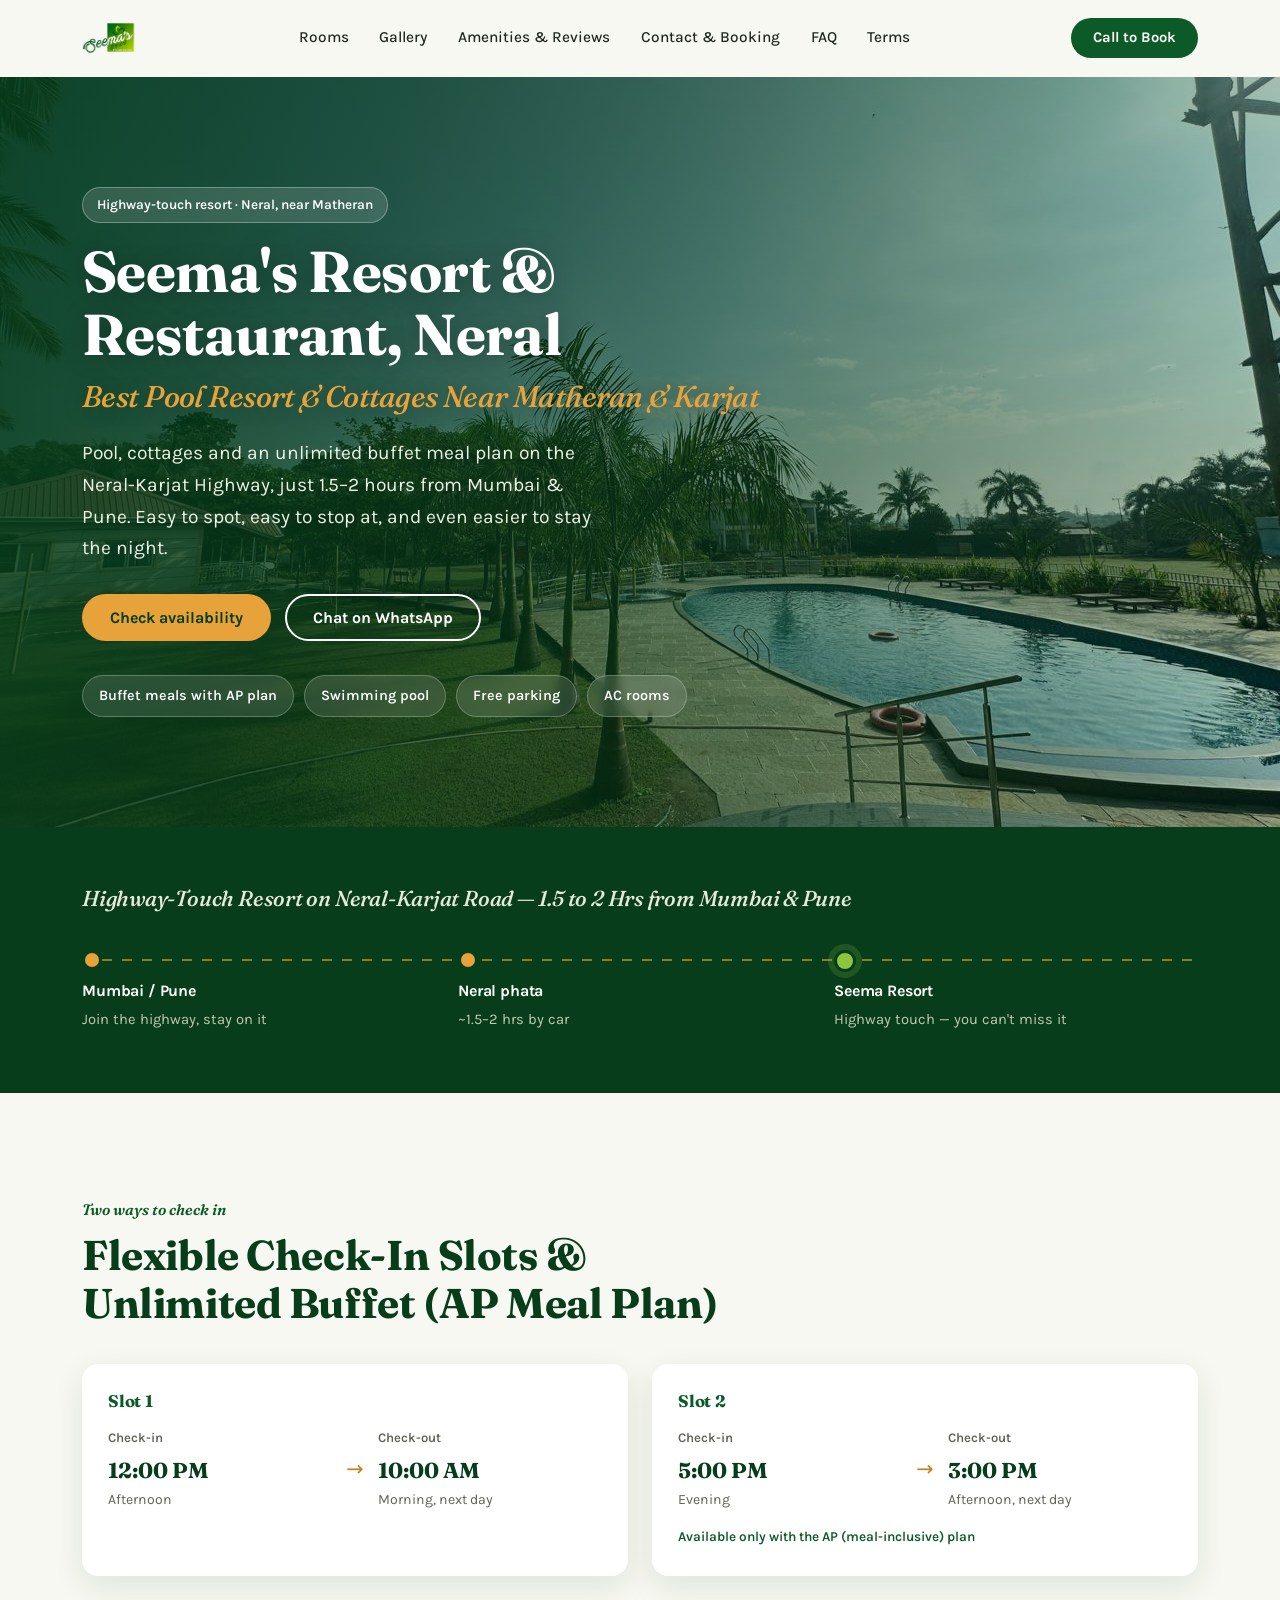
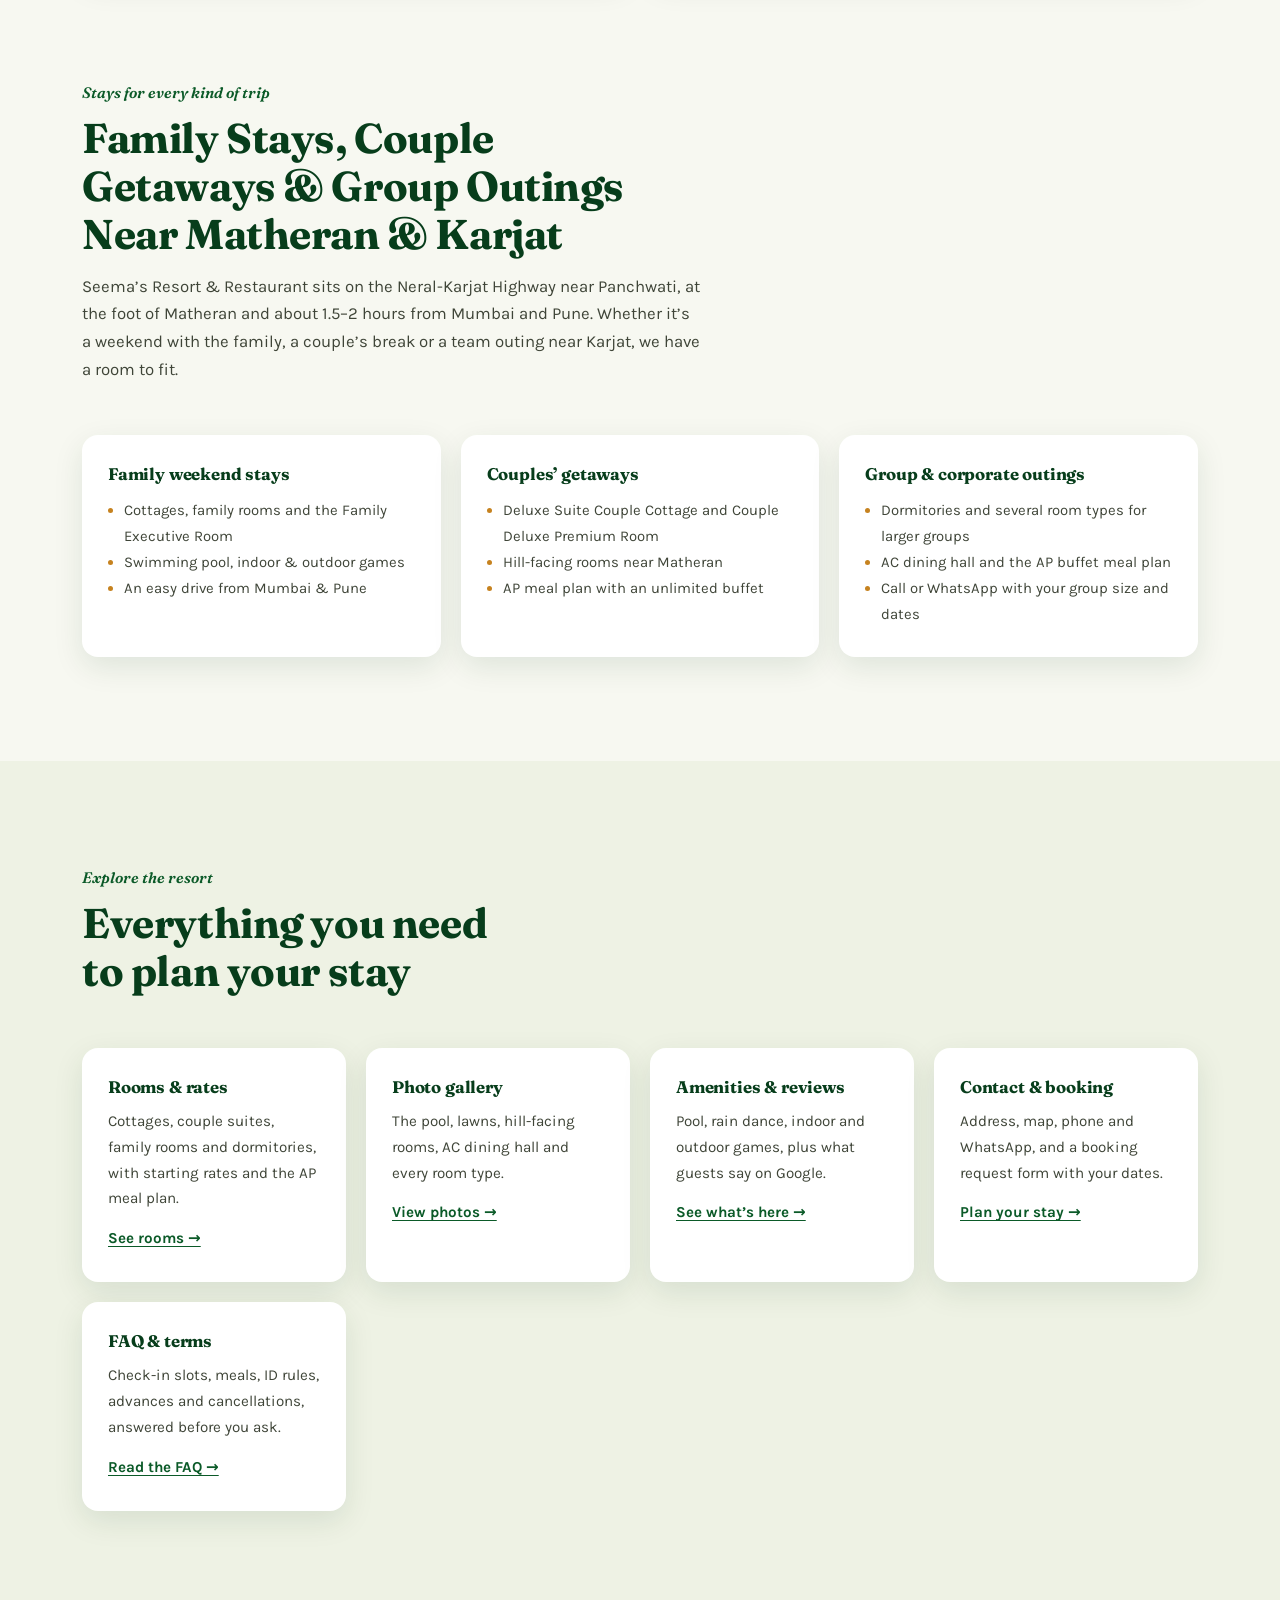
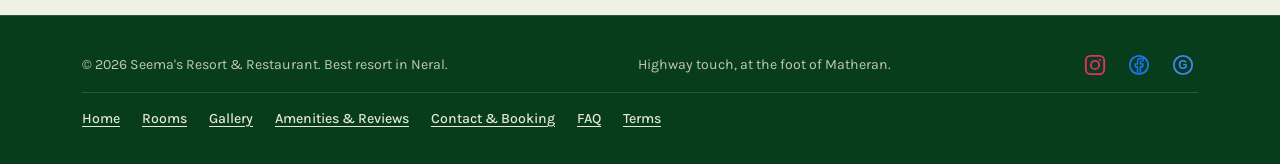
<file: index.html>
<!DOCTYPE html>
<html lang="en-IN">
<head>
<script>
/* Crawler-safe motion flag.
   html.motion is added ONLY for real browsers that allow motion. Crawlers, headless/automated
   browsers and prefers-reduced-motion users never get it, so for them every piece of text stays
   at full opacity from the first paint (no scroll-reveal, no entrance animation). */
(function(){
  var d=document.documentElement; d.classList.add("js");
  var ua=navigator.userAgent||"";
  var bot=/bot|crawl|spider|slurp|google|bing|yandex|baidu|duckduck|lighthouse|pagespeed|headless|prerender|preview/i.test(ua)||navigator.webdriver===true;
  var calm=window.matchMedia&&matchMedia("(prefers-reduced-motion: reduce)").matches;
  if(!bot&&!calm&&"IntersectionObserver" in window)d.classList.add("motion");
})();
</script>
  <!-- Google tag (gtag.js) -->
<script async src="https://www.googletagmanager.com/gtag/js?id=G-0GT1BMGPNV"></script>
<script>
  window.dataLayer = window.dataLayer || [];
  function gtag(){dataLayer.push(arguments);}
  gtag('js', new Date());

  gtag('config', 'G-0GT1BMGPNV');
</script>
<meta charset="UTF-8">
<meta name="viewport" content="width=device-width, initial-scale=1.0">
<meta name="theme-color" content="#0B5A28">
<title>Seema&#x27;s Resort Neral | Best Pool Resort &amp; Cottages Near Matheran &amp; Karjat</title>
<meta name="description" content="Book Seema&#x27;s Resort &amp; Restaurant on Neral-Karjat Highway near Matheran (1.5 hrs from Mumbai &amp; Pune). AC cottages, couple suites, family rooms, dorms, swimming pool, rain dance &amp; unlimited buffet (AP plan).">
<meta name="keywords" content="Seema Resort, resort in Neral, best resort in Neral, resort near Matheran, resort near Mumbai, resort near Pune, highway resort Maharashtra, family resort near Mumbai, couple resort Neral, resort with swimming pool Neral, cottages in Neral, weekend getaway near Mumbai, weekend getaway near Pune, resort with meals included Neral, Matheran hill station resort, budget resort Neral, dormitory resort Maharashtra, resort near Neral railway station, one day picnic spot near Mumbai, resort for family outing Neral">
<meta name="robots" content="index, follow, max-image-preview:large, max-snippet:-1, max-video-preview:-1">
<meta name="author" content="Seema's Resort &amp; Restaurant">
<meta name="geo.region" content="IN-MH">
<meta name="geo.placename" content="Neral, Maharashtra">
<meta name="geo.position" content="19.0112567;73.3265305">
<meta name="ICBM" content="19.0112567, 73.3265305">
<link rel="canonical" href="https://www.seemaresort.in/">

<!-- Open Graph / Facebook, WhatsApp, Instagram link previews -->
<meta property="og:type" content="website">
<meta property="og:site_name" content="Seema's Resort &amp; Restaurant">
<meta property="og:title" content="Seema&#x27;s Resort Neral | Best Pool Resort &amp; Cottages Near Matheran &amp; Karjat">
<meta property="og:description" content="Book Seema&#x27;s Resort &amp; Restaurant on Neral-Karjat Highway near Matheran (1.5 hrs from Mumbai &amp; Pune). AC cottages, couple suites, family rooms, dorms, swimming pool, rain dance &amp; unlimited buffet (AP plan).">
<meta property="og:url" content="https://www.seemaresort.in/">
<meta property="og:image" content="https://www.seemaresort.in/images/og-image.jpg">
<meta property="og:image:width" content="1200">
<meta property="og:image:height" content="630">
<meta property="og:image:alt" content="Swimming pool at Seema&#x27;s Resort &amp; Restaurant, Neral near Matheran &amp; Karjat">
<meta property="og:locale" content="en_IN">

<!-- Twitter Card -->
<meta name="twitter:card" content="summary_large_image">
<meta name="twitter:title" content="Seema&#x27;s Resort Neral | Best Pool Resort &amp; Cottages Near Matheran &amp; Karjat">
<meta name="twitter:description" content="Book Seema&#x27;s Resort &amp; Restaurant on Neral-Karjat Highway near Matheran (1.5 hrs from Mumbai &amp; Pune). AC cottages, couple suites, family rooms, dorms, swimming pool, rain dance &amp; unlimited buffet (AP plan).">
<meta name="twitter:image" content="https://www.seemaresort.in/images/og-image.jpg">

<link rel="preload" as="image" href="images/pool.jpeg" fetchpriority="high">
<link rel="icon" type="image/png" sizes="32x32" href="images/favicon-32.png">
<link rel="apple-touch-icon" href="images/apple-touch-icon.png">
<link rel="preconnect" href="https://fonts.googleapis.com">
<link rel="preconnect" href="https://fonts.gstatic.com" crossorigin>
<link href="https://fonts.googleapis.com/css2?family=Fraunces:ital,opsz,wght@0,9..144,400;0,9..144,600;0,9..144,700;1,9..144,500&family=Karla:wght@400;500;600;700&display=swap" rel="stylesheet">
<link rel="stylesheet" href="css/style.css?v=2026-10-23">

<script type="application/ld+json">
{
  "@context": "https://schema.org",
  "@type": [
    "Resort",
    "LodgingBusiness",
    "Restaurant"
  ],
  "@id": "https://www.seemaresort.in/#resort",
  "name": "Seema's Resort & Restaurant",
  "alternateName": [
    "Seema Resort",
    "Seema's Resort Neral"
  ],
  "description": "Seema's Resort & Restaurant is a highway-touch pool resort in Neral, Maharashtra, on the Neral-Karjat Highway near Panchwati, at the foot of Matheran and 1.5-2 hours from Mumbai and Pune. It offers AC cottages, couple suites, family rooms and dormitories with a swimming pool, rain dance, indoor & outdoor games, an in-house restaurant with an unlimited veg & non-veg buffet on the AP meal plan, and group and corporate outing options.",
  "url": "https://www.seemaresort.in/",
  "logo": "https://www.seemaresort.in/images/LogoMainNoBG.png",
  "telephone": [
    "+91-75594-11323",
    "+91-77458-52323"
  ],
  "email": "contact@seemaresort.in",
  "image": [
    "https://www.seemaresort.in/images/pool.jpeg",
    "https://www.seemaresort.in/images/hillrooms.jpeg",
    "https://www.seemaresort.in/images/hall.jpeg",
    "https://www.seemaresort.in/images/D47.jpeg",
    "https://www.seemaresort.in/images/S1.jpg",
    "https://www.seemaresort.in/images/C2.png",
    "https://www.seemaresort.in/images/201.jpg"
  ],
  "address": {
    "@type": "PostalAddress",
    "streetAddress": "Seema's Resort & Restaurant Near Panchwati, Neral-Karjat Highway",
    "addressLocality": "Neral",
    "addressRegion": "Maharashtra",
    "postalCode": "410101",
    "addressCountry": "IN"
  },
  "geo": {
    "@type": "GeoCoordinates",
    "latitude": 19.0112567,
    "longitude": 73.3265305
  },
  "hasMap": "https://maps.app.goo.gl/tj6RLJuCBuRJt2n1A",
  "priceRange": "₹2800 - ₹7500",
  "currenciesAccepted": "INR",
  "paymentAccepted": "Cash, UPI, Card",
  "servesCuisine": [
    "Indian",
    "Maharashtrian",
    "Vegetarian",
    "Non-Vegetarian Buffet"
  ],
  "areaServed": [
    "Neral",
    "Matheran",
    "Mumbai",
    "Pune",
    "Karjat"
  ],
  "checkinTime": "12:00",
  "checkoutTime": "10:00",
  "petsAllowed": false,
  "sameAs": [
    "https://www.instagram.com/seemas_resort/",
    "https://www.facebook.com/Seemaresort/",
    "https://share.google/HcRE6eb77J1XFDzAg"
  ],
  "amenityFeature": [
    {
      "@type": "LocationFeatureSpecification",
      "name": "Swimming Pool",
      "value": true
    },
    {
      "@type": "LocationFeatureSpecification",
      "name": "Free WiFi",
      "value": true
    },
    {
      "@type": "LocationFeatureSpecification",
      "name": "Free Parking",
      "value": true
    },
    {
      "@type": "LocationFeatureSpecification",
      "name": "AC Rooms",
      "value": true
    },
    {
      "@type": "LocationFeatureSpecification",
      "name": "Meal Plan Available (AP)",
      "value": true
    },
    {
      "@type": "LocationFeatureSpecification",
      "name": "Indoor Games",
      "value": true
    },
    {
      "@type": "LocationFeatureSpecification",
      "name": "Outdoor Games",
      "value": true
    },
    {
      "@type": "LocationFeatureSpecification",
      "name": "AC Dining Hall",
      "value": true
    },
    {
      "@type": "LocationFeatureSpecification",
      "name": "Rain Dance",
      "value": true
    },
    {
      "@type": "LocationFeatureSpecification",
      "name": "Kids' Pool",
      "value": true
    },
    {
      "@type": "LocationFeatureSpecification",
      "name": "Kids' Play Area",
      "value": true
    },
    {
      "@type": "LocationFeatureSpecification",
      "name": "Dormitories for Groups",
      "value": true
    },
    {
      "@type": "LocationFeatureSpecification",
      "name": "Hill-Facing Rooms",
      "value": true
    },
    {
      "@type": "LocationFeatureSpecification",
      "name": "Unlimited Veg & Non-Veg Buffet",
      "value": true
    }
  ],
  "containsPlace": [
    {
      "@type": "HotelRoom",
      "@id": "https://www.seemaresort.in/rooms#room-deluxe-suite-couple-cottage",
      "name": "Deluxe Suite Couple Cottage",
      "description": "Deluxe Suite Couple Cottage at Seema's Resort & Restaurant, Neral. Includes full access to the pool, lawns and games.",
      "image": "https://www.seemaresort.in/images/D47.jpeg",
      "url": "https://www.seemaresort.in/rooms",
      "occupancy": {
        "@type": "QuantitativeValue",
        "value": 2
      }
    },
    {
      "@type": "HotelRoom",
      "@id": "https://www.seemaresort.in/rooms#room-elite-room",
      "name": "Elite Room",
      "description": "Elite Room at Seema's Resort & Restaurant, Neral. Includes full access to the pool, lawns and games.",
      "image": "https://www.seemaresort.in/images/S1.jpg",
      "url": "https://www.seemaresort.in/rooms",
      "occupancy": {
        "@type": "QuantitativeValue",
        "value": 2
      }
    },
    {
      "@type": "HotelRoom",
      "@id": "https://www.seemaresort.in/rooms#room-couple-deluxe-premium-room",
      "name": "Couple Deluxe Premium Room",
      "description": "Couple Deluxe Premium Room at Seema's Resort & Restaurant, Neral. Includes full access to the pool, lawns and games.",
      "image": "https://www.seemaresort.in/images/C2.png",
      "url": "https://www.seemaresort.in/rooms",
      "occupancy": {
        "@type": "QuantitativeValue",
        "value": 2
      }
    },
    {
      "@type": "HotelRoom",
      "@id": "https://www.seemaresort.in/rooms#room-family-executive-room",
      "name": "Family Executive Room",
      "description": "Family Executive Room for up to 4 guests at Seema's Resort & Restaurant, Neral. Includes full access to the pool, lawns and games.",
      "image": "https://www.seemaresort.in/images/201.jpg",
      "url": "https://www.seemaresort.in/rooms",
      "occupancy": {
        "@type": "QuantitativeValue",
        "value": 4
      }
    }
  ],
  "hasOfferCatalog": {
    "@type": "OfferCatalog",
    "name": "Rooms & Rates at Seema's Resort & Restaurant, Neral",
    "itemListElement": [
      {
        "@type": "OfferCatalog",
        "name": "Deluxe Suite Couple Cottage",
        "itemListElement": [
          {
            "@type": "Offer",
            "name": "Deluxe Suite Couple Cottage – AP plan (meals included)",
            "price": 7500,
            "priceCurrency": "INR",
            "url": "https://www.seemaresort.in/rooms",
            "description": "Starting rate per couple on the AP meal plan, including an unlimited veg & non-veg buffet. Rates can change on weekends and holidays.",
            "itemOffered": {
              "@type": "HotelRoom",
              "@id": "https://www.seemaresort.in/rooms#room-deluxe-suite-couple-cottage",
              "name": "Deluxe Suite Couple Cottage"
            }
          },
          {
            "@type": "Offer",
            "name": "Deluxe Suite Couple Cottage – room only",
            "price": 6000,
            "priceCurrency": "INR",
            "url": "https://www.seemaresort.in/rooms",
            "description": "Starting room-only rate per couple. Meals are not included. Rates can change on weekends and holidays.",
            "itemOffered": {
              "@type": "HotelRoom",
              "@id": "https://www.seemaresort.in/rooms#room-deluxe-suite-couple-cottage",
              "name": "Deluxe Suite Couple Cottage"
            }
          }
        ]
      },
      {
        "@type": "OfferCatalog",
        "name": "Elite Room",
        "itemListElement": [
          {
            "@type": "Offer",
            "name": "Elite Room – AP plan (meals included)",
            "price": 5500,
            "priceCurrency": "INR",
            "url": "https://www.seemaresort.in/rooms",
            "description": "Starting rate per couple on the AP meal plan, including an unlimited veg & non-veg buffet. Rates can change on weekends and holidays.",
            "itemOffered": {
              "@type": "HotelRoom",
              "@id": "https://www.seemaresort.in/rooms#room-elite-room",
              "name": "Elite Room"
            }
          },
          {
            "@type": "Offer",
            "name": "Elite Room – room only",
            "price": 4000,
            "priceCurrency": "INR",
            "url": "https://www.seemaresort.in/rooms",
            "description": "Starting room-only rate per couple. Meals are not included. Rates can change on weekends and holidays.",
            "itemOffered": {
              "@type": "HotelRoom",
              "@id": "https://www.seemaresort.in/rooms#room-elite-room",
              "name": "Elite Room"
            }
          }
        ]
      },
      {
        "@type": "OfferCatalog",
        "name": "Couple Deluxe Premium Room",
        "itemListElement": [
          {
            "@type": "Offer",
            "name": "Couple Deluxe Premium Room – AP plan (meals included)",
            "price": 6500,
            "priceCurrency": "INR",
            "url": "https://www.seemaresort.in/rooms",
            "description": "Starting rate per couple on the AP meal plan, including an unlimited veg & non-veg buffet. Rates can change on weekends and holidays.",
            "itemOffered": {
              "@type": "HotelRoom",
              "@id": "https://www.seemaresort.in/rooms#room-couple-deluxe-premium-room",
              "name": "Couple Deluxe Premium Room"
            }
          },
          {
            "@type": "Offer",
            "name": "Couple Deluxe Premium Room – room only",
            "price": 4500,
            "priceCurrency": "INR",
            "url": "https://www.seemaresort.in/rooms",
            "description": "Starting room-only rate per couple. Meals are not included. Rates can change on weekends and holidays.",
            "itemOffered": {
              "@type": "HotelRoom",
              "@id": "https://www.seemaresort.in/rooms#room-couple-deluxe-premium-room",
              "name": "Couple Deluxe Premium Room"
            }
          }
        ]
      },
      {
        "@type": "OfferCatalog",
        "name": "Family Executive Room",
        "itemListElement": [
          {
            "@type": "Offer",
            "name": "Family Executive Room – AP plan (meals included)",
            "price": 2800,
            "priceCurrency": "INR",
            "url": "https://www.seemaresort.in/rooms",
            "description": "Starting rate per person on the AP meal plan, including an unlimited veg & non-veg buffet. Rates can change on weekends and holidays.",
            "itemOffered": {
              "@type": "HotelRoom",
              "@id": "https://www.seemaresort.in/rooms#room-family-executive-room",
              "name": "Family Executive Room"
            }
          },
          {
            "@type": "Offer",
            "name": "Family Executive Room – room only",
            "price": 4500,
            "priceCurrency": "INR",
            "url": "https://www.seemaresort.in/rooms",
            "description": "Starting room-only rate per room. Meals are not included. Rates can change on weekends and holidays.",
            "itemOffered": {
              "@type": "HotelRoom",
              "@id": "https://www.seemaresort.in/rooms#room-family-executive-room",
              "name": "Family Executive Room"
            }
          }
        ]
      }
    ]
  },
  "makesOffer": [
    {
      "@type": "Offer",
      "name": "Deluxe Suite Couple Cottage – AP plan (meals included)",
      "price": 7500,
      "priceCurrency": "INR",
      "url": "https://www.seemaresort.in/rooms",
      "description": "Starting rate per couple on the AP meal plan, including an unlimited veg & non-veg buffet. Rates can change on weekends and holidays.",
      "itemOffered": {
        "@type": "HotelRoom",
        "@id": "https://www.seemaresort.in/rooms#room-deluxe-suite-couple-cottage",
        "name": "Deluxe Suite Couple Cottage"
      }
    },
    {
      "@type": "Offer",
      "name": "Deluxe Suite Couple Cottage – room only",
      "price": 6000,
      "priceCurrency": "INR",
      "url": "https://www.seemaresort.in/rooms",
      "description": "Starting room-only rate per couple. Meals are not included. Rates can change on weekends and holidays.",
      "itemOffered": {
        "@type": "HotelRoom",
        "@id": "https://www.seemaresort.in/rooms#room-deluxe-suite-couple-cottage",
        "name": "Deluxe Suite Couple Cottage"
      }
    },
    {
      "@type": "Offer",
      "name": "Elite Room – AP plan (meals included)",
      "price": 5500,
      "priceCurrency": "INR",
      "url": "https://www.seemaresort.in/rooms",
      "description": "Starting rate per couple on the AP meal plan, including an unlimited veg & non-veg buffet. Rates can change on weekends and holidays.",
      "itemOffered": {
        "@type": "HotelRoom",
        "@id": "https://www.seemaresort.in/rooms#room-elite-room",
        "name": "Elite Room"
      }
    },
    {
      "@type": "Offer",
      "name": "Elite Room – room only",
      "price": 4000,
      "priceCurrency": "INR",
      "url": "https://www.seemaresort.in/rooms",
      "description": "Starting room-only rate per couple. Meals are not included. Rates can change on weekends and holidays.",
      "itemOffered": {
        "@type": "HotelRoom",
        "@id": "https://www.seemaresort.in/rooms#room-elite-room",
        "name": "Elite Room"
      }
    },
    {
      "@type": "Offer",
      "name": "Couple Deluxe Premium Room – AP plan (meals included)",
      "price": 6500,
      "priceCurrency": "INR",
      "url": "https://www.seemaresort.in/rooms",
      "description": "Starting rate per couple on the AP meal plan, including an unlimited veg & non-veg buffet. Rates can change on weekends and holidays.",
      "itemOffered": {
        "@type": "HotelRoom",
        "@id": "https://www.seemaresort.in/rooms#room-couple-deluxe-premium-room",
        "name": "Couple Deluxe Premium Room"
      }
    },
    {
      "@type": "Offer",
      "name": "Couple Deluxe Premium Room – room only",
      "price": 4500,
      "priceCurrency": "INR",
      "url": "https://www.seemaresort.in/rooms",
      "description": "Starting room-only rate per couple. Meals are not included. Rates can change on weekends and holidays.",
      "itemOffered": {
        "@type": "HotelRoom",
        "@id": "https://www.seemaresort.in/rooms#room-couple-deluxe-premium-room",
        "name": "Couple Deluxe Premium Room"
      }
    },
    {
      "@type": "Offer",
      "name": "Family Executive Room – AP plan (meals included)",
      "price": 2800,
      "priceCurrency": "INR",
      "url": "https://www.seemaresort.in/rooms",
      "description": "Starting rate per person on the AP meal plan, including an unlimited veg & non-veg buffet. Rates can change on weekends and holidays.",
      "itemOffered": {
        "@type": "HotelRoom",
        "@id": "https://www.seemaresort.in/rooms#room-family-executive-room",
        "name": "Family Executive Room"
      }
    },
    {
      "@type": "Offer",
      "name": "Family Executive Room – room only",
      "price": 4500,
      "priceCurrency": "INR",
      "url": "https://www.seemaresort.in/rooms",
      "description": "Starting room-only rate per room. Meals are not included. Rates can change on weekends and holidays.",
      "itemOffered": {
        "@type": "HotelRoom",
        "@id": "https://www.seemaresort.in/rooms#room-family-executive-room",
        "name": "Family Executive Room"
      }
    }
  ]
}
</script>
</head>
<body>
<a class="skip-link" href="#main">Skip to content</a>

<header class="site">
  <div class="wrap nav">
    <a href="./" class="brand-logo"><img src="images/LogoMainNoBG.png" alt="Seema's Resort &amp; Restaurant, Neral" class="logo-img" width="500" height="500" fetchpriority="high"></a>
    <nav class="links" id="navLinks" aria-label="Primary">
      <a href="./" class="nav-home">Home</a>
      <a href="rooms">Rooms</a>
      <a href="gallery">Gallery</a>
      <a href="amenities-reviews">Amenities &amp; Reviews</a>
      <a href="contact-booking">Contact &amp; Booking</a>
      <a href="faq">FAQ</a>
      <a href="terms">Terms</a>
    </nav>
    <div class="nav-actions">
      <a class="call-btn" href="tel:+917559411323">Call to Book</a>
      <button type="button" class="menu-toggle" id="menuToggle" aria-label="Toggle menu" aria-controls="navLinks" aria-expanded="false">&#9776;</button>
    </div>
  </div>
</header>

<main id="main">
<section class="hero" id="top">
  <div class="hero-inner wrap">
    <div>
      <div class="eyebrow-line">Highway-touch resort · Neral, near Matheran</div>
      <h1>Seema's Resort &amp; Restaurant, Neral<br><i>Best Pool Resort &amp; Cottages Near Matheran &amp; Karjat</i></h1>
      <p class="lede">Pool, cottages and an unlimited buffet meal plan on the Neral-Karjat Highway, just 1.5&ndash;2 hours from Mumbai &amp; Pune. Easy to spot, easy to stop at, and even easier to stay the night.</p>
      <div class="hero-ctas">
        <a class="btn-primary" href="contact-booking#book">Check availability</a>
        <a class="btn-ghost" href="https://wa.me/917559411323?text=Hi%20Seema%20Resort%2C%20I%27d%20like%20to%20check%20availability." target="_blank" rel="noopener">Chat on WhatsApp</a>
      </div>
      <ul class="hero-chips">
        <li>Buffet meals with AP plan</li><li>Swimming pool</li><li>Free parking</li><li>AC rooms</li>
      </ul>
    </div>
  </div>
</section>

<section class="route">
  <div class="wrap">
    <h2 class="route-head">Highway-Touch Resort on Neral-Karjat Road — 1.5 to 2 Hrs from Mumbai &amp; Pune</h2>
    <div class="route-track">
      <div class="stop">
        <h3>Mumbai / Pune</h3>
        <span>Join the highway, stay on it</span>
      </div>
      <div class="stop">
        <h3>Neral phata</h3>
        <span>~1.5–2 hrs by car</span>
      </div>
      <div class="stop here">
        <h3>Seema Resort</h3>
        <span>Highway touch — you can't miss it</span>
      </div>
    </div>
  </div>
</section>

<section class="section section--flush-bottom" id="timings">
  <div class="wrap">
    <div class="section-head section-head--compact">
      <div class="kicker">Two ways to check in</div>
      <h2>Flexible Check-In Slots &amp; Unlimited Buffet (AP Meal Plan)</h2>
    </div>
    <div class="slot-grid">
      <div class="slot-card">
        <h3>Slot 1</h3>
        <div class="slot-flow">
          <div class="slot-point">
            <div class="label">Check-in</div>
            <div class="time">12:00 PM</div>
            <div class="part">Afternoon</div>
          </div>
          <div class="slot-arrow">&#8594;</div>
          <div class="slot-point">
            <div class="label">Check-out</div>
            <div class="time">10:00 AM</div>
            <div class="part">Morning, next day</div>
          </div>
        </div>
      </div>
      <div class="slot-card">
        <h3>Slot 2</h3>
        <div class="slot-flow">
          <div class="slot-point">
            <div class="label">Check-in</div>
            <div class="time">5:00 PM</div>
            <div class="part">Evening</div>
          </div>
          <div class="slot-arrow">&#8594;</div>
          <div class="slot-point">
            <div class="label">Check-out</div>
            <div class="time">3:00 PM</div>
            <div class="part">Afternoon, next day</div>
          </div>
        </div>
        <p class="slot-note">Available only with the AP (meal-inclusive) plan</p>
      </div>
    </div>
  </div>
</section>

<section class="section" id="stays">
  <div class="wrap">
    <div class="section-head">
      <div class="kicker">Stays for every kind of trip</div>
      <h2>Family Stays, Couple Getaways &amp; Group Outings Near Matheran &amp; Karjat</h2>
      <p class="rooms-note">Seema&rsquo;s Resort &amp; Restaurant sits on the Neral-Karjat Highway near Panchwati, at the foot of Matheran and about 1.5&ndash;2 hours from Mumbai and Pune. Whether it&rsquo;s a weekend with the family, a couple&rsquo;s break or a team outing near Karjat, we have a room to fit.</p>
    </div>
  </div>
  <div class="info-grid wrap">
    <div class="info-card">
      <h3>Family weekend stays</h3>
      <ul>
        <li>Cottages, family rooms and the Family Executive Room</li>
        <li>Swimming pool, indoor &amp; outdoor games</li>
        <li>An easy drive from Mumbai &amp; Pune</li>
      </ul>
    </div>
    <div class="info-card">
      <h3>Couples&rsquo; getaways</h3>
      <ul>
        <li>Deluxe Suite Couple Cottage and Couple Deluxe Premium Room</li>
        <li>Hill-facing rooms near Matheran</li>
        <li>AP meal plan with an unlimited buffet</li>
      </ul>
    </div>
    <div class="info-card">
      <h3>Group &amp; corporate outings</h3>
      <ul>
        <li>Dormitories and several room types for larger groups</li>
        <li>AC dining hall and the AP buffet meal plan</li>
        <li>Call or WhatsApp with your group size and dates</li>
      </ul>
    </div>
  </div>
</section>

<section class="section section--soft" id="explore">
  <div class="wrap">
    <div class="section-head">
      <div class="kicker">Explore the resort</div>
      <h2>Everything you need to plan your stay</h2>
    </div>
  </div>
  <div class="info-grid wrap">
    <div class="info-card"><h3>Rooms &amp; rates</h3><p>Cottages, couple suites, family rooms and dormitories, with starting rates and the AP meal plan.</p><a class="card-link" href="rooms">See rooms &rarr;</a></div>
    <div class="info-card"><h3>Photo gallery</h3><p>The pool, lawns, hill-facing rooms, AC dining hall and every room type.</p><a class="card-link" href="gallery">View photos &rarr;</a></div>
    <div class="info-card"><h3>Amenities &amp; reviews</h3><p>Pool, rain dance, indoor and outdoor games, plus what guests say on Google.</p><a class="card-link" href="amenities-reviews">See what&rsquo;s here &rarr;</a></div>
    <div class="info-card"><h3>Contact &amp; booking</h3><p>Address, map, phone and WhatsApp, and a booking request form with your dates.</p><a class="card-link" href="contact-booking">Plan your stay &rarr;</a></div>
    <div class="info-card"><h3>FAQ &amp; terms</h3><p>Check-in slots, meals, ID rules, advances and cancellations, answered before you ask.</p><a class="card-link" href="faq">Read the FAQ &rarr;</a></div>
  </div>
</section>
</main>

<footer>
  <div class="wrap">
    <span>© <span id="year"></span> Seema's Resort &amp; Restaurant. Best resort in Neral.</span>
    <span>Highway touch, at the foot of Matheran.</span>
    <span class="footer-social">
      <a href="https://www.instagram.com/seemas_resort/" target="_blank" rel="noopener" aria-label="Seema Resort on Instagram">
        <svg width="22" height="22" viewBox="0 0 24 24" fill="none" xmlns="http://www.w3.org/2000/svg">
          <rect x="2" y="2" width="20" height="20" rx="5" stroke="#E1306C" stroke-width="2"/>
          <circle cx="12" cy="12" r="4.5" stroke="#E1306C" stroke-width="2"/>
          <circle cx="17.4" cy="6.6" r="1.2" fill="#E1306C"/>
        </svg>
      </a>
      <a href="https://www.facebook.com/Seemaresort/" target="_blank" rel="noopener" aria-label="Seema Resort on Facebook">
        <svg width="22" height="22" viewBox="0 0 24 24" fill="none" xmlns="http://www.w3.org/2000/svg">
          <circle cx="12" cy="12" r="10" stroke="#1877F2" stroke-width="2"/>
          <path d="M13.5 21.8V13.9H16L16.4 10.9H13.5V9C13.5 8.1 13.7 7.5 15 7.5H16.5V4.8C16.2 4.8 15.3 4.7 14.2 4.7C11.9 4.7 10.4 6.1 10.4 8.7V10.9H7.9V13.9H10.4V21.8" stroke="#1877F2" stroke-width="1.6" stroke-linejoin="round"/>
        </svg>
      </a>
      <a href="https://share.google/HcRE6eb77J1XFDzAg" target="_blank" rel="noopener" aria-label="Seema Resort on Google">
        <svg width="22" height="22" viewBox="0 0 24 24" fill="none" xmlns="http://www.w3.org/2000/svg">
          <circle cx="12" cy="12" r="10" stroke="#4285F4" stroke-width="2"/>
          <text x="12" y="16.5" text-anchor="middle" font-family="Arial,sans-serif" font-size="13" font-weight="700" fill="#4285F4">G</text>
        </svg>
      </a>
    </span>
    <nav class="footer-nav" aria-label="Footer">
      <a href="./">Home</a>
      <a href="rooms">Rooms</a>
      <a href="gallery">Gallery</a>
      <a href="amenities-reviews">Amenities &amp; Reviews</a>
      <a href="contact-booking">Contact &amp; Booking</a>
      <a href="faq">FAQ</a>
      <a href="terms">Terms</a>
    </nav>
  </div>
</footer>

<nav class="mobile-bar" aria-label="Quick contact">
  <a class="c" href="tel:+917559411323">Call now</a>
  <a class="c2" href="tel:+917745852323">Call us</a>
  <a class="w" href="https://wa.me/917559411323?text=Hi%20Seema%20Resort%2C%20I%27d%20like%20to%20check%20availability." target="_blank" rel="noopener">WhatsApp</a>
</nav>

<script src="js/main.js?v=2026-10-23" defer></script>
</body>
</html>
</file>
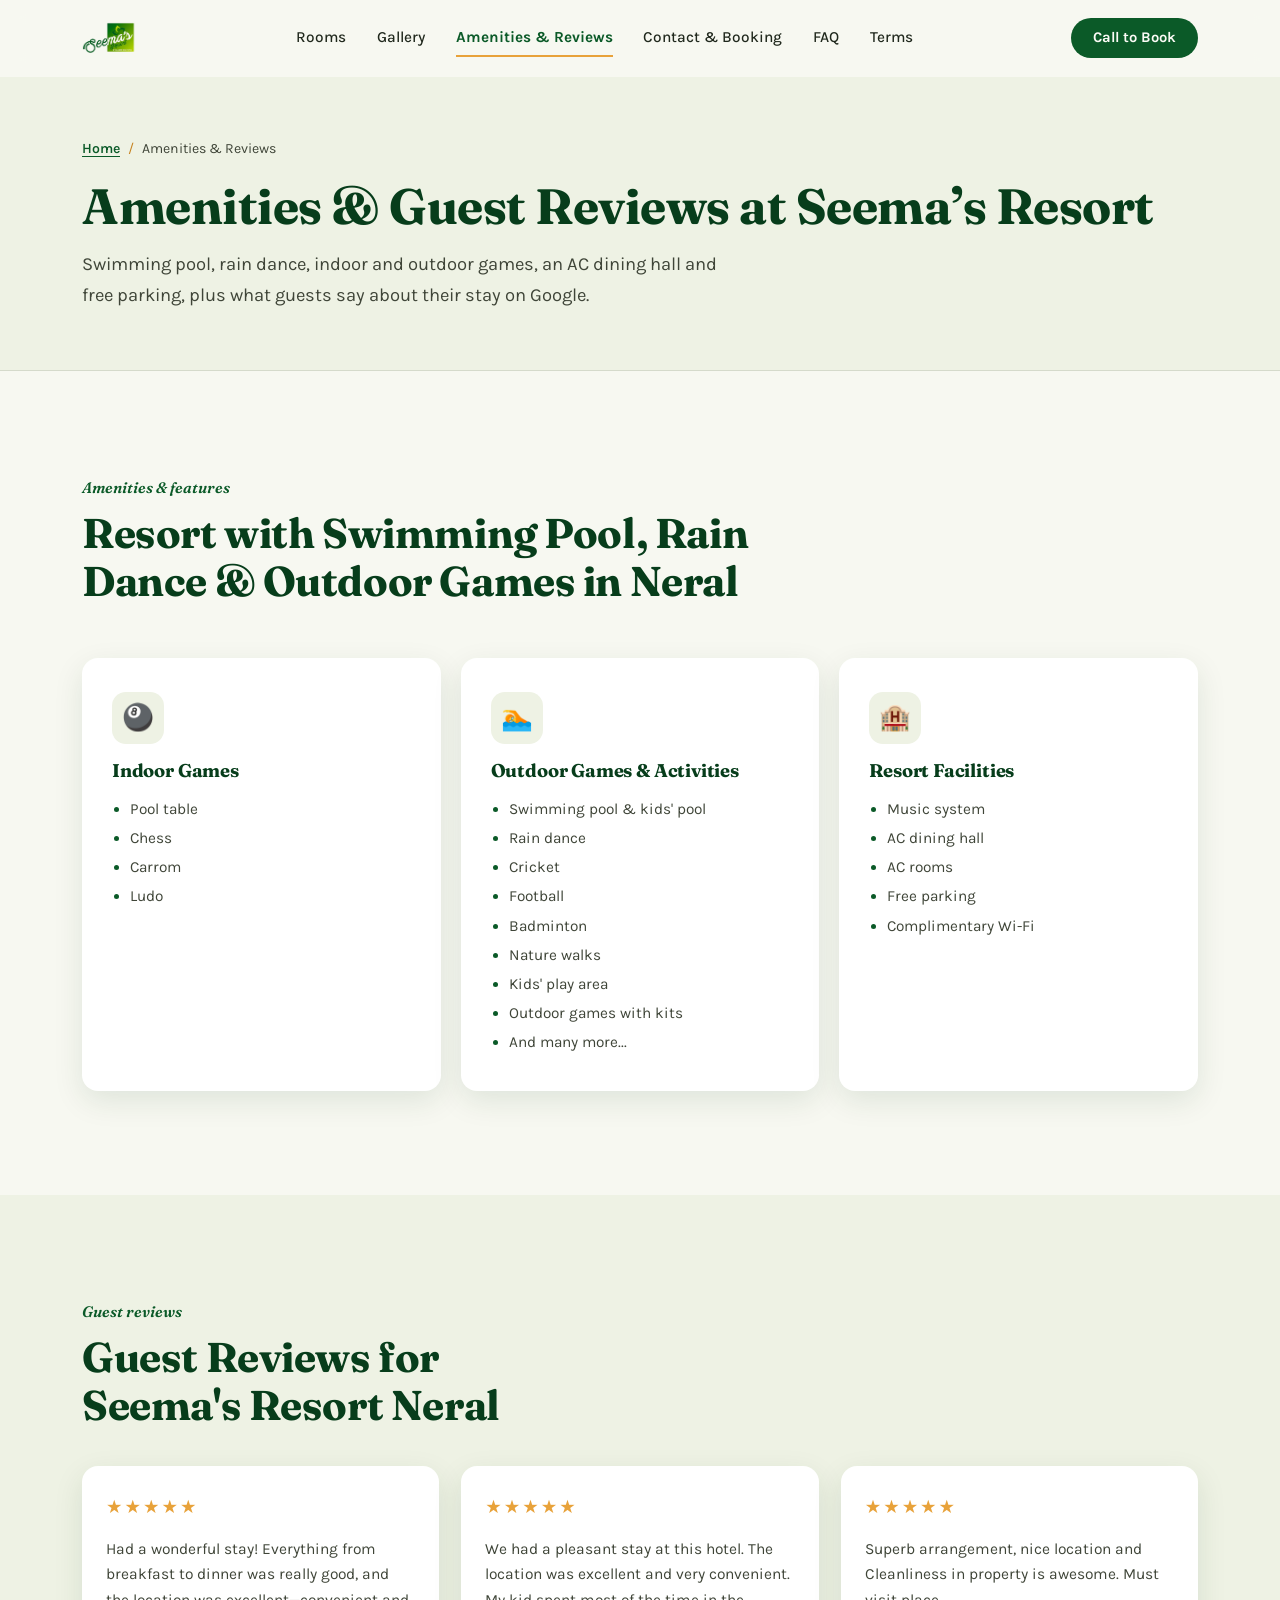
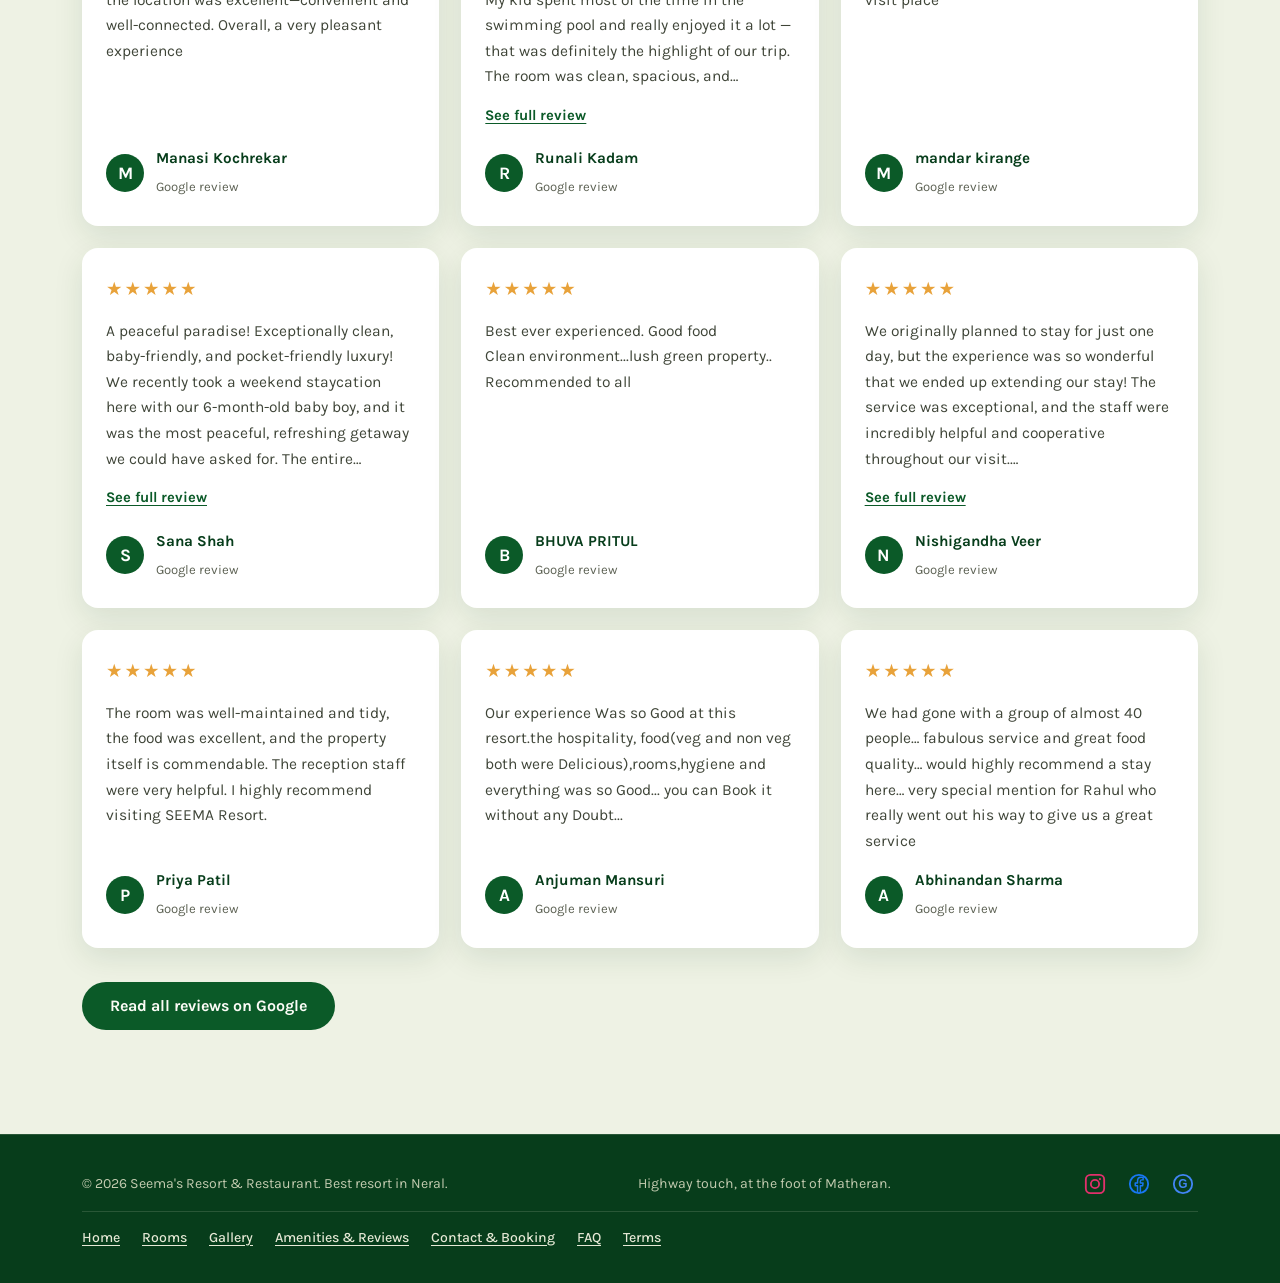
<file: amenities-reviews.html>
<!DOCTYPE html>
<html lang="en-IN">
<head>
<script>
/* Crawler-safe motion flag.
   html.motion is added ONLY for real browsers that allow motion. Crawlers, headless/automated
   browsers and prefers-reduced-motion users never get it, so for them every piece of text stays
   at full opacity from the first paint (no scroll-reveal, no entrance animation). */
(function(){
  var d=document.documentElement; d.classList.add("js");
  var ua=navigator.userAgent||"";
  var bot=/bot|crawl|spider|slurp|google|bing|yandex|baidu|duckduck|lighthouse|pagespeed|headless|prerender|preview/i.test(ua)||navigator.webdriver===true;
  var calm=window.matchMedia&&matchMedia("(prefers-reduced-motion: reduce)").matches;
  if(!bot&&!calm&&"IntersectionObserver" in window)d.classList.add("motion");
})();
</script>
  <!-- Google tag (gtag.js) -->
<script async src="https://www.googletagmanager.com/gtag/js?id=G-0GT1BMGPNV"></script>
<script>
  window.dataLayer = window.dataLayer || [];
  function gtag(){dataLayer.push(arguments);}
  gtag('js', new Date());

  gtag('config', 'G-0GT1BMGPNV');
</script>
<meta charset="UTF-8">
<meta name="viewport" content="width=device-width, initial-scale=1.0">
<meta name="theme-color" content="#0B5A28">
<title>Amenities &amp; Guest Reviews | Seema&#x27;s Resort Neral near Matheran</title>
<meta name="description" content="Swimming pool, rain dance, games, AC dining hall and free parking at Seema&#x27;s Resort, Neral, plus 5-star Google reviews from families, couples and groups.">
<meta name="robots" content="index, follow, max-image-preview:large, max-snippet:-1, max-video-preview:-1">
<meta name="author" content="Seema's Resort &amp; Restaurant">
<meta name="geo.region" content="IN-MH">
<meta name="geo.placename" content="Neral, Maharashtra">
<meta name="geo.position" content="19.0112567;73.3265305">
<meta name="ICBM" content="19.0112567, 73.3265305">
<link rel="canonical" href="https://www.seemaresort.in/amenities-reviews">

<!-- Open Graph / Facebook, WhatsApp, Instagram link previews -->
<meta property="og:type" content="website">
<meta property="og:site_name" content="Seema's Resort &amp; Restaurant">
<meta property="og:title" content="Amenities &amp; Guest Reviews | Seema&#x27;s Resort Neral near Matheran">
<meta property="og:description" content="Swimming pool, rain dance, games, AC dining hall and free parking at Seema&#x27;s Resort, Neral, plus 5-star Google reviews from families, couples and groups.">
<meta property="og:url" content="https://www.seemaresort.in/amenities-reviews">
<meta property="og:image" content="https://www.seemaresort.in/images/og-image.jpg">
<meta property="og:image:width" content="1200">
<meta property="og:image:height" content="630">
<meta property="og:image:alt" content="Swimming pool at Seema&#x27;s Resort &amp; Restaurant, Neral near Matheran &amp; Karjat">
<meta property="og:locale" content="en_IN">

<!-- Twitter Card -->
<meta name="twitter:card" content="summary_large_image">
<meta name="twitter:title" content="Amenities &amp; Guest Reviews | Seema&#x27;s Resort Neral near Matheran">
<meta name="twitter:description" content="Swimming pool, rain dance, games, AC dining hall and free parking at Seema&#x27;s Resort, Neral, plus 5-star Google reviews from families, couples and groups.">
<meta name="twitter:image" content="https://www.seemaresort.in/images/og-image.jpg">

<link rel="icon" type="image/png" sizes="32x32" href="images/favicon-32.png">
<link rel="apple-touch-icon" href="images/apple-touch-icon.png">
<link rel="preconnect" href="https://fonts.googleapis.com">
<link rel="preconnect" href="https://fonts.gstatic.com" crossorigin>
<link href="https://fonts.googleapis.com/css2?family=Fraunces:ital,opsz,wght@0,9..144,400;0,9..144,600;0,9..144,700;1,9..144,500&family=Karla:wght@400;500;600;700&display=swap" rel="stylesheet">
<link rel="stylesheet" href="css/style.css?v=2026-10-23">

<script type="application/ld+json">
{
  "@context": "https://schema.org",
  "@type": [
    "Resort",
    "LodgingBusiness",
    "Restaurant"
  ],
  "@id": "https://www.seemaresort.in/#resort",
  "name": "Seema's Resort & Restaurant",
  "url": "https://www.seemaresort.in/",
  "amenityFeature": [
    {
      "@type": "LocationFeatureSpecification",
      "name": "Swimming Pool",
      "value": true
    },
    {
      "@type": "LocationFeatureSpecification",
      "name": "Free WiFi",
      "value": true
    },
    {
      "@type": "LocationFeatureSpecification",
      "name": "Free Parking",
      "value": true
    },
    {
      "@type": "LocationFeatureSpecification",
      "name": "AC Rooms",
      "value": true
    },
    {
      "@type": "LocationFeatureSpecification",
      "name": "Meal Plan Available (AP)",
      "value": true
    },
    {
      "@type": "LocationFeatureSpecification",
      "name": "Indoor Games",
      "value": true
    },
    {
      "@type": "LocationFeatureSpecification",
      "name": "Outdoor Games",
      "value": true
    },
    {
      "@type": "LocationFeatureSpecification",
      "name": "AC Dining Hall",
      "value": true
    },
    {
      "@type": "LocationFeatureSpecification",
      "name": "Rain Dance",
      "value": true
    },
    {
      "@type": "LocationFeatureSpecification",
      "name": "Kids' Pool",
      "value": true
    },
    {
      "@type": "LocationFeatureSpecification",
      "name": "Kids' Play Area",
      "value": true
    },
    {
      "@type": "LocationFeatureSpecification",
      "name": "Dormitories for Groups",
      "value": true
    },
    {
      "@type": "LocationFeatureSpecification",
      "name": "Hill-Facing Rooms",
      "value": true
    },
    {
      "@type": "LocationFeatureSpecification",
      "name": "Unlimited Veg & Non-Veg Buffet",
      "value": true
    }
  ],
  "review": [
    {
      "@type": "Review",
      "author": {
        "@type": "Person",
        "name": "Manasi Kochrekar"
      },
      "reviewRating": {
        "@type": "Rating",
        "ratingValue": 5,
        "bestRating": 5,
        "worstRating": 1
      },
      "reviewBody": "Had a wonderful stay! Everything from breakfast to dinner was really good, and the location was excellent—convenient and well-connected. Overall, a very pleasant experience"
    },
    {
      "@type": "Review",
      "author": {
        "@type": "Person",
        "name": "Runali Kadam"
      },
      "reviewRating": {
        "@type": "Rating",
        "ratingValue": 5,
        "bestRating": 5,
        "worstRating": 1
      },
      "reviewBody": "We had a pleasant stay at this hotel. The location was excellent and very convenient. My kid spent most of the time in the swimming pool and really enjoyed it a lot — that was definitely the highlight of our trip. The room was clean, spacious, and comfortable, which made our stay relaxing. We didn't try the food, so we can't comment on that part. Overall, the staff was courteous and the atmosphere was nice and family-friendly. We had a great experience and would consider staying here again."
    },
    {
      "@type": "Review",
      "author": {
        "@type": "Person",
        "name": "mandar kirange"
      },
      "reviewRating": {
        "@type": "Rating",
        "ratingValue": 5,
        "bestRating": 5,
        "worstRating": 1
      },
      "reviewBody": "Superb arrangement, nice location and Cleanliness in property is awesome. Must visit place"
    },
    {
      "@type": "Review",
      "author": {
        "@type": "Person",
        "name": "Sana Shah"
      },
      "reviewRating": {
        "@type": "Rating",
        "ratingValue": 5,
        "bestRating": 5,
        "worstRating": 1
      },
      "reviewBody": "A peaceful paradise! Exceptionally clean, baby-friendly, and pocket-friendly luxury! We recently took a weekend staycation here with our 6-month-old baby boy, and it was the most peaceful, refreshing getaway we could have asked for. The entire property is surrounded by beautiful, lush green gardens, creating an incredibly calm and tranquil atmosphere.For parents traveling with an infant, cleanliness is the top priority. We were so impressed by how spotless and hygienic the rooms were. The environment was safe, clean, and extremely comfortable for our baby, which allowed us to relax with total peace of mind.The food was another major highlight. The resort offers multiple dining options, and every single meal was delicious, fresh, and full of variety.What truly sets this resort apart is the outstanding hospitality. The staff is incredibly cooperative, supportive, and thoughtful. They anticipated our needs as parents, took care of every little necessity for our baby, and made us feel genuinely pampered. Despite offering top-notch, luxurious amenities that give you a completely relaxing and mind-refreshing vibe, the pricing is surprisingly pocket-friendly and budget-friendly.It is the ultimate destination for a stress-free family staycation. We will definitely be back!"
    },
    {
      "@type": "Review",
      "author": {
        "@type": "Person",
        "name": "BHUVA PRITUL"
      },
      "reviewRating": {
        "@type": "Rating",
        "ratingValue": 5,
        "bestRating": 5,
        "worstRating": 1
      },
      "reviewBody": "Best ever experienced. Good food Clean environment...lush green property.. Recommended to all"
    },
    {
      "@type": "Review",
      "author": {
        "@type": "Person",
        "name": "Nishigandha Veer"
      },
      "reviewRating": {
        "@type": "Rating",
        "ratingValue": 5,
        "bestRating": 5,
        "worstRating": 1
      },
      "reviewBody": "We originally planned to stay for just one day, but the experience was so wonderful that we ended up extending our stay! The service was exceptional, and the staff were incredibly helpful and cooperative throughout our visit. The resort has a beautiful ambience and is completely surrounded by lush greenery, making it the perfect escape. It's a fantastic place to spend quality time with family and friends. Highly recommended!"
    },
    {
      "@type": "Review",
      "author": {
        "@type": "Person",
        "name": "Priya Patil"
      },
      "reviewRating": {
        "@type": "Rating",
        "ratingValue": 5,
        "bestRating": 5,
        "worstRating": 1
      },
      "reviewBody": "The room was well-maintained and tidy, the food was excellent, and the property itself is commendable. The reception staff were very helpful. I highly recommend visiting SEEMA Resort."
    },
    {
      "@type": "Review",
      "author": {
        "@type": "Person",
        "name": "Anjuman Mansuri"
      },
      "reviewRating": {
        "@type": "Rating",
        "ratingValue": 5,
        "bestRating": 5,
        "worstRating": 1
      },
      "reviewBody": "Our experience Was so Good at this resort.the hospitality, food(veg and non veg both were Delicious),rooms,hygiene and everything was so Good... you can Book it without any Doubt..."
    },
    {
      "@type": "Review",
      "author": {
        "@type": "Person",
        "name": "Abhinandan Sharma"
      },
      "reviewRating": {
        "@type": "Rating",
        "ratingValue": 5,
        "bestRating": 5,
        "worstRating": 1
      },
      "reviewBody": "We had gone with a group of almost 40 people… fabulous service and great food quality… would highly recommend a stay here… very special mention for Rahul who really went out his way to give us a great service"
    }
  ]
}
</script>
<script type="application/ld+json">
{
  "@context": "https://schema.org",
  "@type": "BreadcrumbList",
  "itemListElement": [
    {
      "@type": "ListItem",
      "position": 1,
      "name": "Home",
      "item": "https://www.seemaresort.in/"
    },
    {
      "@type": "ListItem",
      "position": 2,
      "name": "Amenities & Reviews",
      "item": "https://www.seemaresort.in/amenities-reviews"
    }
  ]
}
</script>
</head>
<body>
<a class="skip-link" href="#main">Skip to content</a>

<header class="site">
  <div class="wrap nav">
    <a href="./" class="brand-logo"><img src="images/LogoMainNoBG.png" alt="Seema's Resort &amp; Restaurant, Neral" class="logo-img" width="500" height="500" fetchpriority="high"></a>
    <nav class="links" id="navLinks" aria-label="Primary">
      <a href="./" class="nav-home">Home</a>
      <a href="rooms">Rooms</a>
      <a href="gallery">Gallery</a>
      <a href="amenities-reviews" aria-current="page">Amenities &amp; Reviews</a>
      <a href="contact-booking">Contact &amp; Booking</a>
      <a href="faq">FAQ</a>
      <a href="terms">Terms</a>
    </nav>
    <div class="nav-actions">
      <a class="call-btn" href="tel:+917559411323">Call to Book</a>
      <button type="button" class="menu-toggle" id="menuToggle" aria-label="Toggle menu" aria-controls="navLinks" aria-expanded="false">&#9776;</button>
    </div>
  </div>
</header>

<main id="main">
<section class="page-hero">
  <div class="wrap">
    <nav class="crumbs" aria-label="Breadcrumb"><ol><li><a href="./">Home</a></li><li aria-current="page">Amenities &amp; Reviews</li></ol></nav>
    <h1>Amenities &amp; Guest Reviews at Seema&rsquo;s Resort</h1>
    <p class="lede">Swimming pool, rain dance, indoor and outdoor games, an AC dining hall and free parking, plus what guests say about their stay on Google.</p>
  </div>
</section>

<section class="section" id="amenities">
  <div class="wrap">
    <div class="section-head">
      <div class="kicker">Amenities &amp; features</div>
      <h2>Resort with Swimming Pool, Rain Dance &amp; Outdoor Games in Neral</h2>
    </div>
  </div>
  <div class="amenities-grid wrap">
    <div class="amenity-card">
      <h3>Indoor Games</h3>
      <ul>
        <li>Pool table</li>
        <li>Chess</li>
        <li>Carrom</li>
        <li>Ludo</li>
      </ul>
    </div>
    <div class="amenity-card">
      <h3>Outdoor Games &amp; Activities</h3>
      <ul>
        <li>Swimming pool &amp; kids' pool</li>
        <li>Rain dance</li>
        <li>Cricket</li>
        <li>Football</li>
        <li>Badminton</li>
        <li>Nature walks</li>
        <li>Kids' play area</li>
        <li>Outdoor games with kits</li>
        <li>And many more...</li>
      </ul>
    </div>
    <div class="amenity-card">
      <h3>Resort Facilities</h3>
      <ul>
        <li>Music system</li>
        <li>AC dining hall</li>
        <li>AC rooms</li>
        <li>Free parking</li>
        <li>Complimentary Wi-Fi</li>
      </ul>
    </div>
  </div>
</section>

<section class="section section--soft" id="reviews">
  <div class="wrap">
    <div class="section-head section-head--compact">
      <div class="kicker">Guest reviews</div>
      <h2>Guest Reviews for Seema's Resort Neral</h2>
    </div>
    <div class="rev-grid">
      <figure class="rev-card">
        <div class="rev-stars" aria-label="5 out of 5 stars">&#9733;&#9733;&#9733;&#9733;&#9733;</div>
        <blockquote>Had a wonderful stay! Everything from breakfast to dinner was really good, and the location was excellent—convenient and well-connected. Overall, a very pleasant experience</blockquote>
        <figcaption><span class="rev-av">M</span><span><strong>Manasi Kochrekar</strong><small>Google review</small></span></figcaption>
      </figure>
      <figure class="rev-card">
        <div class="rev-stars" aria-label="5 out of 5 stars">&#9733;&#9733;&#9733;&#9733;&#9733;</div>
        <blockquote>We had a pleasant stay at this hotel. The location was excellent and very convenient. My kid spent most of the time in the swimming pool and really enjoyed it a lot — that was definitely the highlight of our trip. The room was clean, spacious, and comfortable, which made our stay relaxing. We didn't try the food, so we can't comment on that part. Overall, the staff was courteous and the atmosphere was nice and family-friendly. We had a great experience and would consider staying here again.</blockquote>
        <figcaption><span class="rev-av">R</span><span><strong>Runali Kadam</strong><small>Google review</small></span></figcaption>
      </figure>
      <figure class="rev-card">
        <div class="rev-stars" aria-label="5 out of 5 stars">&#9733;&#9733;&#9733;&#9733;&#9733;</div>
        <blockquote>Superb arrangement, nice location and Cleanliness in property is awesome. Must visit place</blockquote>
        <figcaption><span class="rev-av">M</span><span><strong>mandar kirange</strong><small>Google review</small></span></figcaption>
      </figure>
      <figure class="rev-card">
        <div class="rev-stars" aria-label="5 out of 5 stars">&#9733;&#9733;&#9733;&#9733;&#9733;</div>
        <blockquote>A peaceful paradise! Exceptionally clean, baby-friendly, and pocket-friendly luxury! We recently took a weekend staycation here with our 6-month-old baby boy, and it was the most peaceful, refreshing getaway we could have asked for. The entire property is surrounded by beautiful, lush green gardens, creating an incredibly calm and tranquil atmosphere.For parents traveling with an infant, cleanliness is the top priority. We were so impressed by how spotless and hygienic the rooms were. The environment was safe, clean, and extremely comfortable for our baby, which allowed us to relax with total peace of mind.The food was another major highlight. The resort offers multiple dining options, and every single meal was delicious, fresh, and full of variety.What truly sets this resort apart is the outstanding hospitality. The staff is incredibly cooperative, supportive, and thoughtful. They anticipated our needs as parents, took care of every little necessity for our baby, and made us feel genuinely pampered. Despite offering top-notch, luxurious amenities that give you a completely relaxing and mind-refreshing vibe, the pricing is surprisingly pocket-friendly and budget-friendly.It is the ultimate destination for a stress-free family staycation. We will definitely be back!</blockquote>
        <figcaption><span class="rev-av">S</span><span><strong>Sana Shah</strong><small>Google review</small></span></figcaption>
      </figure>
      <figure class="rev-card">
        <div class="rev-stars" aria-label="5 out of 5 stars">&#9733;&#9733;&#9733;&#9733;&#9733;</div>
        <blockquote>Best ever experienced. Good food<br>Clean environment...lush green property..<br>Recommended to all</blockquote>
        <figcaption><span class="rev-av">B</span><span><strong>BHUVA PRITUL</strong><small>Google review</small></span></figcaption>
      </figure>
      <figure class="rev-card">
        <div class="rev-stars" aria-label="5 out of 5 stars">&#9733;&#9733;&#9733;&#9733;&#9733;</div>
        <blockquote>We originally planned to stay for just one day, but the experience was so wonderful that we ended up extending our stay! The service was exceptional, and the staff were incredibly helpful and cooperative throughout our visit.<br>The resort has a beautiful ambience and is completely surrounded by lush greenery, making it the perfect escape. It's a fantastic place to spend quality time with family and friends. Highly recommended!"</blockquote>
        <figcaption><span class="rev-av">N</span><span><strong>Nishigandha Veer</strong><small>Google review</small></span></figcaption>
      </figure>
      <figure class="rev-card">
        <div class="rev-stars" aria-label="5 out of 5 stars">&#9733;&#9733;&#9733;&#9733;&#9733;</div>
        <blockquote>The room was well-maintained and tidy, the food was excellent, and the property itself is commendable. The reception staff were very helpful. I highly recommend visiting SEEMA Resort.</blockquote>
        <figcaption><span class="rev-av">P</span><span><strong>Priya Patil</strong><small>Google review</small></span></figcaption>
      </figure>
      <figure class="rev-card">
        <div class="rev-stars" aria-label="5 out of 5 stars">&#9733;&#9733;&#9733;&#9733;&#9733;</div>
        <blockquote>Our experience Was so Good at this resort.the hospitality, food(veg and non veg both were Delicious),rooms,hygiene and everything was so Good... you can Book it without any Doubt...</blockquote>
        <figcaption><span class="rev-av">A</span><span><strong>Anjuman Mansuri</strong><small>Google review</small></span></figcaption>
      </figure>
      <figure class="rev-card">
        <div class="rev-stars" aria-label="5 out of 5 stars">&#9733;&#9733;&#9733;&#9733;&#9733;</div>
        <blockquote>We had gone with a group of almost 40 people… fabulous service and great food quality… would highly recommend a stay here… very special mention for Rahul who really went out his way to give us a great service</blockquote>
        <figcaption><span class="rev-av">A</span><span><strong>Abhinandan Sharma</strong><small>Google review</small></span></figcaption>
      </figure>
    </div>
    <p class="reviews-cta"><a class="btn-primary" href="https://maps.app.goo.gl/tj6RLJuCBuRJt2n1A" target="_blank" rel="noopener">Read all reviews on Google</a></p>
  </div>
</section>
</main>

<footer>
  <div class="wrap">
    <span>© <span id="year"></span> Seema's Resort &amp; Restaurant. Best resort in Neral.</span>
    <span>Highway touch, at the foot of Matheran.</span>
    <span class="footer-social">
      <a href="https://www.instagram.com/seemas_resort/" target="_blank" rel="noopener" aria-label="Seema Resort on Instagram">
        <svg width="22" height="22" viewBox="0 0 24 24" fill="none" xmlns="http://www.w3.org/2000/svg">
          <rect x="2" y="2" width="20" height="20" rx="5" stroke="#E1306C" stroke-width="2"/>
          <circle cx="12" cy="12" r="4.5" stroke="#E1306C" stroke-width="2"/>
          <circle cx="17.4" cy="6.6" r="1.2" fill="#E1306C"/>
        </svg>
      </a>
      <a href="https://www.facebook.com/Seemaresort/" target="_blank" rel="noopener" aria-label="Seema Resort on Facebook">
        <svg width="22" height="22" viewBox="0 0 24 24" fill="none" xmlns="http://www.w3.org/2000/svg">
          <circle cx="12" cy="12" r="10" stroke="#1877F2" stroke-width="2"/>
          <path d="M13.5 21.8V13.9H16L16.4 10.9H13.5V9C13.5 8.1 13.7 7.5 15 7.5H16.5V4.8C16.2 4.8 15.3 4.7 14.2 4.7C11.9 4.7 10.4 6.1 10.4 8.7V10.9H7.9V13.9H10.4V21.8" stroke="#1877F2" stroke-width="1.6" stroke-linejoin="round"/>
        </svg>
      </a>
      <a href="https://share.google/HcRE6eb77J1XFDzAg" target="_blank" rel="noopener" aria-label="Seema Resort on Google">
        <svg width="22" height="22" viewBox="0 0 24 24" fill="none" xmlns="http://www.w3.org/2000/svg">
          <circle cx="12" cy="12" r="10" stroke="#4285F4" stroke-width="2"/>
          <text x="12" y="16.5" text-anchor="middle" font-family="Arial,sans-serif" font-size="13" font-weight="700" fill="#4285F4">G</text>
        </svg>
      </a>
    </span>
    <nav class="footer-nav" aria-label="Footer">
      <a href="./">Home</a>
      <a href="rooms">Rooms</a>
      <a href="gallery">Gallery</a>
      <a href="amenities-reviews">Amenities &amp; Reviews</a>
      <a href="contact-booking">Contact &amp; Booking</a>
      <a href="faq">FAQ</a>
      <a href="terms">Terms</a>
    </nav>
  </div>
</footer>

<nav class="mobile-bar" aria-label="Quick contact">
  <a class="c" href="tel:+917559411323">Call now</a>
  <a class="c2" href="tel:+917745852323">Call us</a>
  <a class="w" href="https://wa.me/917559411323?text=Hi%20Seema%20Resort%2C%20I%27d%20like%20to%20check%20availability." target="_blank" rel="noopener">WhatsApp</a>
</nav>

<dialog class="rev-dialog" id="revDialog" aria-label="Full review">
  <button type="button" class="rev-dialog-close" id="revClose" aria-label="Close">&#10005;</button>
  <div class="rev-stars" aria-label="5 out of 5 stars">&#9733;&#9733;&#9733;&#9733;&#9733;</div>
  <p class="rev-text" id="revText"></p>
  <div class="rev-who"><span class="rev-av" id="revAv"></span><span><strong id="revName"></strong><small>Google review</small></span></div>
</dialog>

<script src="js/main.js?v=2026-10-23" defer></script>
</body>
</html>
</file>
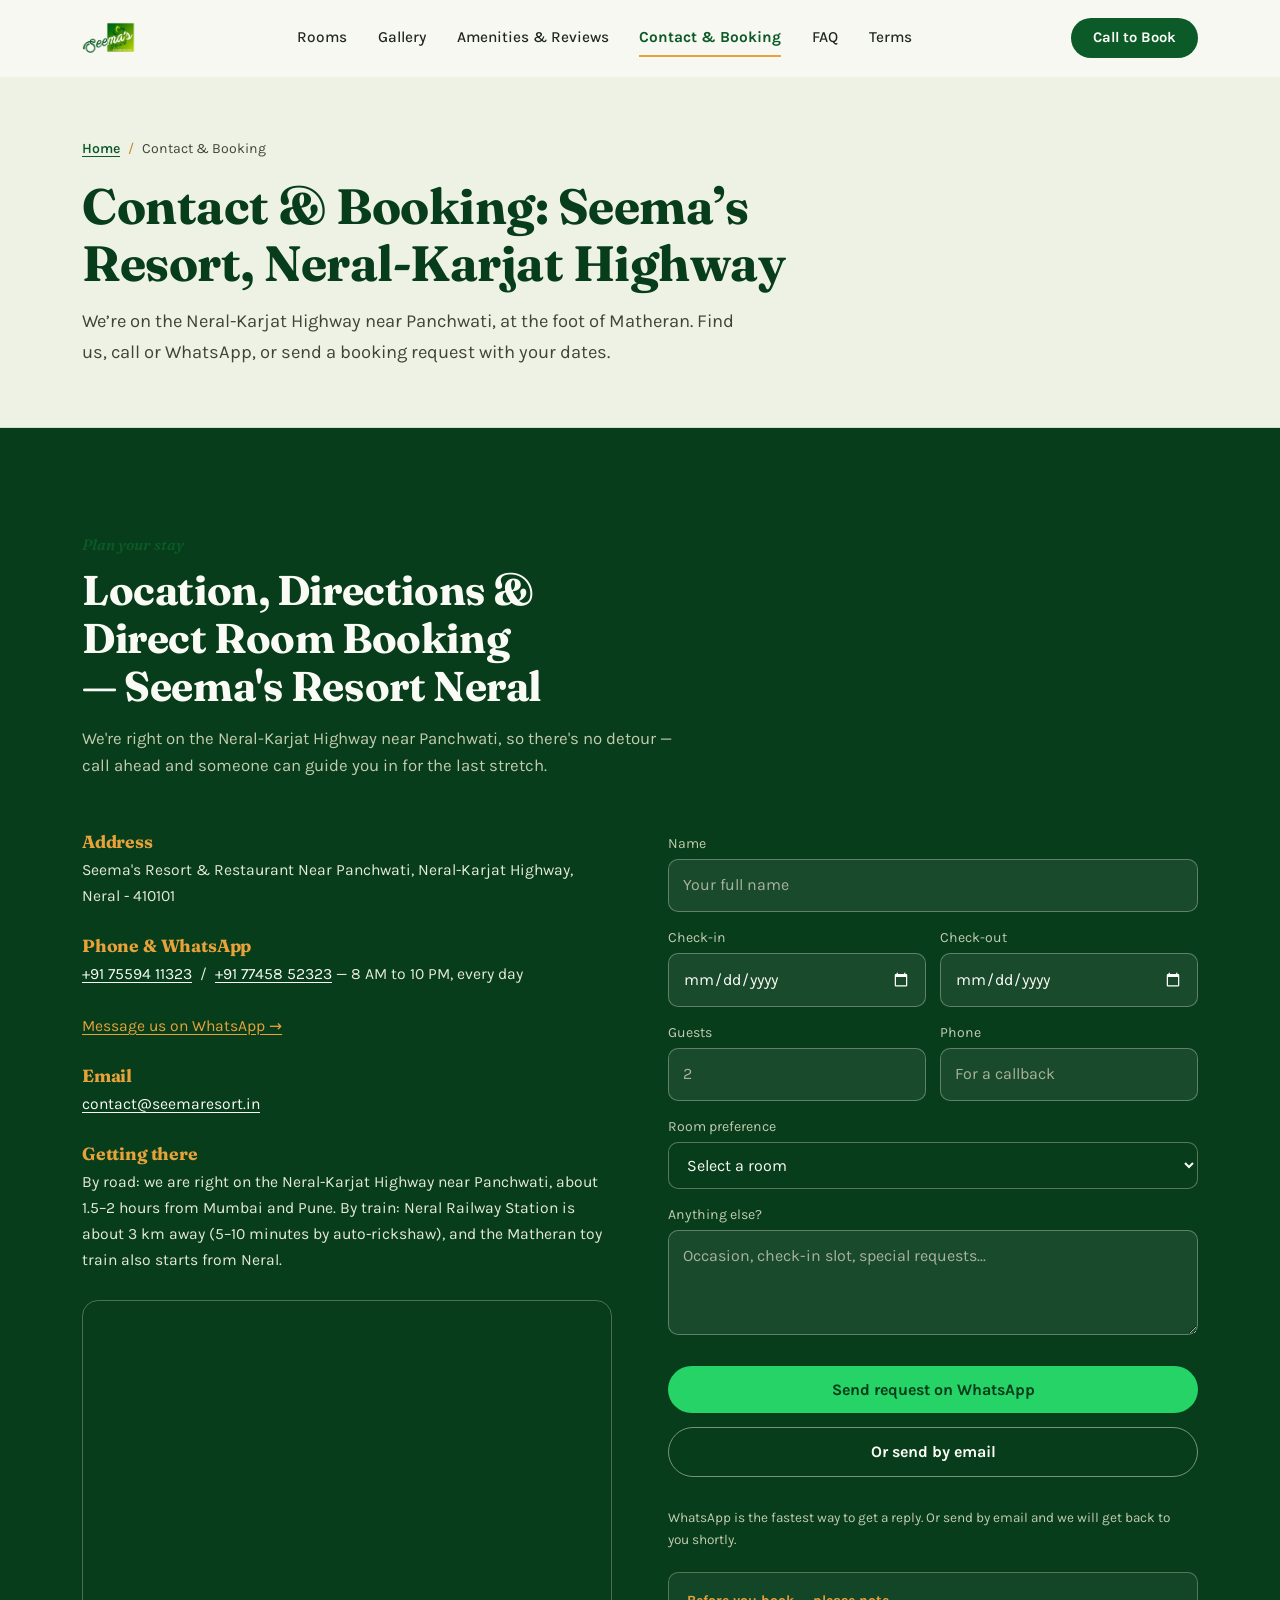
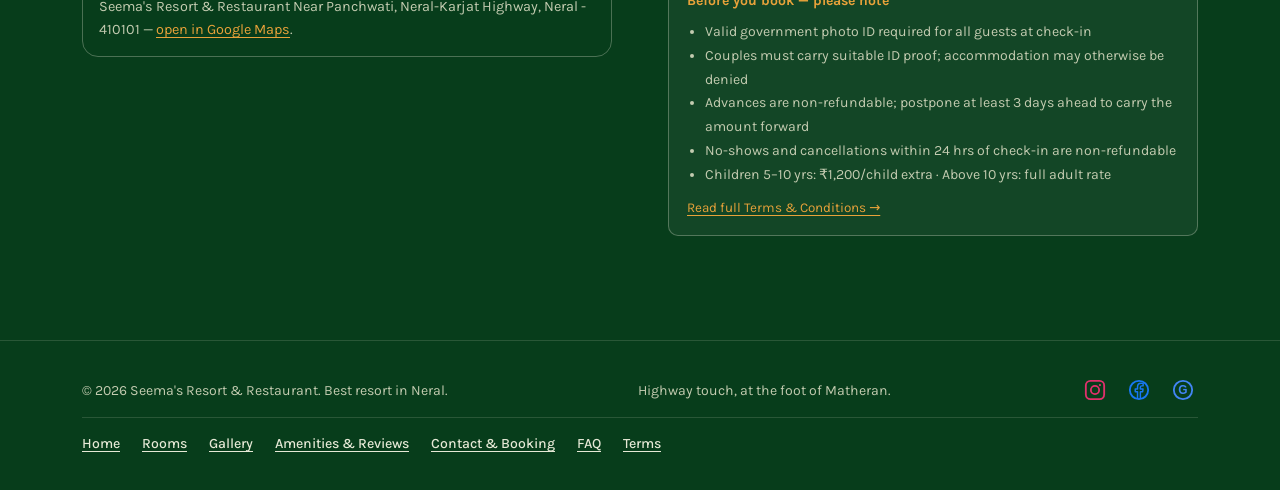
<file: contact-booking.html>
<!DOCTYPE html>
<html lang="en-IN">
<head>
<script>
/* Crawler-safe motion flag.
   html.motion is added ONLY for real browsers that allow motion. Crawlers, headless/automated
   browsers and prefers-reduced-motion users never get it, so for them every piece of text stays
   at full opacity from the first paint (no scroll-reveal, no entrance animation). */
(function(){
  var d=document.documentElement; d.classList.add("js");
  var ua=navigator.userAgent||"";
  var bot=/bot|crawl|spider|slurp|google|bing|yandex|baidu|duckduck|lighthouse|pagespeed|headless|prerender|preview/i.test(ua)||navigator.webdriver===true;
  var calm=window.matchMedia&&matchMedia("(prefers-reduced-motion: reduce)").matches;
  if(!bot&&!calm&&"IntersectionObserver" in window)d.classList.add("motion");
})();
</script>
  <!-- Google tag (gtag.js) -->
<script async src="https://www.googletagmanager.com/gtag/js?id=G-0GT1BMGPNV"></script>
<script>
  window.dataLayer = window.dataLayer || [];
  function gtag(){dataLayer.push(arguments);}
  gtag('js', new Date());

  gtag('config', 'G-0GT1BMGPNV');
</script>
<meta charset="UTF-8">
<meta name="viewport" content="width=device-width, initial-scale=1.0">
<meta name="theme-color" content="#0B5A28">
<title>Contact &amp; Book Your Stay | Seema&#x27;s Resort, Neral-Karjat Highway</title>
<meta name="description" content="Call, WhatsApp or send a booking request to Seema&#x27;s Resort &amp; Restaurant, Neral-Karjat Highway near Matheran. Address, map, directions and booking form.">
<meta name="robots" content="index, follow, max-image-preview:large, max-snippet:-1, max-video-preview:-1">
<meta name="author" content="Seema's Resort &amp; Restaurant">
<meta name="geo.region" content="IN-MH">
<meta name="geo.placename" content="Neral, Maharashtra">
<meta name="geo.position" content="19.0112567;73.3265305">
<meta name="ICBM" content="19.0112567, 73.3265305">
<link rel="canonical" href="https://www.seemaresort.in/contact-booking">

<!-- Open Graph / Facebook, WhatsApp, Instagram link previews -->
<meta property="og:type" content="website">
<meta property="og:site_name" content="Seema's Resort &amp; Restaurant">
<meta property="og:title" content="Contact &amp; Book Your Stay | Seema&#x27;s Resort, Neral-Karjat Highway">
<meta property="og:description" content="Call, WhatsApp or send a booking request to Seema&#x27;s Resort &amp; Restaurant, Neral-Karjat Highway near Matheran. Address, map, directions and booking form.">
<meta property="og:url" content="https://www.seemaresort.in/contact-booking">
<meta property="og:image" content="https://www.seemaresort.in/images/og-image.jpg">
<meta property="og:image:width" content="1200">
<meta property="og:image:height" content="630">
<meta property="og:image:alt" content="Swimming pool at Seema&#x27;s Resort &amp; Restaurant, Neral near Matheran &amp; Karjat">
<meta property="og:locale" content="en_IN">

<!-- Twitter Card -->
<meta name="twitter:card" content="summary_large_image">
<meta name="twitter:title" content="Contact &amp; Book Your Stay | Seema&#x27;s Resort, Neral-Karjat Highway">
<meta name="twitter:description" content="Call, WhatsApp or send a booking request to Seema&#x27;s Resort &amp; Restaurant, Neral-Karjat Highway near Matheran. Address, map, directions and booking form.">
<meta name="twitter:image" content="https://www.seemaresort.in/images/og-image.jpg">

<link rel="icon" type="image/png" sizes="32x32" href="images/favicon-32.png">
<link rel="apple-touch-icon" href="images/apple-touch-icon.png">
<link rel="preconnect" href="https://fonts.googleapis.com">
<link rel="preconnect" href="https://fonts.gstatic.com" crossorigin>
<link href="https://fonts.googleapis.com/css2?family=Fraunces:ital,opsz,wght@0,9..144,400;0,9..144,600;0,9..144,700;1,9..144,500&family=Karla:wght@400;500;600;700&display=swap" rel="stylesheet">
<link rel="stylesheet" href="css/style.css?v=2026-10-23">

<script type="application/ld+json">
{
  "@context": "https://schema.org",
  "@type": [
    "Resort",
    "LodgingBusiness",
    "Restaurant"
  ],
  "@id": "https://www.seemaresort.in/#resort",
  "name": "Seema's Resort & Restaurant",
  "alternateName": [
    "Seema Resort",
    "Seema's Resort Neral"
  ],
  "description": "Seema's Resort & Restaurant is a highway-touch pool resort in Neral, Maharashtra, on the Neral-Karjat Highway near Panchwati, at the foot of Matheran and 1.5-2 hours from Mumbai and Pune. It offers AC cottages, couple suites, family rooms and dormitories with a swimming pool, rain dance, indoor & outdoor games, an in-house restaurant with an unlimited veg & non-veg buffet on the AP meal plan, and group and corporate outing options.",
  "url": "https://www.seemaresort.in/",
  "logo": "https://www.seemaresort.in/images/LogoMainNoBG.png",
  "telephone": [
    "+91-75594-11323",
    "+91-77458-52323"
  ],
  "email": "contact@seemaresort.in",
  "image": [
    "https://www.seemaresort.in/images/pool.jpeg",
    "https://www.seemaresort.in/images/hillrooms.jpeg",
    "https://www.seemaresort.in/images/hall.jpeg",
    "https://www.seemaresort.in/images/D47.jpeg",
    "https://www.seemaresort.in/images/S1.jpg",
    "https://www.seemaresort.in/images/C2.png",
    "https://www.seemaresort.in/images/201.jpg"
  ],
  "address": {
    "@type": "PostalAddress",
    "streetAddress": "Seema's Resort & Restaurant Near Panchwati, Neral-Karjat Highway",
    "addressLocality": "Neral",
    "addressRegion": "Maharashtra",
    "postalCode": "410101",
    "addressCountry": "IN"
  },
  "geo": {
    "@type": "GeoCoordinates",
    "latitude": 19.0112567,
    "longitude": 73.3265305
  },
  "hasMap": "https://maps.app.goo.gl/tj6RLJuCBuRJt2n1A",
  "priceRange": "₹2800 - ₹7500",
  "currenciesAccepted": "INR",
  "paymentAccepted": "Cash, UPI, Card",
  "servesCuisine": [
    "Indian",
    "Maharashtrian",
    "Vegetarian",
    "Non-Vegetarian Buffet"
  ],
  "areaServed": [
    "Neral",
    "Matheran",
    "Mumbai",
    "Pune",
    "Karjat"
  ],
  "checkinTime": "12:00",
  "checkoutTime": "10:00",
  "petsAllowed": false,
  "sameAs": [
    "https://www.instagram.com/seemas_resort/",
    "https://www.facebook.com/Seemaresort/",
    "https://share.google/HcRE6eb77J1XFDzAg"
  ],
  "amenityFeature": [
    {
      "@type": "LocationFeatureSpecification",
      "name": "Swimming Pool",
      "value": true
    },
    {
      "@type": "LocationFeatureSpecification",
      "name": "Free WiFi",
      "value": true
    },
    {
      "@type": "LocationFeatureSpecification",
      "name": "Free Parking",
      "value": true
    },
    {
      "@type": "LocationFeatureSpecification",
      "name": "AC Rooms",
      "value": true
    },
    {
      "@type": "LocationFeatureSpecification",
      "name": "Meal Plan Available (AP)",
      "value": true
    },
    {
      "@type": "LocationFeatureSpecification",
      "name": "Indoor Games",
      "value": true
    },
    {
      "@type": "LocationFeatureSpecification",
      "name": "Outdoor Games",
      "value": true
    },
    {
      "@type": "LocationFeatureSpecification",
      "name": "AC Dining Hall",
      "value": true
    },
    {
      "@type": "LocationFeatureSpecification",
      "name": "Rain Dance",
      "value": true
    },
    {
      "@type": "LocationFeatureSpecification",
      "name": "Kids' Pool",
      "value": true
    },
    {
      "@type": "LocationFeatureSpecification",
      "name": "Kids' Play Area",
      "value": true
    },
    {
      "@type": "LocationFeatureSpecification",
      "name": "Dormitories for Groups",
      "value": true
    },
    {
      "@type": "LocationFeatureSpecification",
      "name": "Hill-Facing Rooms",
      "value": true
    },
    {
      "@type": "LocationFeatureSpecification",
      "name": "Unlimited Veg & Non-Veg Buffet",
      "value": true
    }
  ]
}
</script>
<script type="application/ld+json">
{
  "@context": "https://schema.org",
  "@type": "ContactPage",
  "name": "Contact & Booking | Seema's Resort & Restaurant",
  "url": "https://www.seemaresort.in/contact-booking",
  "about": {
    "@id": "https://www.seemaresort.in/#resort"
  }
}
</script>
<script type="application/ld+json">
{
  "@context": "https://schema.org",
  "@type": "BreadcrumbList",
  "itemListElement": [
    {
      "@type": "ListItem",
      "position": 1,
      "name": "Home",
      "item": "https://www.seemaresort.in/"
    },
    {
      "@type": "ListItem",
      "position": 2,
      "name": "Contact & Booking",
      "item": "https://www.seemaresort.in/contact-booking"
    }
  ]
}
</script>
</head>
<body>
<a class="skip-link" href="#main">Skip to content</a>

<header class="site">
  <div class="wrap nav">
    <a href="./" class="brand-logo"><img src="images/LogoMainNoBG.png" alt="Seema's Resort &amp; Restaurant, Neral" class="logo-img" width="500" height="500" fetchpriority="high"></a>
    <nav class="links" id="navLinks" aria-label="Primary">
      <a href="./" class="nav-home">Home</a>
      <a href="rooms">Rooms</a>
      <a href="gallery">Gallery</a>
      <a href="amenities-reviews">Amenities &amp; Reviews</a>
      <a href="contact-booking" aria-current="page">Contact &amp; Booking</a>
      <a href="faq">FAQ</a>
      <a href="terms">Terms</a>
    </nav>
    <div class="nav-actions">
      <a class="call-btn" href="tel:+917559411323">Call to Book</a>
      <button type="button" class="menu-toggle" id="menuToggle" aria-label="Toggle menu" aria-controls="navLinks" aria-expanded="false">&#9776;</button>
    </div>
  </div>
</header>

<main id="main">
<section class="page-hero">
  <div class="wrap">
    <nav class="crumbs" aria-label="Breadcrumb"><ol><li><a href="./">Home</a></li><li aria-current="page">Contact &amp; Booking</li></ol></nav>
    <h1>Contact &amp; Booking: Seema&rsquo;s Resort, Neral-Karjat Highway</h1>
    <p class="lede">We&rsquo;re on the Neral-Karjat Highway near Panchwati, at the foot of Matheran. Find us, call or WhatsApp, or send a booking request with your dates.</p>
  </div>
</section>

<section class="section book" id="book">
  <div class="wrap">
    <div class="section-head">
      <div class="kicker">Plan your stay</div>
      <h2>Location, Directions &amp; Direct Room Booking — Seema's Resort Neral</h2>
      <p>We're right on the Neral-Karjat Highway near Panchwati, so there's no detour — call ahead and someone can guide you in for the last stretch.</p>
    </div>
    <div class="book-grid">
      <div class="book-info">
        <h3>Address</h3>
        <p>Seema's Resort &amp; Restaurant Near Panchwati, Neral-Karjat Highway, Neral - 410101</p>
        <h3>Phone &amp; WhatsApp</h3>
        <p><a href="tel:+917559411323">+91 75594 11323</a> &nbsp;/&nbsp; <a href="tel:+917745852323">+91 77458 52323</a> — 8 AM to 10 PM, every day</p>
        <p><a href="https://wa.me/917559411323" target="_blank" rel="noopener" class="link-gold">Message us on WhatsApp →</a></p>
        <h3>Email</h3>
        <p><a href="mailto:contact@seemaresort.in">contact@seemaresort.in</a></p>
        <h3>Getting there</h3>
        <p>By road: we are right on the Neral-Karjat Highway near Panchwati, about 1.5&ndash;2 hours from Mumbai and Pune. By train: Neral Railway Station is about 3 km away (5&ndash;10 minutes by auto-rickshaw), and the Matheran toy train also starts from Neral.</p>
        <div class="map-box">
          <iframe
            src="https://maps.google.com/maps?q=19.0112567,73.3265305&amp;z=16&amp;output=embed"
            width="100%" height="240"
            allowfullscreen="" loading="lazy" referrerpolicy="no-referrer-when-downgrade"
            title="Seema Resort location on Google Maps">
          </iframe>
          <div class="map-caption">
            Seema's Resort &amp; Restaurant Near Panchwati, Neral-Karjat Highway, Neral - 410101 — <a href="https://maps.app.goo.gl/tj6RLJuCBuRJt2n1A" target="_blank" rel="noopener" class="link-gold">open in Google Maps</a>.
          </div>
        </div>
      </div>
      <form class="book-form" id="bookingForm">
        <input type="text" id="company" tabindex="-1" autocomplete="off" aria-hidden="true" style="position:absolute;left:-9999px;opacity:0;height:0;width:0">
        <div>
          <label for="name">Name</label>
          <input id="name" type="text" placeholder="Your full name" autocomplete="name" required>
        </div>
        <div class="row-2">
          <div>
            <label for="checkin">Check-in</label>
            <input id="checkin" type="date" required>
          </div>
          <div>
            <label for="checkout">Check-out</label>
            <input id="checkout" type="date" required>
          </div>
        </div>
        <div class="row-2">
          <div>
            <label for="guests">Guests</label>
            <input id="guests" type="number" min="1" step="1" placeholder="2" required>
          </div>
          <div>
            <label for="phone">Phone</label>
            <input id="phone" type="tel" placeholder="For a callback" autocomplete="tel" inputmode="tel" required>
          </div>
        </div>
        <div>
          <label for="roomtype">Room preference</label>
          <select id="roomtype">
            <option value="">Select a room</option>
            <option value="Deluxe Suite Couple Cottage">Deluxe Suite Couple Cottage</option>
            <option value="Elite Room">Elite Room</option>
            <option value="Couple Deluxe Premium Room">Couple Deluxe Premium Room</option>
            <option value="Family Executive Room">Family Executive Room</option>
          </select>
        </div>
        <div>
          <label for="notes">Anything else?</label>
          <textarea id="notes" rows="3" placeholder="Occasion, check-in slot, special requests..."></textarea>
        </div>
        <button type="submit" id="waBtn">Send request on WhatsApp</button>
        <button type="submit" id="emailBtn">Or send by email</button>
        <p id="formStatus" class="form-status" role="status" aria-live="polite"></p>
        <p class="form-note">WhatsApp is the fastest way to get a reply. Or send by email and we will get back to you shortly.</p>
        <div class="booking-notice">
          <p class="notice-title">Before you book — please note</p>
          <ul>
            <li>Valid government photo ID required for all guests at check-in</li>
            <li>Couples must carry suitable ID proof; accommodation may otherwise be denied</li>
            <li>Advances are non-refundable; postpone at least 3 days ahead to carry the amount forward</li>
            <li>No-shows and cancellations within 24 hrs of check-in are non-refundable</li>
            <li>Children 5–10 yrs: ₹1,200/child extra · Above 10 yrs: full adult rate</li>
          </ul>
          <p class="notice-link"><a href="terms#terms" class="link-gold">Read full Terms &amp; Conditions →</a></p>
        </div>
      </form>
    </div>
  </div>
</section>
</main>

<footer>
  <div class="wrap">
    <span>© <span id="year"></span> Seema's Resort &amp; Restaurant. Best resort in Neral.</span>
    <span>Highway touch, at the foot of Matheran.</span>
    <span class="footer-social">
      <a href="https://www.instagram.com/seemas_resort/" target="_blank" rel="noopener" aria-label="Seema Resort on Instagram">
        <svg width="22" height="22" viewBox="0 0 24 24" fill="none" xmlns="http://www.w3.org/2000/svg">
          <rect x="2" y="2" width="20" height="20" rx="5" stroke="#E1306C" stroke-width="2"/>
          <circle cx="12" cy="12" r="4.5" stroke="#E1306C" stroke-width="2"/>
          <circle cx="17.4" cy="6.6" r="1.2" fill="#E1306C"/>
        </svg>
      </a>
      <a href="https://www.facebook.com/Seemaresort/" target="_blank" rel="noopener" aria-label="Seema Resort on Facebook">
        <svg width="22" height="22" viewBox="0 0 24 24" fill="none" xmlns="http://www.w3.org/2000/svg">
          <circle cx="12" cy="12" r="10" stroke="#1877F2" stroke-width="2"/>
          <path d="M13.5 21.8V13.9H16L16.4 10.9H13.5V9C13.5 8.1 13.7 7.5 15 7.5H16.5V4.8C16.2 4.8 15.3 4.7 14.2 4.7C11.9 4.7 10.4 6.1 10.4 8.7V10.9H7.9V13.9H10.4V21.8" stroke="#1877F2" stroke-width="1.6" stroke-linejoin="round"/>
        </svg>
      </a>
      <a href="https://share.google/HcRE6eb77J1XFDzAg" target="_blank" rel="noopener" aria-label="Seema Resort on Google">
        <svg width="22" height="22" viewBox="0 0 24 24" fill="none" xmlns="http://www.w3.org/2000/svg">
          <circle cx="12" cy="12" r="10" stroke="#4285F4" stroke-width="2"/>
          <text x="12" y="16.5" text-anchor="middle" font-family="Arial,sans-serif" font-size="13" font-weight="700" fill="#4285F4">G</text>
        </svg>
      </a>
    </span>
    <nav class="footer-nav" aria-label="Footer">
      <a href="./">Home</a>
      <a href="rooms">Rooms</a>
      <a href="gallery">Gallery</a>
      <a href="amenities-reviews">Amenities &amp; Reviews</a>
      <a href="contact-booking">Contact &amp; Booking</a>
      <a href="faq">FAQ</a>
      <a href="terms">Terms</a>
    </nav>
  </div>
</footer>

<nav class="mobile-bar" aria-label="Quick contact">
  <a class="c" href="tel:+917559411323">Call now</a>
  <a class="c2" href="tel:+917745852323">Call us</a>
  <a class="w" href="https://wa.me/917559411323?text=Hi%20Seema%20Resort%2C%20I%27d%20like%20to%20check%20availability." target="_blank" rel="noopener">WhatsApp</a>
</nav>

<script src="js/main.js?v=2026-10-23" defer></script>
</body>
</html>
</file>
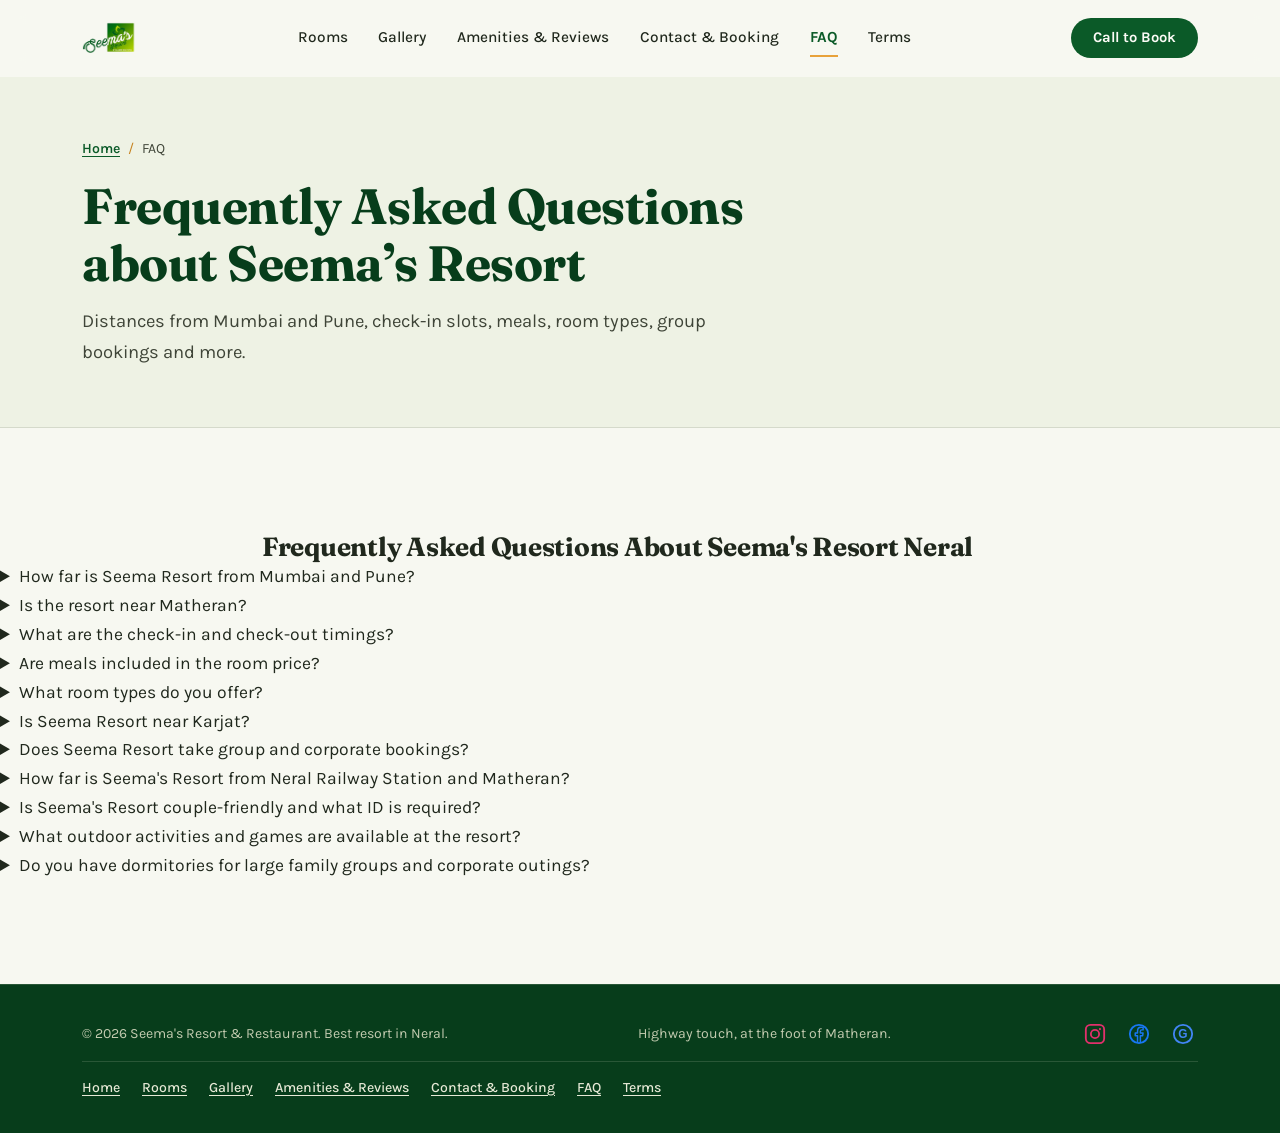
<file: faq.html>
<!DOCTYPE html>
<html lang="en-IN">
<head>
<script>
/* Crawler-safe motion flag.
   html.motion is added ONLY for real browsers that allow motion. Crawlers, headless/automated
   browsers and prefers-reduced-motion users never get it, so for them every piece of text stays
   at full opacity from the first paint (no scroll-reveal, no entrance animation). */
(function(){
  var d=document.documentElement; d.classList.add("js");
  var ua=navigator.userAgent||"";
  var bot=/bot|crawl|spider|slurp|google|bing|yandex|baidu|duckduck|lighthouse|pagespeed|headless|prerender|preview/i.test(ua)||navigator.webdriver===true;
  var calm=window.matchMedia&&matchMedia("(prefers-reduced-motion: reduce)").matches;
  if(!bot&&!calm&&"IntersectionObserver" in window)d.classList.add("motion");
})();
</script>
  <!-- Google tag (gtag.js) -->
<script async src="https://www.googletagmanager.com/gtag/js?id=G-0GT1BMGPNV"></script>
<script>
  window.dataLayer = window.dataLayer || [];
  function gtag(){dataLayer.push(arguments);}
  gtag('js', new Date());

  gtag('config', 'G-0GT1BMGPNV');
</script>
<meta charset="UTF-8">
<meta name="viewport" content="width=device-width, initial-scale=1.0">
<meta name="theme-color" content="#0B5A28">
<title>FAQs | Seema&#x27;s Resort Neral near Matheran &amp; Karjat</title>
<meta name="description" content="Answers about Seema&#x27;s Resort, Neral: distance from Mumbai and Pune, check-in slots, meals, room types, couples, dormitories and group bookings.">
<meta name="robots" content="index, follow, max-image-preview:large, max-snippet:-1, max-video-preview:-1">
<meta name="author" content="Seema's Resort &amp; Restaurant">
<meta name="geo.region" content="IN-MH">
<meta name="geo.placename" content="Neral, Maharashtra">
<meta name="geo.position" content="19.0112567;73.3265305">
<meta name="ICBM" content="19.0112567, 73.3265305">
<link rel="canonical" href="https://www.seemaresort.in/faq">

<!-- Open Graph / Facebook, WhatsApp, Instagram link previews -->
<meta property="og:type" content="website">
<meta property="og:site_name" content="Seema's Resort &amp; Restaurant">
<meta property="og:title" content="FAQs | Seema&#x27;s Resort Neral near Matheran &amp; Karjat">
<meta property="og:description" content="Answers about Seema&#x27;s Resort, Neral: distance from Mumbai and Pune, check-in slots, meals, room types, couples, dormitories and group bookings.">
<meta property="og:url" content="https://www.seemaresort.in/faq">
<meta property="og:image" content="https://www.seemaresort.in/images/og-image.jpg">
<meta property="og:image:width" content="1200">
<meta property="og:image:height" content="630">
<meta property="og:image:alt" content="Swimming pool at Seema&#x27;s Resort &amp; Restaurant, Neral near Matheran &amp; Karjat">
<meta property="og:locale" content="en_IN">

<!-- Twitter Card -->
<meta name="twitter:card" content="summary_large_image">
<meta name="twitter:title" content="FAQs | Seema&#x27;s Resort Neral near Matheran &amp; Karjat">
<meta name="twitter:description" content="Answers about Seema&#x27;s Resort, Neral: distance from Mumbai and Pune, check-in slots, meals, room types, couples, dormitories and group bookings.">
<meta name="twitter:image" content="https://www.seemaresort.in/images/og-image.jpg">

<link rel="icon" type="image/png" sizes="32x32" href="images/favicon-32.png">
<link rel="apple-touch-icon" href="images/apple-touch-icon.png">
<link rel="preconnect" href="https://fonts.googleapis.com">
<link rel="preconnect" href="https://fonts.gstatic.com" crossorigin>
<link href="https://fonts.googleapis.com/css2?family=Fraunces:ital,opsz,wght@0,9..144,400;0,9..144,600;0,9..144,700;1,9..144,500&family=Karla:wght@400;500;600;700&display=swap" rel="stylesheet">
<link rel="stylesheet" href="css/style.css?v=2026-10-23">

<script type="application/ld+json">
{
  "@context": "https://schema.org",
  "@type": "FAQPage",
  "mainEntity": [
    {
      "@type": "Question",
      "name": "How far is Seema Resort from Mumbai and Pune?",
      "acceptedAnswer": {
        "@type": "Answer",
        "text": "We are right on the highway at Neral, about 1.5–2 hours by car from both Mumbai and Pune."
      }
    },
    {
      "@type": "Question",
      "name": "Is the resort near Matheran?",
      "acceptedAnswer": {
        "@type": "Answer",
        "text": "Yes. We sit at the foot of Matheran in Neral, a convenient base for the hill station."
      }
    },
    {
      "@type": "Question",
      "name": "What are the check-in and check-out timings?",
      "acceptedAnswer": {
        "@type": "Answer",
        "text": "Slot 1: 12:00 PM to 10:00 AM next day. Slot 2: 5:00 PM to 3:00 PM next day (AP meal-inclusive plan only)."
      }
    },
    {
      "@type": "Question",
      "name": "Are meals included in the room price?",
      "acceptedAnswer": {
        "@type": "Answer",
        "text": "Meals are included only with the AP (meal-inclusive) plan, which covers an unlimited veg and non-veg buffet. Room-only rates do not include meals."
      }
    },
    {
      "@type": "Question",
      "name": "What room types do you offer?",
      "acceptedAnswer": {
        "@type": "Answer",
        "text": "Standard and Elite Rooms, Premium Deluxe and Couple Deluxe Cottages, Bathtub Suites, Family Executive Rooms, Studio Rooms, Quad Rooms and Dormitories. Call or WhatsApp us for the full list."
      }
    },
    {
      "@type": "Question",
      "name": "Is Seema Resort near Karjat?",
      "acceptedAnswer": {
        "@type": "Answer",
        "text": "Yes. Seema's Resort & Restaurant is on the Neral-Karjat Highway near Panchwati in Neral, so it is easy to reach from Karjat as well as Matheran."
      }
    },
    {
      "@type": "Question",
      "name": "Does Seema Resort take group and corporate bookings?",
      "acceptedAnswer": {
        "@type": "Answer",
        "text": "Yes. We host families, friends, corporate teams and larger groups. Call or WhatsApp us with your group size and dates and we will suggest the right rooms and rate."
      }
    },
    {
      "@type": "Question",
      "name": "How far is Seema's Resort from Neral Railway Station and Matheran?",
      "acceptedAnswer": {
        "@type": "Answer",
        "text": "Seema's Resort & Restaurant is about 3 km from Neral Railway Station, roughly 5–10 minutes by auto-rickshaw. Neral is the starting point of the Matheran toy train, so please check the current toy train schedule before you travel. Dasturi Naka, the Matheran entry point where vehicles must stop, is a quick drive from the resort."
      }
    },
    {
      "@type": "Question",
      "name": "Is Seema's Resort couple-friendly and what ID is required?",
      "acceptedAnswer": {
        "@type": "Answer",
        "text": "Yes, Seema's Resort is couple-friendly and offers Couple Deluxe Premium Rooms and Deluxe Suite Couple Cottages. A valid government-issued photo ID is required for all guests at check-in, and couples must carry suitable ID proof."
      }
    },
    {
      "@type": "Question",
      "name": "What outdoor activities and games are available at the resort?",
      "acceptedAnswer": {
        "@type": "Answer",
        "text": "The resort has a swimming pool and kids' pool (open 9:00 AM – 6:00 PM), rain dance with music, cricket, football, badminton, a kids' play area and nature walks. Indoor games include a pool table, carrom, chess and ludo."
      }
    },
    {
      "@type": "Question",
      "name": "Do you have dormitories for large family groups and corporate outings?",
      "acceptedAnswer": {
        "@type": "Answer",
        "text": "Yes. We have spacious dormitories, Family Executive Rooms and quad rooms, plus an AC dining hall for group meals. Customised group rates are available together with the unlimited AP buffet plan. Call or WhatsApp us with your group size and dates."
      }
    }
  ]
}
</script>
<script type="application/ld+json">
{
  "@context": "https://schema.org",
  "@type": "BreadcrumbList",
  "itemListElement": [
    {
      "@type": "ListItem",
      "position": 1,
      "name": "Home",
      "item": "https://www.seemaresort.in/"
    },
    {
      "@type": "ListItem",
      "position": 2,
      "name": "FAQ",
      "item": "https://www.seemaresort.in/faq"
    }
  ]
}
</script>
</head>
<body>
<a class="skip-link" href="#main">Skip to content</a>

<header class="site">
  <div class="wrap nav">
    <a href="./" class="brand-logo"><img src="images/LogoMainNoBG.png" alt="Seema's Resort &amp; Restaurant, Neral" class="logo-img" width="500" height="500" fetchpriority="high"></a>
    <nav class="links" id="navLinks" aria-label="Primary">
      <a href="./" class="nav-home">Home</a>
      <a href="rooms">Rooms</a>
      <a href="gallery">Gallery</a>
      <a href="amenities-reviews">Amenities &amp; Reviews</a>
      <a href="contact-booking">Contact &amp; Booking</a>
      <a href="faq" aria-current="page">FAQ</a>
      <a href="terms">Terms</a>
    </nav>
    <div class="nav-actions">
      <a class="call-btn" href="tel:+917559411323">Call to Book</a>
      <button type="button" class="menu-toggle" id="menuToggle" aria-label="Toggle menu" aria-controls="navLinks" aria-expanded="false">&#9776;</button>
    </div>
  </div>
</header>

<main id="main">
<section class="page-hero">
  <div class="wrap">
    <nav class="crumbs" aria-label="Breadcrumb"><ol><li><a href="./">Home</a></li><li aria-current="page">FAQ</li></ol></nav>
    <h1>Frequently Asked Questions about Seema&rsquo;s Resort</h1>
    <p class="lede">Distances from Mumbai and Pune, check-in slots, meals, room types, group bookings and more.</p>
  </div>
</section>

<section class="section" id="faq">
  <div class="wrap faq">
    <h2>Frequently Asked Questions About Seema's Resort Neral</h2>
    </div>
    <details><summary>How far is Seema Resort from Mumbai and Pune?</summary><p>We are right on the highway at Neral, about 1.5&ndash;2 hours by car from both Mumbai and Pune.</p></details>
    <details><summary>Is the resort near Matheran?</summary><p>Yes. We sit at the foot of Matheran in Neral, a convenient base for the hill station.</p></details>
    <details><summary>What are the check-in and check-out timings?</summary><p>Slot 1: 12:00 PM to 10:00 AM next day. Slot 2: 5:00 PM to 3:00 PM next day (AP meal-inclusive plan only).</p></details>
    <details><summary>Are meals included in the room price?</summary><p>Meals are included only with the AP (meal-inclusive) plan, which covers an unlimited veg and non-veg buffet. Room-only rates do not include meals.</p></details>
    <details><summary>What room types do you offer?</summary><p>Standard and Elite Rooms, Premium Deluxe and Couple Deluxe Cottages, Bathtub Suites, Family Executive Rooms, Studio Rooms, Quad Rooms and Dormitories. Call or WhatsApp us for the full list.</p></details>
    <details><summary>Is Seema Resort near Karjat?</summary><p>Yes. Seema's Resort &amp; Restaurant is on the Neral-Karjat Highway near Panchwati in Neral, so it is easy to reach from Karjat as well as Matheran.</p></details>
    <details><summary>Does Seema Resort take group and corporate bookings?</summary><p>Yes. We host families, friends, corporate teams and larger groups. Call or WhatsApp us with your group size and dates and we will suggest the right rooms and rate.</p></details>
    <details><summary>How far is Seema's Resort from Neral Railway Station and Matheran?</summary><p>Seema's Resort &amp; Restaurant is about 3 km from Neral Railway Station, roughly 5–10 minutes by auto-rickshaw. Neral is the starting point of the Matheran toy train, so please check the current toy train schedule before you travel. Dasturi Naka, the Matheran entry point where vehicles must stop, is a quick drive from the resort.</p></details>
    <details><summary>Is Seema's Resort couple-friendly and what ID is required?</summary><p>Yes, Seema's Resort is couple-friendly and offers Couple Deluxe Premium Rooms and Deluxe Suite Couple Cottages. A valid government-issued photo ID is required for all guests at check-in, and couples must carry suitable ID proof.</p></details>
    <details><summary>What outdoor activities and games are available at the resort?</summary><p>The resort has a swimming pool and kids' pool (open 9:00 AM – 6:00 PM), rain dance with music, cricket, football, badminton, a kids' play area and nature walks. Indoor games include a pool table, carrom, chess and ludo.</p></details>
    <details><summary>Do you have dormitories for large family groups and corporate outings?</summary><p>Yes. We have spacious dormitories, Family Executive Rooms and quad rooms, plus an AC dining hall for group meals. Customised group rates are available together with the unlimited AP buffet plan. Call or WhatsApp us with your group size and dates.</p></details>
  </div>
</section>
</main>

<footer>
  <div class="wrap">
    <span>© <span id="year"></span> Seema's Resort &amp; Restaurant. Best resort in Neral.</span>
    <span>Highway touch, at the foot of Matheran.</span>
    <span class="footer-social">
      <a href="https://www.instagram.com/seemas_resort/" target="_blank" rel="noopener" aria-label="Seema Resort on Instagram">
        <svg width="22" height="22" viewBox="0 0 24 24" fill="none" xmlns="http://www.w3.org/2000/svg">
          <rect x="2" y="2" width="20" height="20" rx="5" stroke="#E1306C" stroke-width="2"/>
          <circle cx="12" cy="12" r="4.5" stroke="#E1306C" stroke-width="2"/>
          <circle cx="17.4" cy="6.6" r="1.2" fill="#E1306C"/>
        </svg>
      </a>
      <a href="https://www.facebook.com/Seemaresort/" target="_blank" rel="noopener" aria-label="Seema Resort on Facebook">
        <svg width="22" height="22" viewBox="0 0 24 24" fill="none" xmlns="http://www.w3.org/2000/svg">
          <circle cx="12" cy="12" r="10" stroke="#1877F2" stroke-width="2"/>
          <path d="M13.5 21.8V13.9H16L16.4 10.9H13.5V9C13.5 8.1 13.7 7.5 15 7.5H16.5V4.8C16.2 4.8 15.3 4.7 14.2 4.7C11.9 4.7 10.4 6.1 10.4 8.7V10.9H7.9V13.9H10.4V21.8" stroke="#1877F2" stroke-width="1.6" stroke-linejoin="round"/>
        </svg>
      </a>
      <a href="https://share.google/HcRE6eb77J1XFDzAg" target="_blank" rel="noopener" aria-label="Seema Resort on Google">
        <svg width="22" height="22" viewBox="0 0 24 24" fill="none" xmlns="http://www.w3.org/2000/svg">
          <circle cx="12" cy="12" r="10" stroke="#4285F4" stroke-width="2"/>
          <text x="12" y="16.5" text-anchor="middle" font-family="Arial,sans-serif" font-size="13" font-weight="700" fill="#4285F4">G</text>
        </svg>
      </a>
    </span>
    <nav class="footer-nav" aria-label="Footer">
      <a href="./">Home</a>
      <a href="rooms">Rooms</a>
      <a href="gallery">Gallery</a>
      <a href="amenities-reviews">Amenities &amp; Reviews</a>
      <a href="contact-booking">Contact &amp; Booking</a>
      <a href="faq">FAQ</a>
      <a href="terms">Terms</a>
    </nav>
  </div>
</footer>

<nav class="mobile-bar" aria-label="Quick contact">
  <a class="c" href="tel:+917559411323">Call now</a>
  <a class="c2" href="tel:+917745852323">Call us</a>
  <a class="w" href="https://wa.me/917559411323?text=Hi%20Seema%20Resort%2C%20I%27d%20like%20to%20check%20availability." target="_blank" rel="noopener">WhatsApp</a>
</nav>

<script src="js/main.js?v=2026-10-23" defer></script>
</body>
</html>
</file>
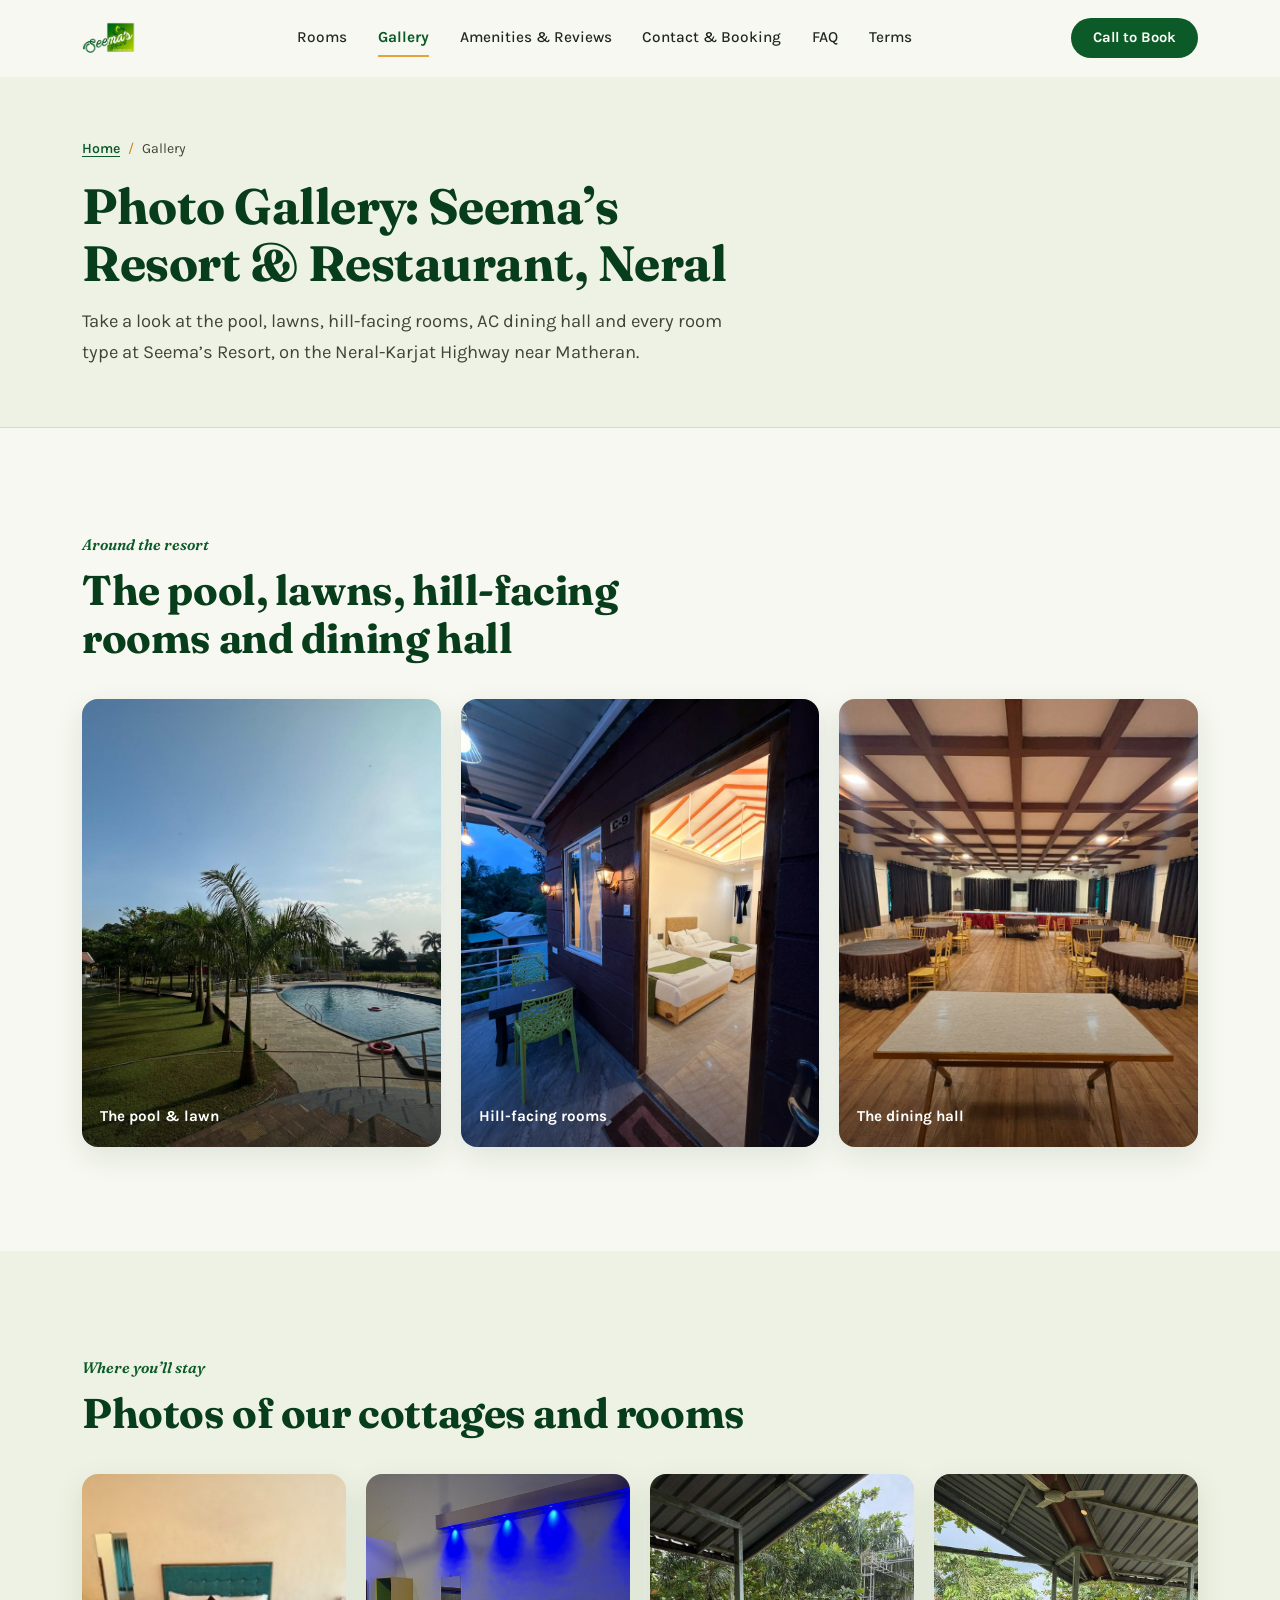
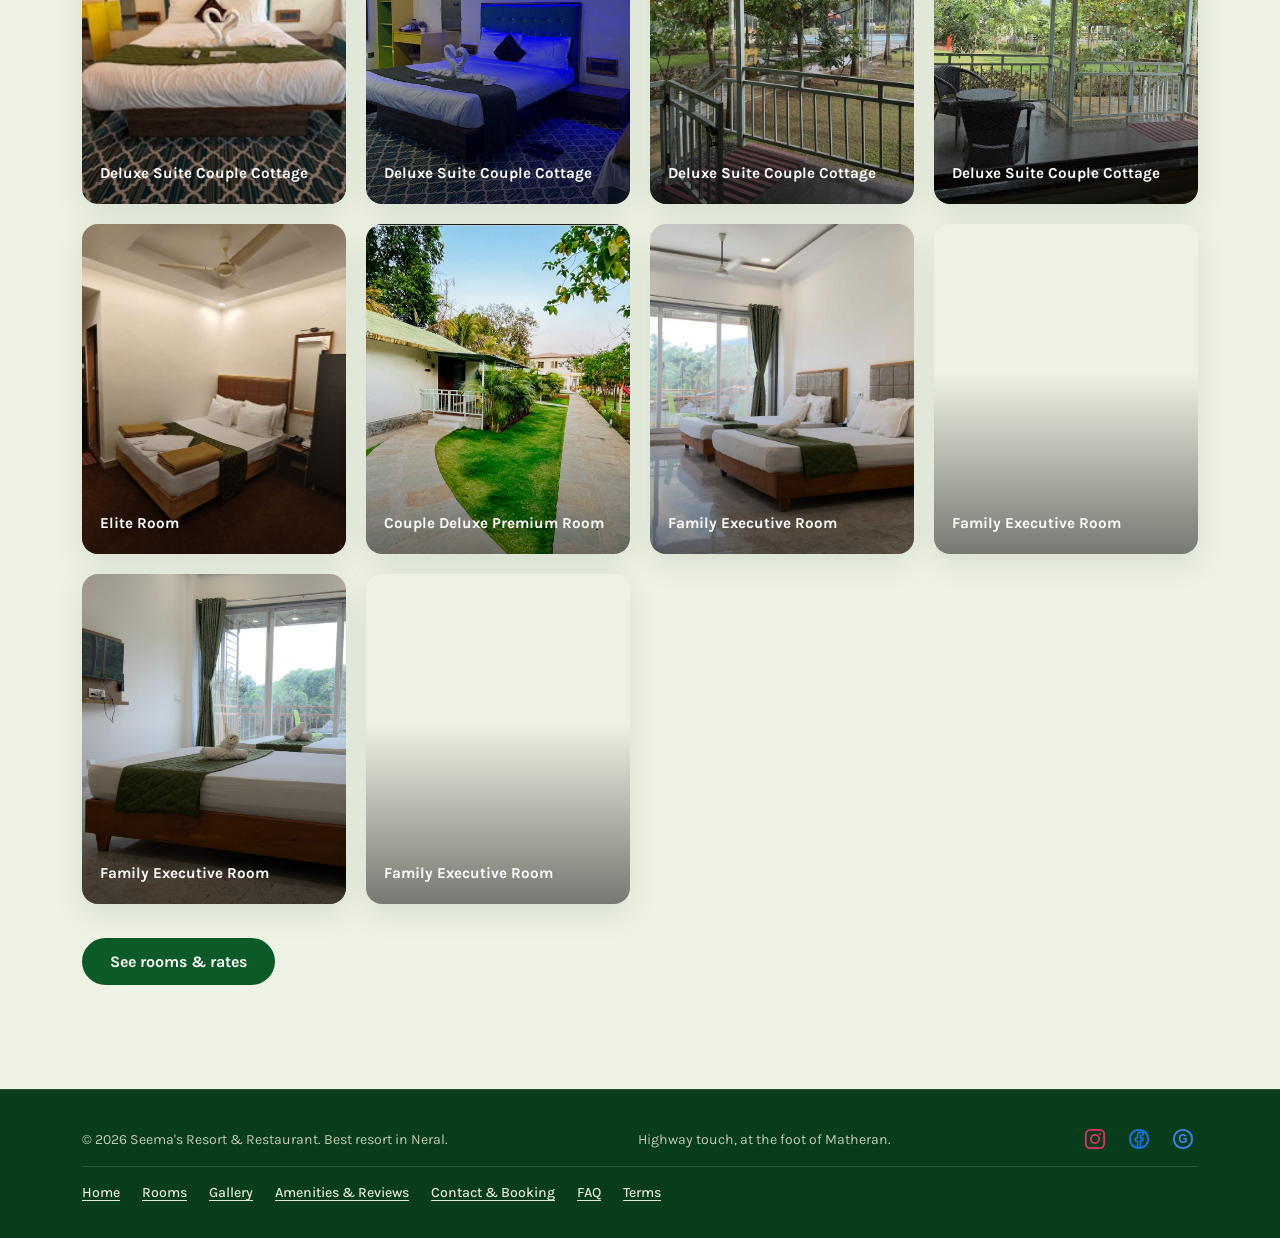
<file: gallery.html>
<!DOCTYPE html>
<html lang="en-IN">
<head>
<script>
/* Crawler-safe motion flag.
   html.motion is added ONLY for real browsers that allow motion. Crawlers, headless/automated
   browsers and prefers-reduced-motion users never get it, so for them every piece of text stays
   at full opacity from the first paint (no scroll-reveal, no entrance animation). */
(function(){
  var d=document.documentElement; d.classList.add("js");
  var ua=navigator.userAgent||"";
  var bot=/bot|crawl|spider|slurp|google|bing|yandex|baidu|duckduck|lighthouse|pagespeed|headless|prerender|preview/i.test(ua)||navigator.webdriver===true;
  var calm=window.matchMedia&&matchMedia("(prefers-reduced-motion: reduce)").matches;
  if(!bot&&!calm&&"IntersectionObserver" in window)d.classList.add("motion");
})();
</script>
  <!-- Google tag (gtag.js) -->
<script async src="https://www.googletagmanager.com/gtag/js?id=G-0GT1BMGPNV"></script>
<script>
  window.dataLayer = window.dataLayer || [];
  function gtag(){dataLayer.push(arguments);}
  gtag('js', new Date());

  gtag('config', 'G-0GT1BMGPNV');
</script>
<meta charset="UTF-8">
<meta name="viewport" content="width=device-width, initial-scale=1.0">
<meta name="theme-color" content="#0B5A28">
<title>Photos of Seema&#x27;s Resort Neral: Pool, Cottages &amp; Dining Hall</title>
<meta name="description" content="Photo gallery of Seema&#x27;s Resort &amp; Restaurant, Neral: swimming pool, lawns, hill-facing rooms, AC dining hall, couple cottages and family rooms.">
<meta name="robots" content="index, follow, max-image-preview:large, max-snippet:-1, max-video-preview:-1">
<meta name="author" content="Seema's Resort &amp; Restaurant">
<meta name="geo.region" content="IN-MH">
<meta name="geo.placename" content="Neral, Maharashtra">
<meta name="geo.position" content="19.0112567;73.3265305">
<meta name="ICBM" content="19.0112567, 73.3265305">
<link rel="canonical" href="https://www.seemaresort.in/gallery">

<!-- Open Graph / Facebook, WhatsApp, Instagram link previews -->
<meta property="og:type" content="website">
<meta property="og:site_name" content="Seema's Resort &amp; Restaurant">
<meta property="og:title" content="Photos of Seema&#x27;s Resort Neral: Pool, Cottages &amp; Dining Hall">
<meta property="og:description" content="Photo gallery of Seema&#x27;s Resort &amp; Restaurant, Neral: swimming pool, lawns, hill-facing rooms, AC dining hall, couple cottages and family rooms.">
<meta property="og:url" content="https://www.seemaresort.in/gallery">
<meta property="og:image" content="https://www.seemaresort.in/images/og-image.jpg">
<meta property="og:image:width" content="1200">
<meta property="og:image:height" content="630">
<meta property="og:image:alt" content="Swimming pool at Seema&#x27;s Resort &amp; Restaurant, Neral near Matheran &amp; Karjat">
<meta property="og:locale" content="en_IN">

<!-- Twitter Card -->
<meta name="twitter:card" content="summary_large_image">
<meta name="twitter:title" content="Photos of Seema&#x27;s Resort Neral: Pool, Cottages &amp; Dining Hall">
<meta name="twitter:description" content="Photo gallery of Seema&#x27;s Resort &amp; Restaurant, Neral: swimming pool, lawns, hill-facing rooms, AC dining hall, couple cottages and family rooms.">
<meta name="twitter:image" content="https://www.seemaresort.in/images/og-image.jpg">

<link rel="icon" type="image/png" sizes="32x32" href="images/favicon-32.png">
<link rel="apple-touch-icon" href="images/apple-touch-icon.png">
<link rel="preconnect" href="https://fonts.googleapis.com">
<link rel="preconnect" href="https://fonts.gstatic.com" crossorigin>
<link href="https://fonts.googleapis.com/css2?family=Fraunces:ital,opsz,wght@0,9..144,400;0,9..144,600;0,9..144,700;1,9..144,500&family=Karla:wght@400;500;600;700&display=swap" rel="stylesheet">
<link rel="stylesheet" href="css/style.css?v=2026-10-23">

<script type="application/ld+json">
{
  "@context": "https://schema.org",
  "@type": "BreadcrumbList",
  "itemListElement": [
    {
      "@type": "ListItem",
      "position": 1,
      "name": "Home",
      "item": "https://www.seemaresort.in/"
    },
    {
      "@type": "ListItem",
      "position": 2,
      "name": "Gallery",
      "item": "https://www.seemaresort.in/gallery"
    }
  ]
}
</script>
</head>
<body>
<a class="skip-link" href="#main">Skip to content</a>

<header class="site">
  <div class="wrap nav">
    <a href="./" class="brand-logo"><img src="images/LogoMainNoBG.png" alt="Seema's Resort &amp; Restaurant, Neral" class="logo-img" width="500" height="500" fetchpriority="high"></a>
    <nav class="links" id="navLinks" aria-label="Primary">
      <a href="./" class="nav-home">Home</a>
      <a href="rooms">Rooms</a>
      <a href="gallery" aria-current="page">Gallery</a>
      <a href="amenities-reviews">Amenities &amp; Reviews</a>
      <a href="contact-booking">Contact &amp; Booking</a>
      <a href="faq">FAQ</a>
      <a href="terms">Terms</a>
    </nav>
    <div class="nav-actions">
      <a class="call-btn" href="tel:+917559411323">Call to Book</a>
      <button type="button" class="menu-toggle" id="menuToggle" aria-label="Toggle menu" aria-controls="navLinks" aria-expanded="false">&#9776;</button>
    </div>
  </div>
</header>

<main id="main">
<section class="page-hero">
  <div class="wrap">
    <nav class="crumbs" aria-label="Breadcrumb"><ol><li><a href="./">Home</a></li><li aria-current="page">Gallery</li></ol></nav>
    <h1>Photo Gallery: Seema&rsquo;s Resort &amp; Restaurant, Neral</h1>
    <p class="lede">Take a look at the pool, lawns, hill-facing rooms, AC dining hall and every room type at Seema&rsquo;s Resort, on the Neral-Karjat Highway near Matheran.</p>
  </div>
</section>

<section class="section" id="gallery">
  <div class="wrap">
    <div class="section-head section-head--compact">
      <div class="kicker">Around the resort</div>
      <h2>The pool, lawns, hill-facing rooms and dining hall</h2>
    </div>
    <div class="gallery">
      <div class="g-tile"><img src="images/pool.jpeg" alt="Swimming pool and lawn at Seema's Resort Neral near Matheran &amp; Karjat" loading="lazy" decoding="async"><span>The pool &amp; lawn</span></div>
      <div class="g-tile"><img src="images/hillrooms.jpeg" alt="Hill-facing rooms at Seema's Resort Neral near Matheran &amp; Karjat" loading="lazy" decoding="async"><span>Hill-facing rooms</span></div>
      <div class="g-tile"><img src="images/hall.jpeg" alt="AC dining hall and restaurant at Seema's Resort Neral near Matheran &amp; Karjat" loading="lazy" decoding="async"><span>The dining hall</span></div>
    </div>
  </div>
</section>

<section class="section section--soft" id="room-photos">
  <div class="wrap">
    <div class="section-head section-head--compact">
      <div class="kicker">Where you&rsquo;ll stay</div>
      <h2>Photos of our cottages and rooms</h2>
    </div>
    <div class="gallery">
      <div class="g-tile"><img src="images/D47.jpeg" alt="Deluxe Suite Couple Cottage bedroom at Seema's Resort Neral near Matheran &amp; Karjat" loading="lazy" decoding="async"><span>Deluxe Suite Couple Cottage</span></div>
      <div class="g-tile"><img src="images/D42.jpg" alt="Deluxe Suite Couple Cottage interior at Seema's Resort Neral near Matheran &amp; Karjat" loading="lazy" decoding="async"><span>Deluxe Suite Couple Cottage</span></div>
      <div class="g-tile"><img src="images/D46.jpg" alt="Deluxe Suite Couple Cottage seating area at Seema's Resort Neral near Matheran &amp; Karjat" loading="lazy" decoding="async"><span>Deluxe Suite Couple Cottage</span></div>
      <div class="g-tile"><img src="images/D48.jpg" alt="Deluxe Suite Couple Cottage exterior at Seema's Resort Neral near Matheran &amp; Karjat" loading="lazy" decoding="async"><span>Deluxe Suite Couple Cottage</span></div>
      <div class="g-tile"><img src="images/S1.jpg" alt="Elite Room at Seema's Resort Neral near Matheran &amp; Karjat" loading="lazy" decoding="async"><span>Elite Room</span></div>
      <div class="g-tile"><img src="images/C2.png" alt="Couple Deluxe Premium Room at Seema's Resort Neral near Matheran &amp; Karjat" loading="lazy" decoding="async"><span>Couple Deluxe Premium Room</span></div>
      <div class="g-tile"><img src="images/201.jpg" alt="Family Executive Room bedroom at Seema's Resort Neral near Matheran &amp; Karjat" loading="lazy" decoding="async"><span>Family Executive Room</span></div>
      <div class="g-tile"><img src="images/compressed_2012.jpg" alt="Family Executive Room interior at Seema's Resort Neral near Matheran &amp; Karjat" loading="lazy" decoding="async"><span>Family Executive Room</span></div>
      <div class="g-tile"><img src="images/compressed_2013.jpg" alt="Family Executive Room seating area at Seema's Resort Neral near Matheran &amp; Karjat" loading="lazy" decoding="async"><span>Family Executive Room</span></div>
      <div class="g-tile"><img src="images/compressed_2014.jpg" alt="Family Executive Room exterior at Seema's Resort Neral near Matheran &amp; Karjat" loading="lazy" decoding="async"><span>Family Executive Room</span></div>
    </div>
    <p class="reviews-cta"><a class="btn-primary" href="rooms#rooms">See rooms &amp; rates</a></p>
  </div>
</section>
</main>

<footer>
  <div class="wrap">
    <span>© <span id="year"></span> Seema's Resort &amp; Restaurant. Best resort in Neral.</span>
    <span>Highway touch, at the foot of Matheran.</span>
    <span class="footer-social">
      <a href="https://www.instagram.com/seemas_resort/" target="_blank" rel="noopener" aria-label="Seema Resort on Instagram">
        <svg width="22" height="22" viewBox="0 0 24 24" fill="none" xmlns="http://www.w3.org/2000/svg">
          <rect x="2" y="2" width="20" height="20" rx="5" stroke="#E1306C" stroke-width="2"/>
          <circle cx="12" cy="12" r="4.5" stroke="#E1306C" stroke-width="2"/>
          <circle cx="17.4" cy="6.6" r="1.2" fill="#E1306C"/>
        </svg>
      </a>
      <a href="https://www.facebook.com/Seemaresort/" target="_blank" rel="noopener" aria-label="Seema Resort on Facebook">
        <svg width="22" height="22" viewBox="0 0 24 24" fill="none" xmlns="http://www.w3.org/2000/svg">
          <circle cx="12" cy="12" r="10" stroke="#1877F2" stroke-width="2"/>
          <path d="M13.5 21.8V13.9H16L16.4 10.9H13.5V9C13.5 8.1 13.7 7.5 15 7.5H16.5V4.8C16.2 4.8 15.3 4.7 14.2 4.7C11.9 4.7 10.4 6.1 10.4 8.7V10.9H7.9V13.9H10.4V21.8" stroke="#1877F2" stroke-width="1.6" stroke-linejoin="round"/>
        </svg>
      </a>
      <a href="https://share.google/HcRE6eb77J1XFDzAg" target="_blank" rel="noopener" aria-label="Seema Resort on Google">
        <svg width="22" height="22" viewBox="0 0 24 24" fill="none" xmlns="http://www.w3.org/2000/svg">
          <circle cx="12" cy="12" r="10" stroke="#4285F4" stroke-width="2"/>
          <text x="12" y="16.5" text-anchor="middle" font-family="Arial,sans-serif" font-size="13" font-weight="700" fill="#4285F4">G</text>
        </svg>
      </a>
    </span>
    <nav class="footer-nav" aria-label="Footer">
      <a href="./">Home</a>
      <a href="rooms">Rooms</a>
      <a href="gallery">Gallery</a>
      <a href="amenities-reviews">Amenities &amp; Reviews</a>
      <a href="contact-booking">Contact &amp; Booking</a>
      <a href="faq">FAQ</a>
      <a href="terms">Terms</a>
    </nav>
  </div>
</footer>

<nav class="mobile-bar" aria-label="Quick contact">
  <a class="c" href="tel:+917559411323">Call now</a>
  <a class="c2" href="tel:+917745852323">Call us</a>
  <a class="w" href="https://wa.me/917559411323?text=Hi%20Seema%20Resort%2C%20I%27d%20like%20to%20check%20availability." target="_blank" rel="noopener">WhatsApp</a>
</nav>

<script src="js/main.js?v=2026-10-23" defer></script>
</body>
</html>
</file>
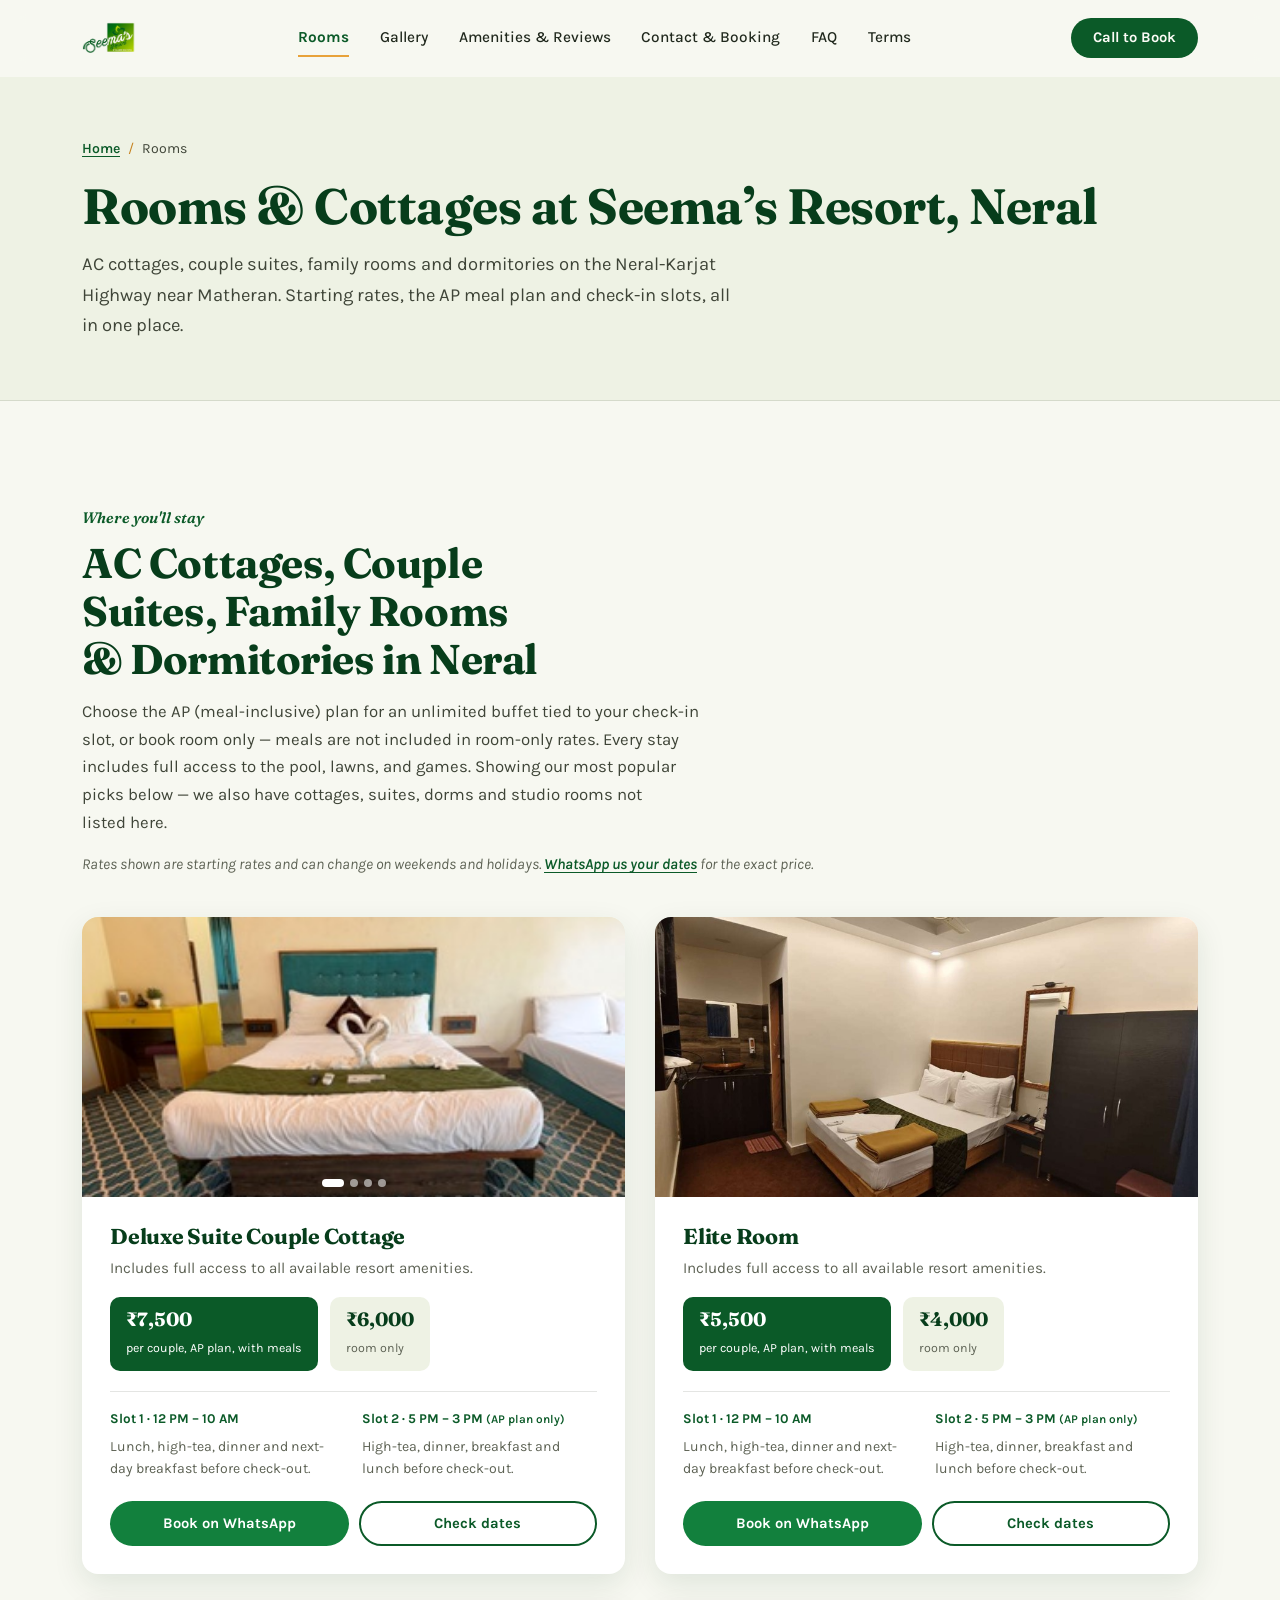
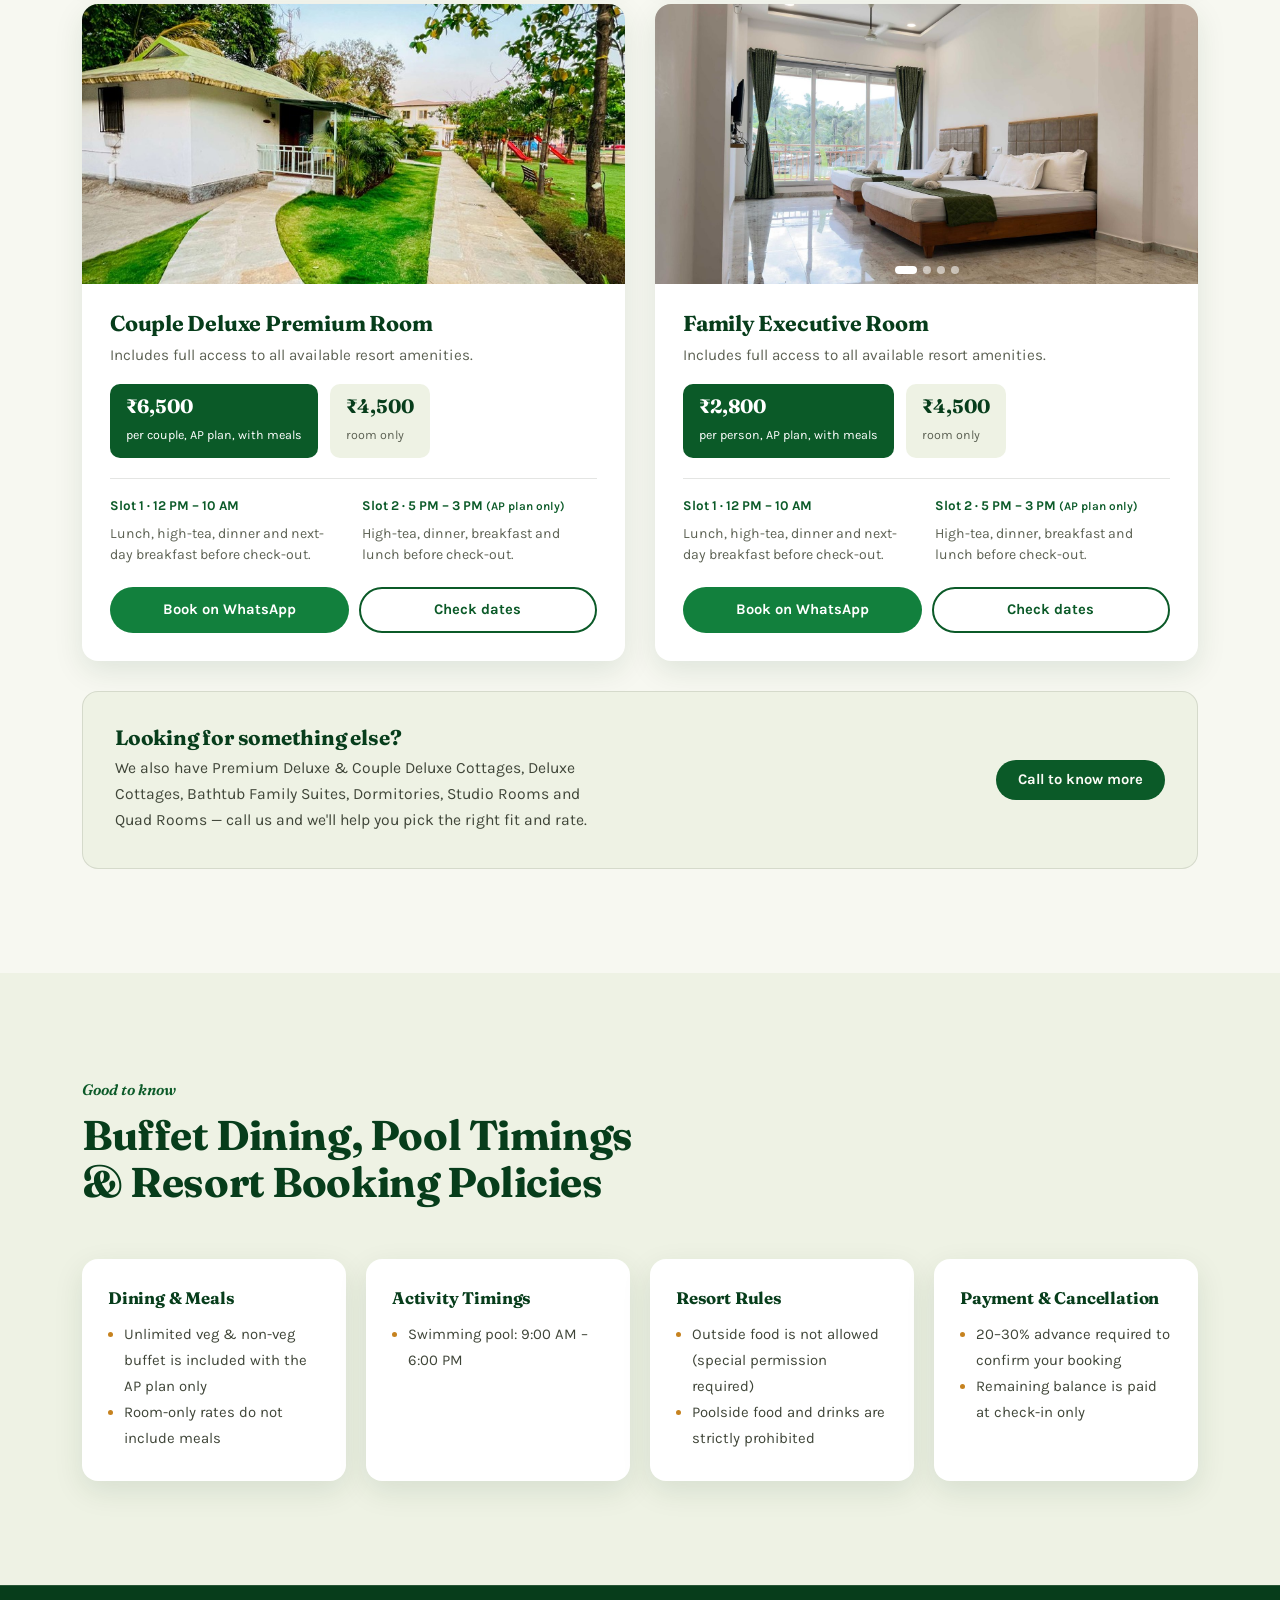
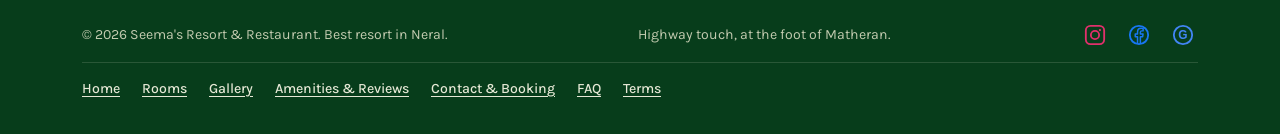
<file: rooms.html>
<!DOCTYPE html>
<html lang="en-IN">
<head>
<script>
/* Crawler-safe motion flag.
   html.motion is added ONLY for real browsers that allow motion. Crawlers, headless/automated
   browsers and prefers-reduced-motion users never get it, so for them every piece of text stays
   at full opacity from the first paint (no scroll-reveal, no entrance animation). */
(function(){
  var d=document.documentElement; d.classList.add("js");
  var ua=navigator.userAgent||"";
  var bot=/bot|crawl|spider|slurp|google|bing|yandex|baidu|duckduck|lighthouse|pagespeed|headless|prerender|preview/i.test(ua)||navigator.webdriver===true;
  var calm=window.matchMedia&&matchMedia("(prefers-reduced-motion: reduce)").matches;
  if(!bot&&!calm&&"IntersectionObserver" in window)d.classList.add("motion");
})();
</script>
  <!-- Google tag (gtag.js) -->
<script async src="https://www.googletagmanager.com/gtag/js?id=G-0GT1BMGPNV"></script>
<script>
  window.dataLayer = window.dataLayer || [];
  function gtag(){dataLayer.push(arguments);}
  gtag('js', new Date());

  gtag('config', 'G-0GT1BMGPNV');
</script>
<meta charset="UTF-8">
<meta name="viewport" content="width=device-width, initial-scale=1.0">
<meta name="theme-color" content="#0B5A28">
<title>Rooms &amp; Cottages in Neral: Rates &amp; Meal Plans | Seema&#x27;s Resort</title>
<meta name="description" content="AC cottages, couple suites, family rooms and dorms at Seema&#x27;s Resort, Neral near Matheran. See starting rates, the AP buffet plan and check-in slots.">
<meta name="robots" content="index, follow, max-image-preview:large, max-snippet:-1, max-video-preview:-1">
<meta name="author" content="Seema's Resort &amp; Restaurant">
<meta name="geo.region" content="IN-MH">
<meta name="geo.placename" content="Neral, Maharashtra">
<meta name="geo.position" content="19.0112567;73.3265305">
<meta name="ICBM" content="19.0112567, 73.3265305">
<link rel="canonical" href="https://www.seemaresort.in/rooms">

<!-- Open Graph / Facebook, WhatsApp, Instagram link previews -->
<meta property="og:type" content="website">
<meta property="og:site_name" content="Seema's Resort &amp; Restaurant">
<meta property="og:title" content="Rooms &amp; Cottages in Neral: Rates &amp; Meal Plans | Seema&#x27;s Resort">
<meta property="og:description" content="AC cottages, couple suites, family rooms and dorms at Seema&#x27;s Resort, Neral near Matheran. See starting rates, the AP buffet plan and check-in slots.">
<meta property="og:url" content="https://www.seemaresort.in/rooms">
<meta property="og:image" content="https://www.seemaresort.in/images/og-image.jpg">
<meta property="og:image:width" content="1200">
<meta property="og:image:height" content="630">
<meta property="og:image:alt" content="Swimming pool at Seema&#x27;s Resort &amp; Restaurant, Neral near Matheran &amp; Karjat">
<meta property="og:locale" content="en_IN">

<!-- Twitter Card -->
<meta name="twitter:card" content="summary_large_image">
<meta name="twitter:title" content="Rooms &amp; Cottages in Neral: Rates &amp; Meal Plans | Seema&#x27;s Resort">
<meta name="twitter:description" content="AC cottages, couple suites, family rooms and dorms at Seema&#x27;s Resort, Neral near Matheran. See starting rates, the AP buffet plan and check-in slots.">
<meta name="twitter:image" content="https://www.seemaresort.in/images/og-image.jpg">

<link rel="icon" type="image/png" sizes="32x32" href="images/favicon-32.png">
<link rel="apple-touch-icon" href="images/apple-touch-icon.png">
<link rel="preconnect" href="https://fonts.googleapis.com">
<link rel="preconnect" href="https://fonts.gstatic.com" crossorigin>
<link href="https://fonts.googleapis.com/css2?family=Fraunces:ital,opsz,wght@0,9..144,400;0,9..144,600;0,9..144,700;1,9..144,500&family=Karla:wght@400;500;600;700&display=swap" rel="stylesheet">
<link rel="stylesheet" href="css/style.css?v=2026-10-23">

<script type="application/ld+json">
{
  "@context": "https://schema.org",
  "@type": [
    "Resort",
    "LodgingBusiness",
    "Restaurant"
  ],
  "@id": "https://www.seemaresort.in/#resort",
  "name": "Seema's Resort & Restaurant",
  "url": "https://www.seemaresort.in/",
  "containsPlace": [
    {
      "@type": "HotelRoom",
      "@id": "https://www.seemaresort.in/rooms#room-deluxe-suite-couple-cottage",
      "name": "Deluxe Suite Couple Cottage",
      "description": "Deluxe Suite Couple Cottage at Seema's Resort & Restaurant, Neral. Includes full access to the pool, lawns and games.",
      "image": "https://www.seemaresort.in/images/D47.jpeg",
      "url": "https://www.seemaresort.in/rooms",
      "occupancy": {
        "@type": "QuantitativeValue",
        "value": 2
      }
    },
    {
      "@type": "HotelRoom",
      "@id": "https://www.seemaresort.in/rooms#room-elite-room",
      "name": "Elite Room",
      "description": "Elite Room at Seema's Resort & Restaurant, Neral. Includes full access to the pool, lawns and games.",
      "image": "https://www.seemaresort.in/images/S1.jpg",
      "url": "https://www.seemaresort.in/rooms",
      "occupancy": {
        "@type": "QuantitativeValue",
        "value": 2
      }
    },
    {
      "@type": "HotelRoom",
      "@id": "https://www.seemaresort.in/rooms#room-couple-deluxe-premium-room",
      "name": "Couple Deluxe Premium Room",
      "description": "Couple Deluxe Premium Room at Seema's Resort & Restaurant, Neral. Includes full access to the pool, lawns and games.",
      "image": "https://www.seemaresort.in/images/C2.png",
      "url": "https://www.seemaresort.in/rooms",
      "occupancy": {
        "@type": "QuantitativeValue",
        "value": 2
      }
    },
    {
      "@type": "HotelRoom",
      "@id": "https://www.seemaresort.in/rooms#room-family-executive-room",
      "name": "Family Executive Room",
      "description": "Family Executive Room for up to 4 guests at Seema's Resort & Restaurant, Neral. Includes full access to the pool, lawns and games.",
      "image": "https://www.seemaresort.in/images/201.jpg",
      "url": "https://www.seemaresort.in/rooms",
      "occupancy": {
        "@type": "QuantitativeValue",
        "value": 4
      }
    }
  ],
  "hasOfferCatalog": {
    "@type": "OfferCatalog",
    "name": "Rooms & Rates at Seema's Resort & Restaurant, Neral",
    "itemListElement": [
      {
        "@type": "OfferCatalog",
        "name": "Deluxe Suite Couple Cottage",
        "itemListElement": [
          {
            "@type": "Offer",
            "name": "Deluxe Suite Couple Cottage – AP plan (meals included)",
            "price": 7500,
            "priceCurrency": "INR",
            "url": "https://www.seemaresort.in/rooms",
            "description": "Starting rate per couple on the AP meal plan, including an unlimited veg & non-veg buffet. Rates can change on weekends and holidays.",
            "itemOffered": {
              "@type": "HotelRoom",
              "@id": "https://www.seemaresort.in/rooms#room-deluxe-suite-couple-cottage",
              "name": "Deluxe Suite Couple Cottage"
            }
          },
          {
            "@type": "Offer",
            "name": "Deluxe Suite Couple Cottage – room only",
            "price": 6000,
            "priceCurrency": "INR",
            "url": "https://www.seemaresort.in/rooms",
            "description": "Starting room-only rate per couple. Meals are not included. Rates can change on weekends and holidays.",
            "itemOffered": {
              "@type": "HotelRoom",
              "@id": "https://www.seemaresort.in/rooms#room-deluxe-suite-couple-cottage",
              "name": "Deluxe Suite Couple Cottage"
            }
          }
        ]
      },
      {
        "@type": "OfferCatalog",
        "name": "Elite Room",
        "itemListElement": [
          {
            "@type": "Offer",
            "name": "Elite Room – AP plan (meals included)",
            "price": 5500,
            "priceCurrency": "INR",
            "url": "https://www.seemaresort.in/rooms",
            "description": "Starting rate per couple on the AP meal plan, including an unlimited veg & non-veg buffet. Rates can change on weekends and holidays.",
            "itemOffered": {
              "@type": "HotelRoom",
              "@id": "https://www.seemaresort.in/rooms#room-elite-room",
              "name": "Elite Room"
            }
          },
          {
            "@type": "Offer",
            "name": "Elite Room – room only",
            "price": 4000,
            "priceCurrency": "INR",
            "url": "https://www.seemaresort.in/rooms",
            "description": "Starting room-only rate per couple. Meals are not included. Rates can change on weekends and holidays.",
            "itemOffered": {
              "@type": "HotelRoom",
              "@id": "https://www.seemaresort.in/rooms#room-elite-room",
              "name": "Elite Room"
            }
          }
        ]
      },
      {
        "@type": "OfferCatalog",
        "name": "Couple Deluxe Premium Room",
        "itemListElement": [
          {
            "@type": "Offer",
            "name": "Couple Deluxe Premium Room – AP plan (meals included)",
            "price": 6500,
            "priceCurrency": "INR",
            "url": "https://www.seemaresort.in/rooms",
            "description": "Starting rate per couple on the AP meal plan, including an unlimited veg & non-veg buffet. Rates can change on weekends and holidays.",
            "itemOffered": {
              "@type": "HotelRoom",
              "@id": "https://www.seemaresort.in/rooms#room-couple-deluxe-premium-room",
              "name": "Couple Deluxe Premium Room"
            }
          },
          {
            "@type": "Offer",
            "name": "Couple Deluxe Premium Room – room only",
            "price": 4500,
            "priceCurrency": "INR",
            "url": "https://www.seemaresort.in/rooms",
            "description": "Starting room-only rate per couple. Meals are not included. Rates can change on weekends and holidays.",
            "itemOffered": {
              "@type": "HotelRoom",
              "@id": "https://www.seemaresort.in/rooms#room-couple-deluxe-premium-room",
              "name": "Couple Deluxe Premium Room"
            }
          }
        ]
      },
      {
        "@type": "OfferCatalog",
        "name": "Family Executive Room",
        "itemListElement": [
          {
            "@type": "Offer",
            "name": "Family Executive Room – AP plan (meals included)",
            "price": 2800,
            "priceCurrency": "INR",
            "url": "https://www.seemaresort.in/rooms",
            "description": "Starting rate per person on the AP meal plan, including an unlimited veg & non-veg buffet. Rates can change on weekends and holidays.",
            "itemOffered": {
              "@type": "HotelRoom",
              "@id": "https://www.seemaresort.in/rooms#room-family-executive-room",
              "name": "Family Executive Room"
            }
          },
          {
            "@type": "Offer",
            "name": "Family Executive Room – room only",
            "price": 4500,
            "priceCurrency": "INR",
            "url": "https://www.seemaresort.in/rooms",
            "description": "Starting room-only rate per room. Meals are not included. Rates can change on weekends and holidays.",
            "itemOffered": {
              "@type": "HotelRoom",
              "@id": "https://www.seemaresort.in/rooms#room-family-executive-room",
              "name": "Family Executive Room"
            }
          }
        ]
      }
    ]
  },
  "makesOffer": [
    {
      "@type": "Offer",
      "name": "Deluxe Suite Couple Cottage – AP plan (meals included)",
      "price": 7500,
      "priceCurrency": "INR",
      "url": "https://www.seemaresort.in/rooms",
      "description": "Starting rate per couple on the AP meal plan, including an unlimited veg & non-veg buffet. Rates can change on weekends and holidays.",
      "itemOffered": {
        "@type": "HotelRoom",
        "@id": "https://www.seemaresort.in/rooms#room-deluxe-suite-couple-cottage",
        "name": "Deluxe Suite Couple Cottage"
      }
    },
    {
      "@type": "Offer",
      "name": "Deluxe Suite Couple Cottage – room only",
      "price": 6000,
      "priceCurrency": "INR",
      "url": "https://www.seemaresort.in/rooms",
      "description": "Starting room-only rate per couple. Meals are not included. Rates can change on weekends and holidays.",
      "itemOffered": {
        "@type": "HotelRoom",
        "@id": "https://www.seemaresort.in/rooms#room-deluxe-suite-couple-cottage",
        "name": "Deluxe Suite Couple Cottage"
      }
    },
    {
      "@type": "Offer",
      "name": "Elite Room – AP plan (meals included)",
      "price": 5500,
      "priceCurrency": "INR",
      "url": "https://www.seemaresort.in/rooms",
      "description": "Starting rate per couple on the AP meal plan, including an unlimited veg & non-veg buffet. Rates can change on weekends and holidays.",
      "itemOffered": {
        "@type": "HotelRoom",
        "@id": "https://www.seemaresort.in/rooms#room-elite-room",
        "name": "Elite Room"
      }
    },
    {
      "@type": "Offer",
      "name": "Elite Room – room only",
      "price": 4000,
      "priceCurrency": "INR",
      "url": "https://www.seemaresort.in/rooms",
      "description": "Starting room-only rate per couple. Meals are not included. Rates can change on weekends and holidays.",
      "itemOffered": {
        "@type": "HotelRoom",
        "@id": "https://www.seemaresort.in/rooms#room-elite-room",
        "name": "Elite Room"
      }
    },
    {
      "@type": "Offer",
      "name": "Couple Deluxe Premium Room – AP plan (meals included)",
      "price": 6500,
      "priceCurrency": "INR",
      "url": "https://www.seemaresort.in/rooms",
      "description": "Starting rate per couple on the AP meal plan, including an unlimited veg & non-veg buffet. Rates can change on weekends and holidays.",
      "itemOffered": {
        "@type": "HotelRoom",
        "@id": "https://www.seemaresort.in/rooms#room-couple-deluxe-premium-room",
        "name": "Couple Deluxe Premium Room"
      }
    },
    {
      "@type": "Offer",
      "name": "Couple Deluxe Premium Room – room only",
      "price": 4500,
      "priceCurrency": "INR",
      "url": "https://www.seemaresort.in/rooms",
      "description": "Starting room-only rate per couple. Meals are not included. Rates can change on weekends and holidays.",
      "itemOffered": {
        "@type": "HotelRoom",
        "@id": "https://www.seemaresort.in/rooms#room-couple-deluxe-premium-room",
        "name": "Couple Deluxe Premium Room"
      }
    },
    {
      "@type": "Offer",
      "name": "Family Executive Room – AP plan (meals included)",
      "price": 2800,
      "priceCurrency": "INR",
      "url": "https://www.seemaresort.in/rooms",
      "description": "Starting rate per person on the AP meal plan, including an unlimited veg & non-veg buffet. Rates can change on weekends and holidays.",
      "itemOffered": {
        "@type": "HotelRoom",
        "@id": "https://www.seemaresort.in/rooms#room-family-executive-room",
        "name": "Family Executive Room"
      }
    },
    {
      "@type": "Offer",
      "name": "Family Executive Room – room only",
      "price": 4500,
      "priceCurrency": "INR",
      "url": "https://www.seemaresort.in/rooms",
      "description": "Starting room-only rate per room. Meals are not included. Rates can change on weekends and holidays.",
      "itemOffered": {
        "@type": "HotelRoom",
        "@id": "https://www.seemaresort.in/rooms#room-family-executive-room",
        "name": "Family Executive Room"
      }
    }
  ]
}
</script>
<script type="application/ld+json">
{
  "@context": "https://schema.org",
  "@type": "BreadcrumbList",
  "itemListElement": [
    {
      "@type": "ListItem",
      "position": 1,
      "name": "Home",
      "item": "https://www.seemaresort.in/"
    },
    {
      "@type": "ListItem",
      "position": 2,
      "name": "Rooms",
      "item": "https://www.seemaresort.in/rooms"
    }
  ]
}
</script>
</head>
<body>
<a class="skip-link" href="#main">Skip to content</a>

<header class="site">
  <div class="wrap nav">
    <a href="./" class="brand-logo"><img src="images/LogoMainNoBG.png" alt="Seema's Resort &amp; Restaurant, Neral" class="logo-img" width="500" height="500" fetchpriority="high"></a>
    <nav class="links" id="navLinks" aria-label="Primary">
      <a href="./" class="nav-home">Home</a>
      <a href="rooms" aria-current="page">Rooms</a>
      <a href="gallery">Gallery</a>
      <a href="amenities-reviews">Amenities &amp; Reviews</a>
      <a href="contact-booking">Contact &amp; Booking</a>
      <a href="faq">FAQ</a>
      <a href="terms">Terms</a>
    </nav>
    <div class="nav-actions">
      <a class="call-btn" href="tel:+917559411323">Call to Book</a>
      <button type="button" class="menu-toggle" id="menuToggle" aria-label="Toggle menu" aria-controls="navLinks" aria-expanded="false">&#9776;</button>
    </div>
  </div>
</header>

<main id="main">
<section class="page-hero">
  <div class="wrap">
    <nav class="crumbs" aria-label="Breadcrumb"><ol><li><a href="./">Home</a></li><li aria-current="page">Rooms</li></ol></nav>
    <h1>Rooms &amp; Cottages at Seema&rsquo;s Resort, Neral</h1>
    <p class="lede">AC cottages, couple suites, family rooms and dormitories on the Neral-Karjat Highway near Matheran. Starting rates, the AP meal plan and check-in slots, all in one place.</p>
  </div>
</section>

<section class="section" id="rooms">
  <div class="wrap">
    <div class="section-head section-head--flush">
      <div class="kicker">Where you'll stay</div>
      <h2>AC Cottages, Couple Suites, Family Rooms &amp; Dormitories in Neral</h2>
      <p>Choose the AP (meal-inclusive) plan for an unlimited buffet tied to your check-in slot, or book room only — meals are not included in room-only rates. Every stay includes full access to the pool, lawns, and games. Showing our most popular picks below — we also have cottages, suites, dorms and studio rooms not listed here.</p>
    </div>
    <p class="rooms-note">Rates shown are starting rates and can change on weekends and holidays. <a href="https://wa.me/917559411323?text=Hi%20Seema%20Resort%2C%20what%20are%20the%20rates%20for%20my%20dates%3F" target="_blank" rel="noopener" class="link-strong">WhatsApp us your dates</a> for the exact price.</p>
  </div>
  <div class="rooms-grid wrap">

    <div class="room-card" id="room-deluxe-suite-couple-cottage">
      <div class="room-visual carousel" data-carousel>
        <div class="carousel-track">
          <img src="images/D47.jpeg" alt="Deluxe Suite Couple Cottage bedroom at Seema's Resort Neral near Matheran &amp; Karjat" loading="lazy" decoding="async">
          <img src="images/D42.jpg" alt="Deluxe Suite Couple Cottage interior at Seema's Resort Neral near Matheran &amp; Karjat" loading="lazy" decoding="async">
          <img src="images/D46.jpg" alt="Deluxe Suite Couple Cottage seating area at Seema's Resort Neral near Matheran &amp; Karjat" loading="lazy" decoding="async">
          <img src="images/D48.jpg" alt="Deluxe Suite Couple Cottage exterior at Seema's Resort Neral near Matheran &amp; Karjat" loading="lazy" decoding="async">
        </div>
        <div class="carousel-dots">
          <span class="active"></span><span></span><span></span><span></span>
        </div>
      </div>
      <div class="room-body">
        <h3>Deluxe Suite Couple Cottage</h3>
        <p class="tagline">Includes full access to all available resort amenities.</p>
        <div class="price-row">
          <div class="price-chip"><strong>₹7,500</strong><span>per couple, AP plan, with meals</span></div>
          <div class="price-chip"><strong>₹6,000</strong><span>room only</span></div>
        </div>
        <div class="meal-slots">
          <div class="meal-slot">
            <h4>Slot 1 · 12 PM – 10 AM</h4>
            <p>Lunch, high-tea, dinner and next-day breakfast before check-out.</p>
          </div>
          <div class="meal-slot">
            <h4>Slot 2 · 5 PM – 3 PM <span class="meal-flag">(AP plan only)</span></h4>
            <p>High-tea, dinner, breakfast and lunch before check-out.</p>
          </div>
        </div>
        <div class="room-cta">
          <a class="wa" href="https://wa.me/917559411323?text=Hi%20Seema%20Resort%2C%20I%20am%20interested%20in%20the%20Deluxe%20Suite%20Couple%20Cottage.%20Is%20it%20available%3F" target="_blank" rel="noopener">Book on WhatsApp</a>
          <a class="ask" href="contact-booking?room=Deluxe%20Suite%20Couple%20Cottage#book">Check dates</a>
        </div>
      </div>
    </div>

    <div class="room-card" id="room-elite-room">
      <div class="room-visual carousel" data-carousel>
        <div class="carousel-track">
          <img src="images/S1.jpg" alt="Elite Room at Seema's Resort Neral near Matheran &amp; Karjat" loading="lazy" decoding="async">
          <!-- Add up to 3 more photos (img tags) here to enable the sliding gallery for this room -->
        </div>
        <div class="carousel-dots"><span class="active"></span></div>
      </div>
      <div class="room-body">
        <h3>Elite Room</h3>
        <p class="tagline">Includes full access to all available resort amenities.</p>
        <div class="price-row">
          <div class="price-chip"><strong>₹5,500</strong><span>per couple, AP plan, with meals</span></div>
          <div class="price-chip"><strong>₹4,000</strong><span>room only</span></div>
        </div>
        <div class="meal-slots">
          <div class="meal-slot">
            <h4>Slot 1 · 12 PM – 10 AM</h4>
            <p>Lunch, high-tea, dinner and next-day breakfast before check-out.</p>
          </div>
          <div class="meal-slot">
            <h4>Slot 2 · 5 PM – 3 PM <span class="meal-flag">(AP plan only)</span></h4>
            <p>High-tea, dinner, breakfast and lunch before check-out.</p>
          </div>
        </div>
        <div class="room-cta">
          <a class="wa" href="https://wa.me/917559411323?text=Hi%20Seema%20Resort%2C%20I%20am%20interested%20in%20the%20Elite%20Room.%20Is%20it%20available%3F" target="_blank" rel="noopener">Book on WhatsApp</a>
          <a class="ask" href="contact-booking?room=Elite%20Room#book">Check dates</a>
        </div>
      </div>
    </div>

      <div class="room-card" id="room-couple-deluxe-premium-room">
      <div class="room-visual carousel" data-carousel>
        <div class="carousel-track">
          <img src="images/C2.png" alt="Couple Deluxe Premium Room at Seema's Resort Neral near Matheran &amp; Karjat" loading="lazy" decoding="async">
          <!-- Add up to 3 more photos (img tags) here to enable the sliding gallery for this room -->
        </div>
        <div class="carousel-dots"><span class="active"></span></div>
      </div>
      <div class="room-body">
        <h3>Couple Deluxe Premium Room</h3>
        <p class="tagline">Includes full access to all available resort amenities.</p>
        <div class="price-row">
          <div class="price-chip"><strong>₹6,500</strong><span>per couple, AP plan, with meals</span></div>
          <div class="price-chip"><strong>₹4,500</strong><span>room only</span></div>
        </div>
        <div class="meal-slots">
          <div class="meal-slot">
            <h4>Slot 1 · 12 PM – 10 AM</h4>
            <p>Lunch, high-tea, dinner and next-day breakfast before check-out.</p>
          </div>
          <div class="meal-slot">
            <h4>Slot 2 · 5 PM – 3 PM <span class="meal-flag">(AP plan only)</span></h4>
            <p>High-tea, dinner, breakfast and lunch before check-out.</p>
          </div>
        </div>
        <div class="room-cta">
          <a class="wa" href="https://wa.me/917559411323?text=Hi%20Seema%20Resort%2C%20I%20am%20interested%20in%20the%20Couple%20Deluxe%20Premium%20Room.%20Is%20it%20available%3F" target="_blank" rel="noopener">Book on WhatsApp</a>
          <a class="ask" href="contact-booking?room=Couple%20Deluxe%20Premium%20Room#book">Check dates</a>
        </div>
      </div>
    </div>

    <div class="room-card" id="room-family-executive-room">
      <div class="room-visual carousel" data-carousel>
        <div class="carousel-track">
          <img src="images/201.jpg" alt="Family Executive Room bedroom at Seema's Resort Neral near Matheran &amp; Karjat" loading="lazy" decoding="async">
          <img src="images/compressed_2012.jpg" alt="Family Executive Room interior at Seema's Resort Neral near Matheran &amp; Karjat" loading="lazy" decoding="async">
          <img src="images/compressed_2013.jpg" alt="Family Executive Room seating area at Seema's Resort Neral near Matheran &amp; Karjat" loading="lazy" decoding="async">
          <img src="images/compressed_2014.jpg" alt="Family Executive Room exterior at Seema's Resort Neral near Matheran &amp; Karjat" loading="lazy" decoding="async">
        </div>
        <div class="carousel-dots">
          <span class="active"></span><span></span><span></span><span></span>
        </div>
      </div>
      <div class="room-body">
        <h3>Family Executive Room</h3>
        <p class="tagline">Includes full access to all available resort amenities.</p>
        <div class="price-row">
          <div class="price-chip"><strong>₹2,800</strong><span>per person, AP plan, with meals</span></div>
          <div class="price-chip"><strong>₹4,500</strong><span>room only</span></div>
        </div>
        <div class="meal-slots">
          <div class="meal-slot">
            <h4>Slot 1 · 12 PM – 10 AM</h4>
            <p>Lunch, high-tea, dinner and next-day breakfast before check-out.</p>
          </div>
          <div class="meal-slot">
            <h4>Slot 2 · 5 PM – 3 PM <span class="meal-flag">(AP plan only)</span></h4>
            <p>High-tea, dinner, breakfast and lunch before check-out.</p>
          </div>
        </div>
        <div class="room-cta">
          <a class="wa" href="https://wa.me/917559411323?text=Hi%20Seema%20Resort%2C%20I%20am%20interested%20in%20the%20Family%20Executive%20Room.%20Is%20it%20available%3F" target="_blank" rel="noopener">Book on WhatsApp</a>
          <a class="ask" href="contact-booking?room=Family%20Executive%20Room#book">Check dates</a>
        </div>
      </div>
    </div>

    <div class="room-more">
      <div>
        <h3>Looking for something else?</h3>
        <p>We also have Premium Deluxe &amp; Couple Deluxe Cottages, Deluxe Cottages, Bathtub Family Suites, Dormitories, Studio Rooms and Quad Rooms — call us and we'll help you pick the right fit and rate.</p>
      </div>
      <a class="call-btn" href="tel:+917559411323">Call to know more</a>
    </div>

  </div>
</section>

<section class="section section--soft" id="good-to-know">
  <div class="wrap">
    <div class="section-head">
      <div class="kicker">Good to know</div>
      <h2>Buffet Dining, Pool Timings &amp; Resort Booking Policies</h2>
    </div>
  </div>
  <div class="info-grid wrap">
    <div class="info-card">
      <h3>Dining &amp; Meals</h3>
      <ul>
        <li>Unlimited veg &amp; non-veg buffet is included with the AP plan only</li>
        <li>Room-only rates do not include meals</li>
      </ul>
    </div>
    <div class="info-card">
      <h3>Activity Timings</h3>
      <ul>
        <li>Swimming pool: 9:00 AM – 6:00 PM</li>
      </ul>
    </div>
    <div class="info-card">
      <h3>Resort Rules</h3>
      <ul>
        <li>Outside food is not allowed (special permission required)</li>
        <li>Poolside food and drinks are strictly prohibited</li>
      </ul>
    </div>
    <div class="info-card">
      <h3>Payment &amp; Cancellation</h3>
      <ul>
        <li>20–30% advance required to confirm your booking</li>
        <li>Remaining balance is paid at check-in only</li>
      </ul>
    </div>
  </div>
</section>
</main>

<footer>
  <div class="wrap">
    <span>© <span id="year"></span> Seema's Resort &amp; Restaurant. Best resort in Neral.</span>
    <span>Highway touch, at the foot of Matheran.</span>
    <span class="footer-social">
      <a href="https://www.instagram.com/seemas_resort/" target="_blank" rel="noopener" aria-label="Seema Resort on Instagram">
        <svg width="22" height="22" viewBox="0 0 24 24" fill="none" xmlns="http://www.w3.org/2000/svg">
          <rect x="2" y="2" width="20" height="20" rx="5" stroke="#E1306C" stroke-width="2"/>
          <circle cx="12" cy="12" r="4.5" stroke="#E1306C" stroke-width="2"/>
          <circle cx="17.4" cy="6.6" r="1.2" fill="#E1306C"/>
        </svg>
      </a>
      <a href="https://www.facebook.com/Seemaresort/" target="_blank" rel="noopener" aria-label="Seema Resort on Facebook">
        <svg width="22" height="22" viewBox="0 0 24 24" fill="none" xmlns="http://www.w3.org/2000/svg">
          <circle cx="12" cy="12" r="10" stroke="#1877F2" stroke-width="2"/>
          <path d="M13.5 21.8V13.9H16L16.4 10.9H13.5V9C13.5 8.1 13.7 7.5 15 7.5H16.5V4.8C16.2 4.8 15.3 4.7 14.2 4.7C11.9 4.7 10.4 6.1 10.4 8.7V10.9H7.9V13.9H10.4V21.8" stroke="#1877F2" stroke-width="1.6" stroke-linejoin="round"/>
        </svg>
      </a>
      <a href="https://share.google/HcRE6eb77J1XFDzAg" target="_blank" rel="noopener" aria-label="Seema Resort on Google">
        <svg width="22" height="22" viewBox="0 0 24 24" fill="none" xmlns="http://www.w3.org/2000/svg">
          <circle cx="12" cy="12" r="10" stroke="#4285F4" stroke-width="2"/>
          <text x="12" y="16.5" text-anchor="middle" font-family="Arial,sans-serif" font-size="13" font-weight="700" fill="#4285F4">G</text>
        </svg>
      </a>
    </span>
    <nav class="footer-nav" aria-label="Footer">
      <a href="./">Home</a>
      <a href="rooms">Rooms</a>
      <a href="gallery">Gallery</a>
      <a href="amenities-reviews">Amenities &amp; Reviews</a>
      <a href="contact-booking">Contact &amp; Booking</a>
      <a href="faq">FAQ</a>
      <a href="terms">Terms</a>
    </nav>
  </div>
</footer>

<nav class="mobile-bar" aria-label="Quick contact">
  <a class="c" href="tel:+917559411323">Call now</a>
  <a class="c2" href="tel:+917745852323">Call us</a>
  <a class="w" href="https://wa.me/917559411323?text=Hi%20Seema%20Resort%2C%20I%27d%20like%20to%20check%20availability." target="_blank" rel="noopener">WhatsApp</a>
</nav>

<script src="js/main.js?v=2026-10-23" defer></script>
</body>
</html>
</file>
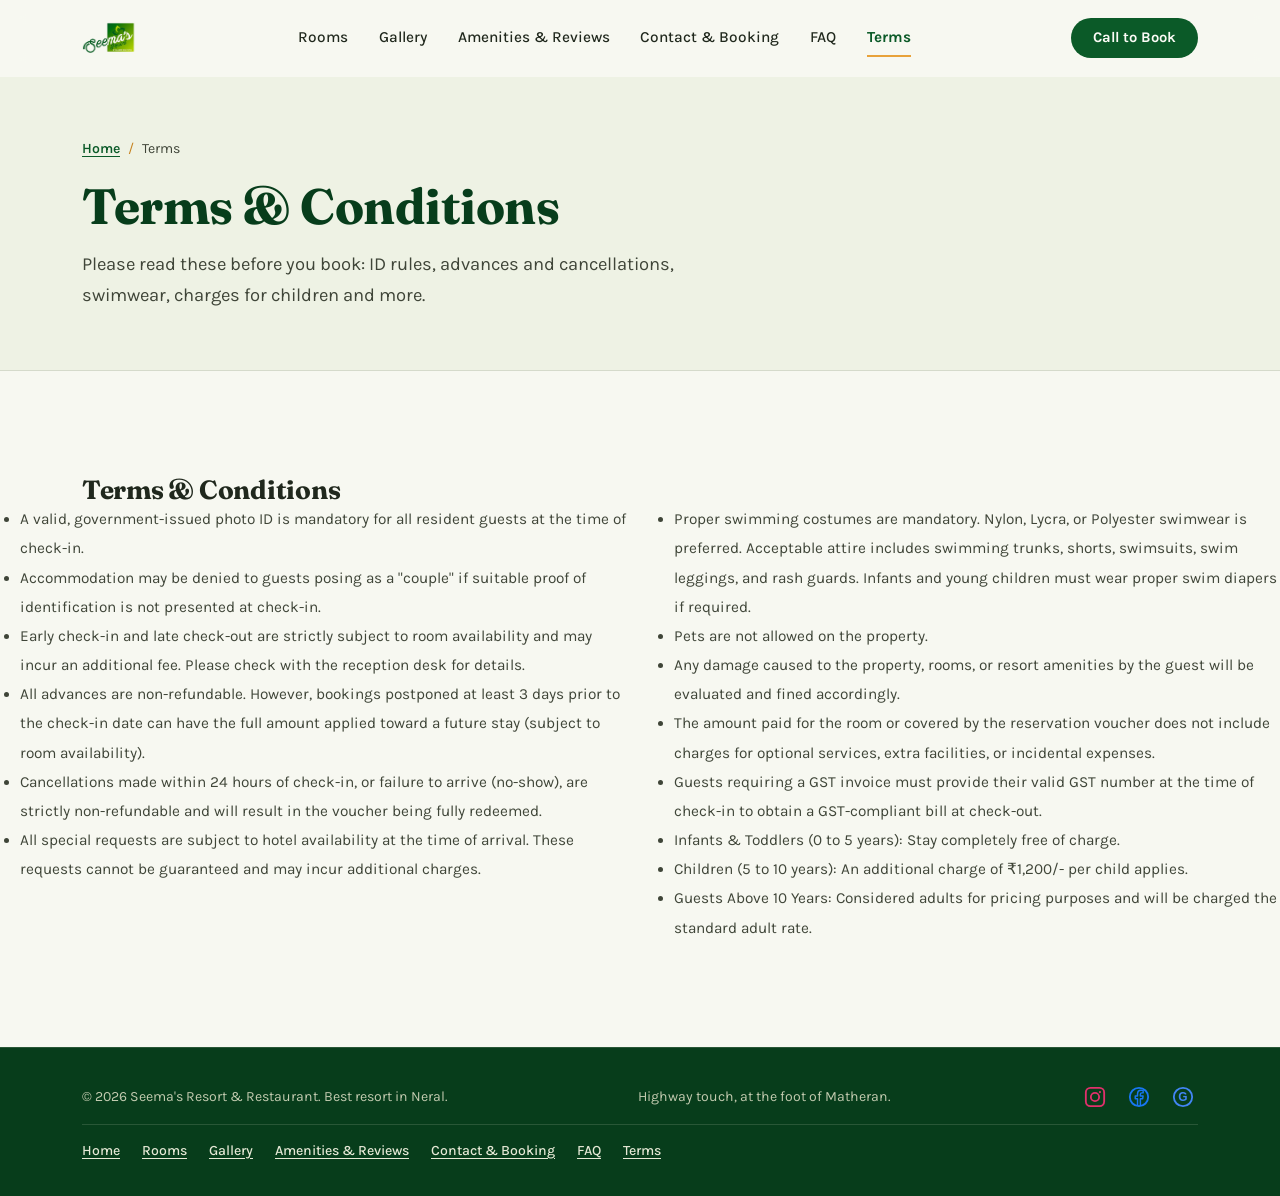
<file: terms.html>
<!DOCTYPE html>
<html lang="en-IN">
<head>
<script>
/* Crawler-safe motion flag.
   html.motion is added ONLY for real browsers that allow motion. Crawlers, headless/automated
   browsers and prefers-reduced-motion users never get it, so for them every piece of text stays
   at full opacity from the first paint (no scroll-reveal, no entrance animation). */
(function(){
  var d=document.documentElement; d.classList.add("js");
  var ua=navigator.userAgent||"";
  var bot=/bot|crawl|spider|slurp|google|bing|yandex|baidu|duckduck|lighthouse|pagespeed|headless|prerender|preview/i.test(ua)||navigator.webdriver===true;
  var calm=window.matchMedia&&matchMedia("(prefers-reduced-motion: reduce)").matches;
  if(!bot&&!calm&&"IntersectionObserver" in window)d.classList.add("motion");
})();
</script>
  <!-- Google tag (gtag.js) -->
<script async src="https://www.googletagmanager.com/gtag/js?id=G-0GT1BMGPNV"></script>
<script>
  window.dataLayer = window.dataLayer || [];
  function gtag(){dataLayer.push(arguments);}
  gtag('js', new Date());

  gtag('config', 'G-0GT1BMGPNV');
</script>
<meta charset="UTF-8">
<meta name="viewport" content="width=device-width, initial-scale=1.0">
<meta name="theme-color" content="#0B5A28">
<title>Terms &amp; Conditions | Seema&#x27;s Resort &amp; Restaurant, Neral</title>
<meta name="description" content="Booking terms for Seema&#x27;s Resort &amp; Restaurant, Neral: ID requirements, advances and cancellations, swimwear rules, pets and charges for children.">
<meta name="robots" content="index, follow, max-image-preview:large, max-snippet:-1, max-video-preview:-1">
<meta name="author" content="Seema's Resort &amp; Restaurant">
<meta name="geo.region" content="IN-MH">
<meta name="geo.placename" content="Neral, Maharashtra">
<meta name="geo.position" content="19.0112567;73.3265305">
<meta name="ICBM" content="19.0112567, 73.3265305">
<link rel="canonical" href="https://www.seemaresort.in/terms">

<!-- Open Graph / Facebook, WhatsApp, Instagram link previews -->
<meta property="og:type" content="website">
<meta property="og:site_name" content="Seema's Resort &amp; Restaurant">
<meta property="og:title" content="Terms &amp; Conditions | Seema&#x27;s Resort &amp; Restaurant, Neral">
<meta property="og:description" content="Booking terms for Seema&#x27;s Resort &amp; Restaurant, Neral: ID requirements, advances and cancellations, swimwear rules, pets and charges for children.">
<meta property="og:url" content="https://www.seemaresort.in/terms">
<meta property="og:image" content="https://www.seemaresort.in/images/og-image.jpg">
<meta property="og:image:width" content="1200">
<meta property="og:image:height" content="630">
<meta property="og:image:alt" content="Swimming pool at Seema&#x27;s Resort &amp; Restaurant, Neral near Matheran &amp; Karjat">
<meta property="og:locale" content="en_IN">

<!-- Twitter Card -->
<meta name="twitter:card" content="summary_large_image">
<meta name="twitter:title" content="Terms &amp; Conditions | Seema&#x27;s Resort &amp; Restaurant, Neral">
<meta name="twitter:description" content="Booking terms for Seema&#x27;s Resort &amp; Restaurant, Neral: ID requirements, advances and cancellations, swimwear rules, pets and charges for children.">
<meta name="twitter:image" content="https://www.seemaresort.in/images/og-image.jpg">

<link rel="icon" type="image/png" sizes="32x32" href="images/favicon-32.png">
<link rel="apple-touch-icon" href="images/apple-touch-icon.png">
<link rel="preconnect" href="https://fonts.googleapis.com">
<link rel="preconnect" href="https://fonts.gstatic.com" crossorigin>
<link href="https://fonts.googleapis.com/css2?family=Fraunces:ital,opsz,wght@0,9..144,400;0,9..144,600;0,9..144,700;1,9..144,500&family=Karla:wght@400;500;600;700&display=swap" rel="stylesheet">
<link rel="stylesheet" href="css/style.css?v=2026-10-23">

<script type="application/ld+json">
{
  "@context": "https://schema.org",
  "@type": "BreadcrumbList",
  "itemListElement": [
    {
      "@type": "ListItem",
      "position": 1,
      "name": "Home",
      "item": "https://www.seemaresort.in/"
    },
    {
      "@type": "ListItem",
      "position": 2,
      "name": "Terms & Conditions",
      "item": "https://www.seemaresort.in/terms"
    }
  ]
}
</script>
</head>
<body>
<a class="skip-link" href="#main">Skip to content</a>

<header class="site">
  <div class="wrap nav">
    <a href="./" class="brand-logo"><img src="images/LogoMainNoBG.png" alt="Seema's Resort &amp; Restaurant, Neral" class="logo-img" width="500" height="500" fetchpriority="high"></a>
    <nav class="links" id="navLinks" aria-label="Primary">
      <a href="./" class="nav-home">Home</a>
      <a href="rooms">Rooms</a>
      <a href="gallery">Gallery</a>
      <a href="amenities-reviews">Amenities &amp; Reviews</a>
      <a href="contact-booking">Contact &amp; Booking</a>
      <a href="faq">FAQ</a>
      <a href="terms" aria-current="page">Terms</a>
    </nav>
    <div class="nav-actions">
      <a class="call-btn" href="tel:+917559411323">Call to Book</a>
      <button type="button" class="menu-toggle" id="menuToggle" aria-label="Toggle menu" aria-controls="navLinks" aria-expanded="false">&#9776;</button>
    </div>
  </div>
</header>

<main id="main">
<section class="page-hero">
  <div class="wrap">
    <nav class="crumbs" aria-label="Breadcrumb"><ol><li><a href="./">Home</a></li><li aria-current="page">Terms</li></ol></nav>
    <h1>Terms &amp; Conditions</h1>
    <p class="lede">Please read these before you book: ID rules, advances and cancellations, swimwear, charges for children and more.</p>
  </div>
</section>

<section class="section" id="terms">
  <div class="wrap">
    <h2>Terms &amp; Conditions</h2>
    </div>
    <ul class="terms-list">
      <li>A valid, government-issued photo ID is mandatory for all resident guests at the time of check-in.</li>
      <li>Accommodation may be denied to guests posing as a "couple" if suitable proof of identification is not presented at check-in.</li>
      <li>Early check-in and late check-out are strictly subject to room availability and may incur an additional fee. Please check with the reception desk for details.</li>
      <li>All advances are non-refundable. However, bookings postponed at least 3 days prior to the check-in date can have the full amount applied toward a future stay (subject to room availability).</li>
      <li>Cancellations made within 24 hours of check-in, or failure to arrive (no-show), are strictly non-refundable and will result in the voucher being fully redeemed.</li>
      <li>All special requests are subject to hotel availability at the time of arrival. These requests cannot be guaranteed and may incur additional charges.</li>
      <li>Proper swimming costumes are mandatory. Nylon, Lycra, or Polyester swimwear is preferred. Acceptable attire includes swimming trunks, shorts, swimsuits, swim leggings, and rash guards. Infants and young children must wear proper swim diapers if required.</li>
      <li>Pets are not allowed on the property.</li>
      <li>Any damage caused to the property, rooms, or resort amenities by the guest will be evaluated and fined accordingly.</li>
      <li>The amount paid for the room or covered by the reservation voucher does not include charges for optional services, extra facilities, or incidental expenses.</li>
      <li>Guests requiring a GST invoice must provide their valid GST number at the time of check-in to obtain a GST-compliant bill at check-out.</li>
      <li>Infants &amp; Toddlers (0 to 5 years): Stay completely free of charge.</li>
      <li>Children (5 to 10 years): An additional charge of ₹1,200/- per child applies.</li>
      <li>Guests Above 10 Years: Considered adults for pricing purposes and will be charged the standard adult rate.</li>
    </ul>
  </div>
</section>
</main>

<footer>
  <div class="wrap">
    <span>© <span id="year"></span> Seema's Resort &amp; Restaurant. Best resort in Neral.</span>
    <span>Highway touch, at the foot of Matheran.</span>
    <span class="footer-social">
      <a href="https://www.instagram.com/seemas_resort/" target="_blank" rel="noopener" aria-label="Seema Resort on Instagram">
        <svg width="22" height="22" viewBox="0 0 24 24" fill="none" xmlns="http://www.w3.org/2000/svg">
          <rect x="2" y="2" width="20" height="20" rx="5" stroke="#E1306C" stroke-width="2"/>
          <circle cx="12" cy="12" r="4.5" stroke="#E1306C" stroke-width="2"/>
          <circle cx="17.4" cy="6.6" r="1.2" fill="#E1306C"/>
        </svg>
      </a>
      <a href="https://www.facebook.com/Seemaresort/" target="_blank" rel="noopener" aria-label="Seema Resort on Facebook">
        <svg width="22" height="22" viewBox="0 0 24 24" fill="none" xmlns="http://www.w3.org/2000/svg">
          <circle cx="12" cy="12" r="10" stroke="#1877F2" stroke-width="2"/>
          <path d="M13.5 21.8V13.9H16L16.4 10.9H13.5V9C13.5 8.1 13.7 7.5 15 7.5H16.5V4.8C16.2 4.8 15.3 4.7 14.2 4.7C11.9 4.7 10.4 6.1 10.4 8.7V10.9H7.9V13.9H10.4V21.8" stroke="#1877F2" stroke-width="1.6" stroke-linejoin="round"/>
        </svg>
      </a>
      <a href="https://share.google/HcRE6eb77J1XFDzAg" target="_blank" rel="noopener" aria-label="Seema Resort on Google">
        <svg width="22" height="22" viewBox="0 0 24 24" fill="none" xmlns="http://www.w3.org/2000/svg">
          <circle cx="12" cy="12" r="10" stroke="#4285F4" stroke-width="2"/>
          <text x="12" y="16.5" text-anchor="middle" font-family="Arial,sans-serif" font-size="13" font-weight="700" fill="#4285F4">G</text>
        </svg>
      </a>
    </span>
    <nav class="footer-nav" aria-label="Footer">
      <a href="./">Home</a>
      <a href="rooms">Rooms</a>
      <a href="gallery">Gallery</a>
      <a href="amenities-reviews">Amenities &amp; Reviews</a>
      <a href="contact-booking">Contact &amp; Booking</a>
      <a href="faq">FAQ</a>
      <a href="terms">Terms</a>
    </nav>
  </div>
</footer>

<nav class="mobile-bar" aria-label="Quick contact">
  <a class="c" href="tel:+917559411323">Call now</a>
  <a class="c2" href="tel:+917745852323">Call us</a>
  <a class="w" href="https://wa.me/917559411323?text=Hi%20Seema%20Resort%2C%20I%27d%20like%20to%20check%20availability." target="_blank" rel="noopener">WhatsApp</a>
</nav>

<script src="js/main.js?v=2026-10-23" defer></script>
</body>
</html>
</file>
<file: css/style.css>
/* =========================================================
   1. TOKENS
   ========================================================= */
:root{
  --forest:#0B5A28; --forest-deep:#073D1B; --leaf-light:#8CC63F;
  --gold:#E8A23A; --gold-dark:#C6821F;
  --cream:#F7F8F1; --cream-soft:#EEF2E4; --paper:#FBFBF6;
  --charcoal:#20281D; --ink-soft:#3F4538; --muted:#5D6254;
  --on-dark:#E6E9D6; --on-dark-muted:#C3CBB0;
  --line:rgba(32,40,29,.12);
  --wa:#25D366; --wa-dark:#12803D;

  --font-display:'Fraunces',Georgia,serif;
  --font-body:'Karla',system-ui,-apple-system,'Segoe UI',sans-serif;

  --r-sm:10px; --r:16px; --r-pill:999px;
  --shadow-sm:0 2px 8px rgba(7,61,27,.06);
  --shadow:0 10px 30px rgba(7,61,27,.10);
  --shadow-lg:0 20px 48px rgba(7,61,27,.18);

  --ease:cubic-bezier(.22,.61,.36,1);
  --t:.25s var(--ease);
  --gutter:clamp(20px,4vw,32px);
  --section-y:clamp(64px,9vw,104px);
  --header-h:76px;
}

/* =========================================================
   2. BASE
   ========================================================= */
*,*::before,*::after{box-sizing:border-box}
html{scroll-behavior:smooth;scroll-padding-top:var(--header-h);-webkit-text-size-adjust:100%}
body{
  margin:0;background:var(--cream);color:var(--charcoal);
  font:400 clamp(16px,.3vw + 15px,17.5px)/1.65 var(--font-body);
  -webkit-font-smoothing:antialiased;text-rendering:optimizeLegibility;
}
h1,h2,h3{font-family:var(--font-display);font-weight:700;margin:0;letter-spacing:-.01em;line-height:1.15;text-wrap:balance}
h4{margin:0}
p{margin:0;text-wrap:pretty}
ul{margin:0}
a{color:inherit;text-underline-offset:3px}
img,svg{display:block;max-width:100%}
button,input,select,textarea{font:inherit;color:inherit}
:focus-visible{outline:3px solid var(--gold);outline-offset:3px;border-radius:4px}

.wrap{width:100%;max-width:1180px;margin-inline:auto;padding-inline:var(--gutter)}
.skip-link{
  position:absolute;left:12px;top:-64px;z-index:100;padding:10px 18px;
  background:var(--forest-deep);color:#fff;border-radius:var(--r-pill);font-weight:700;text-decoration:none;
  transition:top var(--t);
}
.skip-link:focus{top:12px}

/* Shared button behaviour */
.call-btn,.btn-primary,.btn-ghost,.book-form button,.room-cta a,.mobile-bar a{
  display:inline-flex;align-items:center;justify-content:center;gap:8px;
  border-radius:var(--r-pill);font-weight:700;line-height:1.2;text-decoration:none;cursor:pointer;
  transition:transform var(--t),box-shadow var(--t),background-color var(--t),color var(--t),border-color var(--t);
}
.call-btn:active,.btn-primary:active,.btn-ghost:active,.book-form button:active,.room-cta a:active,.mobile-bar a:active{transform:scale(.97)}
.call-btn,.btn-primary{background:var(--forest);color:var(--paper)}
.call-btn:hover,.btn-primary:hover{background:var(--forest-deep);transform:translateY(-2px);box-shadow:0 8px 20px rgba(7,61,27,.28)}
.call-btn{padding:11px 22px;font-size:.92rem;white-space:nowrap}
.btn-primary,.btn-ghost{padding:14px 28px;font-size:1rem}
.btn-ghost{border:2px solid var(--forest);color:var(--forest);padding:12px 26px}
.btn-ghost:hover{background:rgba(11,90,40,.08);transform:translateY(-2px)}
.link-strong{color:var(--forest);font-weight:600}
.link-gold{color:var(--gold)}
.link-gold:hover{color:#F3B24F}

/* =========================================================
   3. HEADER & NAVIGATION
   ========================================================= */
header.site{
  position:sticky;top:0;z-index:50;
  background:rgba(247,248,241,.86);
  -webkit-backdrop-filter:saturate(1.4) blur(12px);backdrop-filter:saturate(1.4) blur(12px);
  border-bottom:1px solid transparent;
  transition:box-shadow var(--t),border-color var(--t),background-color var(--t);
}
header.site.is-scrolled{background:rgba(247,248,241,.96);border-color:var(--line);box-shadow:0 6px 24px rgba(7,61,27,.08)}
.nav{display:flex;align-items:center;justify-content:space-between;gap:16px;padding-block:10px}
.brand-logo{display:flex;align-items:center;flex-shrink:0;border-radius:8px}
.logo-img{height:56px;width:auto;max-width:50vw;transition:transform var(--t)}
.brand-logo:hover .logo-img{transform:scale(1.04)}
nav.links{display:flex;gap:clamp(18px,2.4vw,32px);font-size:.96rem;font-weight:500}
nav.links a{position:relative;padding-block:6px;text-decoration:none;transition:color var(--t)}
nav.links a::after{content:"";position:absolute;left:0;bottom:0;height:2px;width:100%;background:var(--gold);transform:scaleX(0);transform-origin:left;transition:transform var(--t)}
nav.links a:hover{color:var(--forest)}
nav.links a:hover::after,nav.links a:focus-visible::after{transform:scaleX(1)}
.nav-actions{display:flex;align-items:center;gap:12px}
.menu-toggle{
  display:none;width:44px;height:44px;align-items:center;justify-content:center;
  background:none;border:0;border-radius:50%;font-size:1.5rem;line-height:1;color:var(--forest);cursor:pointer;
  transition:background-color var(--t),transform var(--t);
}
.menu-toggle:hover{background:rgba(11,90,40,.08)}
.menu-toggle:active{transform:scale(.92)}
@media(max-width:400px){.call-btn{padding:9px 14px;font-size:.84rem}}
@media(max-width:860px){
  .menu-toggle{display:inline-flex}
  nav.links{
    position:absolute;top:100%;left:0;right:0;flex-direction:column;gap:0;
    background:var(--paper);border-bottom:1px solid var(--line);box-shadow:var(--shadow);
    opacity:0;visibility:hidden;transform:translateY(-8px);
    transition:opacity var(--t),transform var(--t),visibility 0s linear .25s;
  }
  nav.links.open{opacity:1;visibility:visible;transform:none;transition-delay:0s}
  nav.links a{padding:16px var(--gutter);border-top:1px solid var(--line)}
  nav.links a::after{display:none}
  nav.links a:hover{background:var(--cream-soft)}
}

/* =========================================================
   4. HERO & ROUTE STRIP
   ========================================================= */
.hero{
  position:relative;display:flex;align-items:center;min-height:clamp(520px,82vh,780px);color:#fff;
  background:linear-gradient(100deg,rgba(7,61,27,.9) 0%,rgba(7,61,27,.58) 55%,rgba(7,61,27,.28) 100%),
             url(../images/pool.jpeg) center/cover no-repeat;
}
.hero-inner{padding-block:clamp(72px,10vw,110px)}
.hero-inner>div{max-width:740px}
/* one orchestrated page-load sequence (real browsers only: html.motion) */
.motion .hero-inner>div>*{animation:rise .8s var(--ease) backwards}
.motion .hero-inner>div>:nth-child(2){animation-delay:.08s}
.motion .hero-inner>div>:nth-child(3){animation-delay:.16s}
.motion .hero-inner>div>:nth-child(4){animation-delay:.24s}
.motion .hero-inner>div>:nth-child(5){animation-delay:.32s}
.eyebrow-line{
  display:inline-block;margin-bottom:18px;padding:6px 14px;font-size:.85rem;font-weight:600;color:#fff;
  background:rgba(255,255,255,.14);border:1px solid rgba(255,255,255,.3);border-radius:var(--r-pill);
  -webkit-backdrop-filter:blur(6px);backdrop-filter:blur(6px);
}
.hero h1{font-size:clamp(2.1rem,3.6vw + 1rem,3.6rem);line-height:1.08;color:#fff;margin-bottom:22px;text-shadow:0 2px 24px rgba(0,0,0,.25)}
.hero h1 i{display:block;margin-top:12px;font-style:italic;font-weight:500;font-size:.52em;line-height:1.25;color:var(--gold)}
.hero .lede{max-width:48ch;margin-bottom:30px;font-size:clamp(1.05rem,.4vw + 1rem,1.2rem);color:var(--cream-soft)}
.hero-ctas{display:flex;flex-wrap:wrap;gap:14px;margin-bottom:34px}
.hero .btn-primary{background:var(--gold);color:var(--forest-deep)}
.hero .btn-primary:hover{background:#F3B24F}
.hero .btn-ghost{border-color:#fff;color:#fff}
.hero .btn-ghost:hover{background:rgba(255,255,255,.14)}
.hero-chips{display:flex;flex-wrap:wrap;gap:10px;margin:0;padding:0;list-style:none}
.hero-chips li{
  padding:8px 16px;font-size:.9rem;font-weight:600;
  background:rgba(255,255,255,.12);border:1px solid rgba(255,255,255,.25);border-radius:var(--r-pill);
  -webkit-backdrop-filter:blur(6px);backdrop-filter:blur(6px);
}
@media(max-width:700px){
  .hero{min-height:74vh;background:linear-gradient(180deg,rgba(7,61,27,.72),rgba(7,61,27,.82)),url(../images/pool.jpeg) center/cover no-repeat}
  .hero-ctas>a{flex:1 1 100%}
}

.route{background:var(--forest-deep);color:var(--paper);padding-block:clamp(44px,6vw,60px)}
.route-head{font-weight:500;font-style:italic;font-size:clamp(1.15rem,1rem + .6vw,1.35rem);color:var(--on-dark);margin-bottom:clamp(28px,4vw,38px)}
.route-track{display:flex;justify-content:space-between;gap:12px;position:relative}
.route-track::before{content:"";position:absolute;top:9px;left:0;right:0;height:2px;background:repeating-linear-gradient(90deg,rgba(232,162,58,.6) 0 10px,transparent 10px 20px)}
.stop{position:relative;flex:1;min-width:0;padding-top:32px}
.stop::before{content:"";position:absolute;top:0;left:0;width:20px;height:20px;border-radius:50%;background:var(--gold);border:3px solid var(--forest-deep)}
.stop.here::before{width:22px;height:22px;background:var(--leaf-light);box-shadow:0 0 0 6px rgba(140,198,63,.18)}
.stop h3{margin-bottom:4px;font-family:var(--font-body);font-size:1rem;color:var(--paper)}
.stop span{font-size:.92rem;color:var(--on-dark-muted)}
@media(max-width:720px){
  .route-track{flex-direction:column;gap:28px}
  .route-track::before{top:0;bottom:0;left:9px;right:auto;width:2px;height:auto;background:repeating-linear-gradient(180deg,rgba(232,162,58,.6) 0 10px,transparent 10px 20px)}
  .stop{padding:0 0 0 36px}
  .stop::before{top:2px}
}

/* =========================================================
   5. SECTIONS & TYPOGRAPHY
   ========================================================= */
.section{padding-block:var(--section-y)}
.section--soft{background:var(--cream-soft)}
.section--flush-bottom{padding-bottom:0}
.section-head{max-width:680px;margin-bottom:clamp(32px,5vw,52px)}
.section-head--compact{margin-bottom:clamp(24px,4vw,36px)}
.section-head--flush{margin-bottom:16px}
.section-head h2{margin-bottom:14px;font-size:clamp(1.9rem,2.6vw + 1rem,2.6rem);color:var(--forest-deep)}
.section-head p{max-width:62ch;font-size:1.05rem;color:var(--ink-soft)}
.kicker{margin-bottom:10px;font-family:var(--font-display);font-style:italic;font-weight:600;font-size:.95rem;color:var(--forest)}
.rooms-note{margin-bottom:clamp(24px,4vw,40px);font-size:.95rem;font-style:italic;color:var(--muted)}
.section-head .rooms-note{margin-bottom:0;font-style:normal}

/* ---------- Check-in slots ---------- */
.slot-grid{display:grid;grid-template-columns:repeat(auto-fit,minmax(min(100%,300px),1fr));gap:24px}
.slot-card{padding:28px 26px;background:#fff;border-radius:var(--r);box-shadow:var(--shadow);transition:transform var(--t),box-shadow var(--t)}
.slot-card:hover{transform:translateY(-4px);box-shadow:var(--shadow-lg)}
.slot-card h3{margin-bottom:16px;font-size:1.05rem;color:var(--forest)}
.slot-flow{display:flex;align-items:center;flex-wrap:wrap;gap:14px}
.slot-point{flex:1;min-width:120px}
.slot-point .label{margin-bottom:4px;font-size:.82rem;font-weight:600;color:var(--muted)}
.slot-point .time{font-family:var(--font-display);font-size:1.35rem;font-weight:700;color:var(--forest-deep)}
.slot-point .part{font-size:.88rem;color:var(--muted)}
.slot-arrow{font-size:1.3rem;color:var(--gold-dark)}
.slot-note{margin-top:14px;font-size:.85rem;font-weight:600;color:var(--forest)}

/* ---------- Rooms ---------- */
.rooms-grid{display:grid;grid-template-columns:repeat(2,1fr);gap:clamp(20px,3vw,30px)}
@media(max-width:820px){.rooms-grid{grid-template-columns:1fr}}
.room-card{display:flex;flex-direction:column;overflow:hidden;background:#fff;border-radius:var(--r);box-shadow:var(--shadow);transition:transform .3s var(--ease),box-shadow .3s var(--ease)}
.room-card:hover{transform:translateY(-6px);box-shadow:var(--shadow-lg)}
.room-visual{position:relative;height:clamp(220px,26vw,280px);overflow:hidden;background:var(--cream-soft)}
.carousel-track{display:flex;height:100%;transition:transform .9s cubic-bezier(.65,0,.35,1);touch-action:pan-y}
.carousel-track img{flex:0 0 100%;width:100%;height:100%;object-fit:cover;object-position:center}
.carousel-dots{position:absolute;left:0;right:0;bottom:10px;z-index:2;display:flex;justify-content:center;gap:6px}
.carousel-dots button{
  position:relative;width:8px;height:8px;padding:0;border:0;border-radius:var(--r-pill);
  background:rgba(255,255,255,.55);cursor:pointer;
  transition:width var(--t),background-color var(--t);
}
.carousel-dots button::after{content:"";position:absolute;inset:-10px -4px}  /* larger tap target */
.carousel-dots button:hover{background:rgba(255,255,255,.85)}
.carousel-dots button.active{width:22px;background:#fff}
.room-body{display:flex;flex:1;flex-direction:column;padding:clamp(22px,3vw,28px)}
.room-body h3{margin-bottom:6px;font-size:1.35rem;color:var(--forest-deep)}
.room-body .tagline{margin-bottom:16px;font-size:.95rem;color:var(--muted)}
.price-row{display:flex;flex-wrap:wrap;gap:12px;margin-bottom:20px}
.price-chip{padding:10px 16px;background:var(--cream-soft);border-radius:var(--r-sm)}
.price-chip strong{display:block;font-family:var(--font-display);font-size:1.2rem;line-height:1.3;color:var(--forest-deep)}
.price-chip span{font-size:.78rem;color:var(--muted)}
.price-chip:first-child{background:var(--forest)}
.price-chip:first-child strong,.price-chip:first-child span{color:#fff}
.meal-slots{display:grid;grid-template-columns:repeat(auto-fit,minmax(min(100%,200px),1fr));gap:16px;margin-bottom:22px;padding-top:16px;border-top:1px solid var(--line)}
.meal-slot h4{margin-bottom:6px;font-size:.84rem;font-weight:700;color:var(--forest)}
.meal-flag{font-size:.74rem;font-weight:600}
.meal-slot p{font-size:.88rem;line-height:1.5;color:var(--muted)}
.room-cta{display:flex;flex-wrap:wrap;gap:10px;margin-top:auto}
.room-cta a{flex:1 1 140px;padding:12px;font-size:.92rem}
.room-cta .wa{background:var(--wa-dark);color:#fff}
.room-cta .wa:hover{background:#0E6B32;transform:translateY(-2px);box-shadow:0 8px 18px rgba(18,128,61,.3)}
.room-cta .ask{border:2px solid var(--forest);color:var(--forest)}
.room-cta .ask:hover{background:var(--forest);color:#fff;transform:translateY(-2px)}
.room-more{
  grid-column:1/-1;display:flex;flex-wrap:wrap;align-items:center;justify-content:space-between;gap:20px;
  padding:clamp(24px,4vw,34px) clamp(22px,4vw,32px);background:var(--cream-soft);border:1px solid var(--line);border-radius:var(--r);
}
.room-more h3{margin-bottom:6px;font-size:1.3rem;color:var(--forest-deep)}
.room-more p{max-width:56ch;font-size:.98rem;color:var(--ink-soft)}
.room-more .call-btn{flex-shrink:0}

/* ---------- Amenities & info cards ---------- */
.amenities-grid,.info-grid{display:grid;gap:20px}
.amenities-grid{grid-template-columns:repeat(auto-fit,minmax(min(100%,260px),1fr))}
.info-grid{grid-template-columns:repeat(auto-fit,minmax(min(100%,240px),1fr))}
.amenity-card,.info-card{background:#fff;border-radius:var(--r);box-shadow:var(--shadow);transition:transform .3s var(--ease),box-shadow .3s var(--ease)}
.amenity-card:hover,.info-card:hover{transform:translateY(-4px);box-shadow:var(--shadow-lg)}
.amenity-card{padding:clamp(26px,3vw,34px) clamp(22px,3vw,30px)}
.amenity-card h3{margin-bottom:14px;font-size:1.15rem;color:var(--forest-deep)}
.amenity-card h3::before{display:grid;place-items:center;width:52px;height:52px;margin-bottom:16px;font-size:1.6rem;background:var(--cream-soft);border-radius:14px}
.amenity-card:nth-child(1) h3::before{content:"\1F3B1"}
.amenity-card:nth-child(2) h3::before{content:"\1F3CA"}
.amenity-card:nth-child(3) h3::before{content:"\1F3E8"}
.amenity-card ul{padding-left:18px;font-size:.96rem;line-height:1.9;color:var(--ink-soft)}
.amenity-card li::marker{color:var(--forest)}
.info-card{padding:clamp(24px,3vw,30px) 26px}
.info-card h3{margin-bottom:12px;font-size:1.05rem;color:var(--forest-deep)}
.info-card ul{padding-left:16px;font-size:.93rem;line-height:1.75;color:var(--ink-soft)}
.info-card li::marker{color:var(--gold-dark)}

/* ---------- Gallery ---------- */
.gallery{display:grid;grid-template-columns:repeat(auto-fit,minmax(min(100%,260px),1fr));gap:clamp(14px,2vw,20px)}
.g-tile{position:relative;display:flex;align-items:flex-end;aspect-ratio:4/5;padding:18px;overflow:hidden;background:var(--cream-soft);border-radius:var(--r);box-shadow:var(--shadow)}
.g-tile img{position:absolute;inset:0;width:100%;height:100%;object-fit:cover;transition:transform .6s var(--ease)}
.g-tile:hover img{transform:scale(1.06)}
.g-tile::after{content:"";position:absolute;inset:0;background:linear-gradient(180deg,transparent 45%,rgba(0,0,0,.5))}
.g-tile span{position:relative;z-index:2;font-weight:700;font-size:.95rem;color:#fff}
@media(max-width:700px){.g-tile{aspect-ratio:4/3}}

/* ---------- Guest reviews ---------- */
.rev-grid{display:grid;grid-template-columns:repeat(auto-fit,minmax(min(100%,290px),1fr));gap:22px;align-items:stretch}
.rev-card{display:flex;flex-direction:column;gap:14px;margin:0;padding:26px 24px;background:#fff;border-radius:var(--r);box-shadow:var(--shadow);transition:transform .3s var(--ease),box-shadow .3s var(--ease)}
.rev-card:hover{transform:translateY(-4px);box-shadow:var(--shadow-lg)}
.rev-stars{font-size:1.15rem;letter-spacing:2px;color:var(--gold)}
.rev-card blockquote{flex:1;margin:0;font-size:.97rem;line-height:1.65;color:var(--ink-soft)}
.rev-card blockquote.rev-clamp{display:-webkit-box;-webkit-line-clamp:6;-webkit-box-orient:vertical;overflow:hidden}
.rev-card figcaption{display:flex;align-items:center;gap:12px;margin-top:auto}
.rev-card figcaption strong{display:block;font-size:.95rem;color:var(--forest-deep)}
.rev-card figcaption small,.rev-dialog .rev-who small{font-size:.82rem;color:var(--muted)}
.rev-av{display:flex;align-items:center;justify-content:center;flex-shrink:0;width:38px;height:38px;font-weight:700;color:#fff;background:var(--forest);border-radius:50%}
.rev-more{align-self:flex-start;margin-top:-4px;padding:4px 0;background:none;border:0;font-weight:700;font-size:.92rem;color:var(--forest);text-decoration:underline;text-underline-offset:3px;cursor:pointer;transition:color var(--t)}
.rev-more:hover{color:var(--gold-dark)}
.reviews-cta{margin-top:34px}
.rev-dialog{position:relative;width:calc(100% - 32px);max-width:560px;max-height:85vh;overflow:auto;padding:30px 28px 26px;color:var(--charcoal);border:0;border-radius:var(--r);box-shadow:var(--shadow-lg)}
.rev-dialog[open]{animation:pop .3s var(--ease)}
.rev-dialog::backdrop{background:rgba(7,61,27,.6);-webkit-backdrop-filter:blur(2px);backdrop-filter:blur(2px)}
.rev-dialog[open]::backdrop{animation:fade .3s ease}
.rev-dialog .rev-stars{margin-bottom:12px}
.rev-dialog .rev-text{margin-bottom:20px;font-size:1rem;line-height:1.7;color:var(--ink-soft)}
.rev-dialog .rev-who{display:flex;align-items:center;gap:12px}
.rev-dialog .rev-who strong{display:block;color:var(--forest-deep)}
.rev-dialog-close{position:absolute;top:8px;right:10px;width:40px;height:40px;background:none;border:0;border-radius:50%;font-size:1.3rem;line-height:1;color:var(--forest);cursor:pointer;transition:background-color var(--t)}
.rev-dialog-close:hover{background:var(--cream-soft)}

/* =========================================================
   6. LOCATION & BOOKING
   ========================================================= */
.book{background:var(--forest-deep);color:var(--paper)}
.book .section-head h2{color:var(--paper)}
.book .section-head p{color:var(--on-dark-muted)}
.book-grid{display:grid;grid-template-columns:1fr 1fr;gap:clamp(32px,5vw,56px)}
@media(max-width:860px){.book-grid{grid-template-columns:1fr}}
.book-info h3{margin-bottom:6px;font-size:1.1rem;color:var(--gold)}
.book-info p{margin-bottom:26px;font-size:.98rem;color:var(--on-dark)}
.book-info a{transition:color var(--t)}
.book-info p a:not(.link-gold){color:var(--paper)}
.book-info p a:not(.link-gold):hover{color:var(--gold)}
.map-box{overflow:hidden;font-size:.9rem;color:var(--on-dark-muted);border:1px solid rgba(230,233,214,.3);border-radius:var(--r)}
.map-box iframe{display:block;width:100%;height:clamp(220px,32vw,280px);border:0}
.map-caption{padding:14px 16px}

.book-form{display:flex;flex-direction:column;gap:14px;color-scheme:dark}
.book-form label{display:block;margin-bottom:4px;font-size:.88rem;color:var(--on-dark-muted)}
.row-2{display:grid;grid-template-columns:1fr 1fr;gap:14px}
@media(max-width:480px){.row-2{grid-template-columns:1fr}}
.book-form input,.book-form select,.book-form textarea{
  width:100%;padding:12px 14px;font-size:1rem;color:var(--paper);
  background:rgba(255,255,255,.07);border:1px solid rgba(230,233,214,.35);border-radius:var(--r-sm);
  transition:border-color var(--t),background-color var(--t),box-shadow var(--t);
}
.book-form select{background-color:var(--forest-deep)}
.book-form select option{background:var(--forest-deep);color:var(--paper)}
.book-form textarea{resize:vertical;min-height:90px}
.book-form input::placeholder,.book-form textarea::placeholder{color:#AAB39A}
.book-form input:hover,.book-form select:hover,.book-form textarea:hover{border-color:rgba(230,233,214,.6)}
.book-form input:focus,.book-form select:focus,.book-form textarea:focus{outline:none;border-color:var(--gold);background-color:rgba(255,255,255,.1);box-shadow:0 0 0 3px rgba(232,162,58,.35)}
.book-form button{width:100%;padding:14px;font-size:1rem;border:0}
#waBtn{margin-top:8px;background:var(--wa);color:var(--forest-deep)}
#waBtn:hover{background:#3BE07C;transform:translateY(-2px);box-shadow:0 8px 20px rgba(0,0,0,.25)}
#emailBtn{background:transparent;color:var(--paper);border:1.5px solid rgba(230,233,214,.5)}
.form-status{margin:0;font-size:.95rem;min-height:0}
.form-status:not(:empty){padding:12px 14px;border-radius:10px;background:rgba(255,255,255,.1)}
.form-status.ok{color:#bff0c8}
.form-status.err{color:#ffd3c9}
#emailBtn:disabled{opacity:.6;cursor:wait}
#emailBtn:hover{background:rgba(255,255,255,.1);border-color:var(--paper)}
.form-note{margin-top:2px;font-size:.85rem;color:var(--on-dark-muted)}
.booking-notice{margin-top:6px;padding:16px 18px;background:rgba(255,255,255,.05);border:1px solid rgba(230,233,214,.3);border-radius:var(--r-sm)}
.notice-title{margin-bottom:8px;font-size:.88rem;font-weight:700;color:var(--gold)}
.booking-notice ul{padding-left:18px;font-size:.88rem;line-height:1.7;color:var(--on-dark-muted)}
.notice-link{margin-top:10px;font-size:.84rem}

/* =========================================================
   7. FAQ & TERMS
   ========================================================= */
.faq{max-width:820px}
.faq details{margin-bottom:12px;padding-inline:22px;background:#fff;border-radius:12px;box-shadow:var(--shadow-sm);transition:box-shadow var(--t)}
.faq details:hover,.faq details[open]{box-shadow:var(--shadow)}
.faq summary{display:flex;justify-content:space-between;gap:12px;padding-block:18px;font-weight:700;color:var(--forest-deep);list-style:none;cursor:pointer;transition:color var(--t)}
.faq summary:hover{color:var(--forest)}
.faq summary::-webkit-details-marker{display:none}
.faq summary::after{content:"+";flex-shrink:0;font-size:1.5rem;line-height:1;color:var(--gold-dark);transition:transform var(--t)}
.faq details[open] summary::after{transform:rotate(45deg)}
.faq details[open] p{animation:fade .35s ease}
.faq details p{margin-bottom:18px;color:var(--ink-soft)}
.terms-list{columns:2;column-gap:48px;padding-left:20px;font-size:.96rem;line-height:1.9;color:var(--ink-soft)}
.terms-list li{break-inside:avoid}
@media(max-width:700px){.terms-list{columns:1}}

/* =========================================================
   8. FOOTER & MOBILE ACTION BAR
   ========================================================= */
footer{padding-block:34px;font-size:.88rem;color:var(--on-dark-muted);background:var(--forest-deep);border-top:1px solid rgba(230,233,214,.15)}
footer .wrap{display:flex;flex-wrap:wrap;align-items:center;justify-content:space-between;gap:12px}
.footer-social{display:flex;align-items:center;gap:14px}
.footer-social a{display:inline-flex;padding:4px;border-radius:50%;transition:transform var(--t),background-color var(--t)}
.footer-social a:hover{transform:translateY(-2px) scale(1.1);background:rgba(255,255,255,.9)}
@media(max-width:700px){footer .wrap{flex-direction:column;text-align:center}}

.mobile-bar{display:none}
@media(max-width:860px){
  body{padding-bottom:76px}
  .mobile-bar{
    display:flex;gap:10px;position:fixed;inset:auto 0 0;z-index:60;
    padding:10px 14px calc(10px + env(safe-area-inset-bottom,0px));
    background:rgba(255,255,255,.94);-webkit-backdrop-filter:blur(10px);backdrop-filter:blur(10px);
    box-shadow:0 -6px 24px rgba(0,0,0,.12);
  }
  .mobile-bar a{flex:1;padding:13px 6px;font-size:.9rem}
  .mobile-bar .c{background:var(--forest);color:#fff}
  .mobile-bar .c2{background:#fff;color:var(--forest);border:1.5px solid var(--forest)}
  .mobile-bar .w{background:var(--wa);color:var(--forest-deep)}
}

/* =========================================================
   9. MOTION
   Crawler-safe: nothing is hidden in the static CSS. The inline <head> script adds
   html.motion only for real, motion-friendly browsers (never crawlers, headless tools or
   reduced-motion users). The JS then marks ONLY below-the-fold blocks with .reveal-wait.
   Without html.motion every element is fully visible at first paint.
   ========================================================= */
@keyframes rise{from{opacity:0;transform:translateY(24px)}to{opacity:1;transform:none}}
@keyframes fade{from{opacity:0}to{opacity:1}}
@keyframes pop{from{opacity:0;transform:translateY(12px) scale(.97)}to{opacity:1;transform:none}}

.motion .reveal-wait{opacity:0}
.motion .reveal-wait.is-visible{opacity:1;animation:rise .7s var(--ease) var(--d,0ms) backwards}

@media (prefers-reduced-motion:reduce){
  html{scroll-behavior:auto}
  *,*::before,*::after{animation-duration:.01ms!important;animation-delay:0s!important;animation-iteration-count:1!important;transition-duration:.01ms!important;transition-delay:0s!important}
}

/* =========================================================
   10. MULTI-PAGE ADDITIONS
   ========================================================= */
nav.links a{white-space:nowrap}
nav.links a[aria-current="page"]{color:var(--forest);font-weight:700}
nav.links a[aria-current="page"]::after{transform:scaleX(1)}
nav.links .nav-home{display:none}
@media(max-width:1020px) and (min-width:861px){nav.links{gap:16px;font-size:.9rem}}
@media(max-width:860px){
  nav.links .nav-home{display:block}
  nav.links a[aria-current="page"]{background:var(--cream-soft)}
}

.page-hero{background:var(--cream-soft);border-bottom:1px solid var(--line);padding-block:clamp(34px,6vw,60px)}
.page-hero h1{margin-bottom:14px;font-size:clamp(2rem,3.4vw + 1rem,3.1rem);color:var(--forest-deep)}
.page-hero .lede{max-width:60ch;font-size:clamp(1.02rem,.3vw + 1rem,1.15rem);color:var(--ink-soft)}
.crumbs{margin-bottom:18px;font-size:.88rem;color:var(--muted)}
.crumbs ol{display:flex;flex-wrap:wrap;gap:8px;margin:0;padding:0;list-style:none}
.crumbs li+li::before{content:"/";margin-right:8px;color:var(--gold-dark)}
.crumbs a{color:var(--forest);font-weight:600}
.crumbs [aria-current]{color:var(--ink-soft)}

.card-link{display:inline-block;margin-top:14px;font-weight:700;font-size:.95rem;color:var(--forest)}
.card-link:hover{color:var(--gold-dark)}
.info-card p{font-size:.95rem;line-height:1.7;color:var(--ink-soft)}

.footer-nav{display:flex;flex-wrap:wrap;gap:8px 22px;flex-basis:100%;padding-top:14px;border-top:1px solid rgba(230,233,214,.15)}
.footer-nav a{color:var(--on-dark);font-weight:500}
.footer-nav a:hover{color:var(--gold)}
@media(max-width:700px){.footer-nav{justify-content:center}}
</file>
